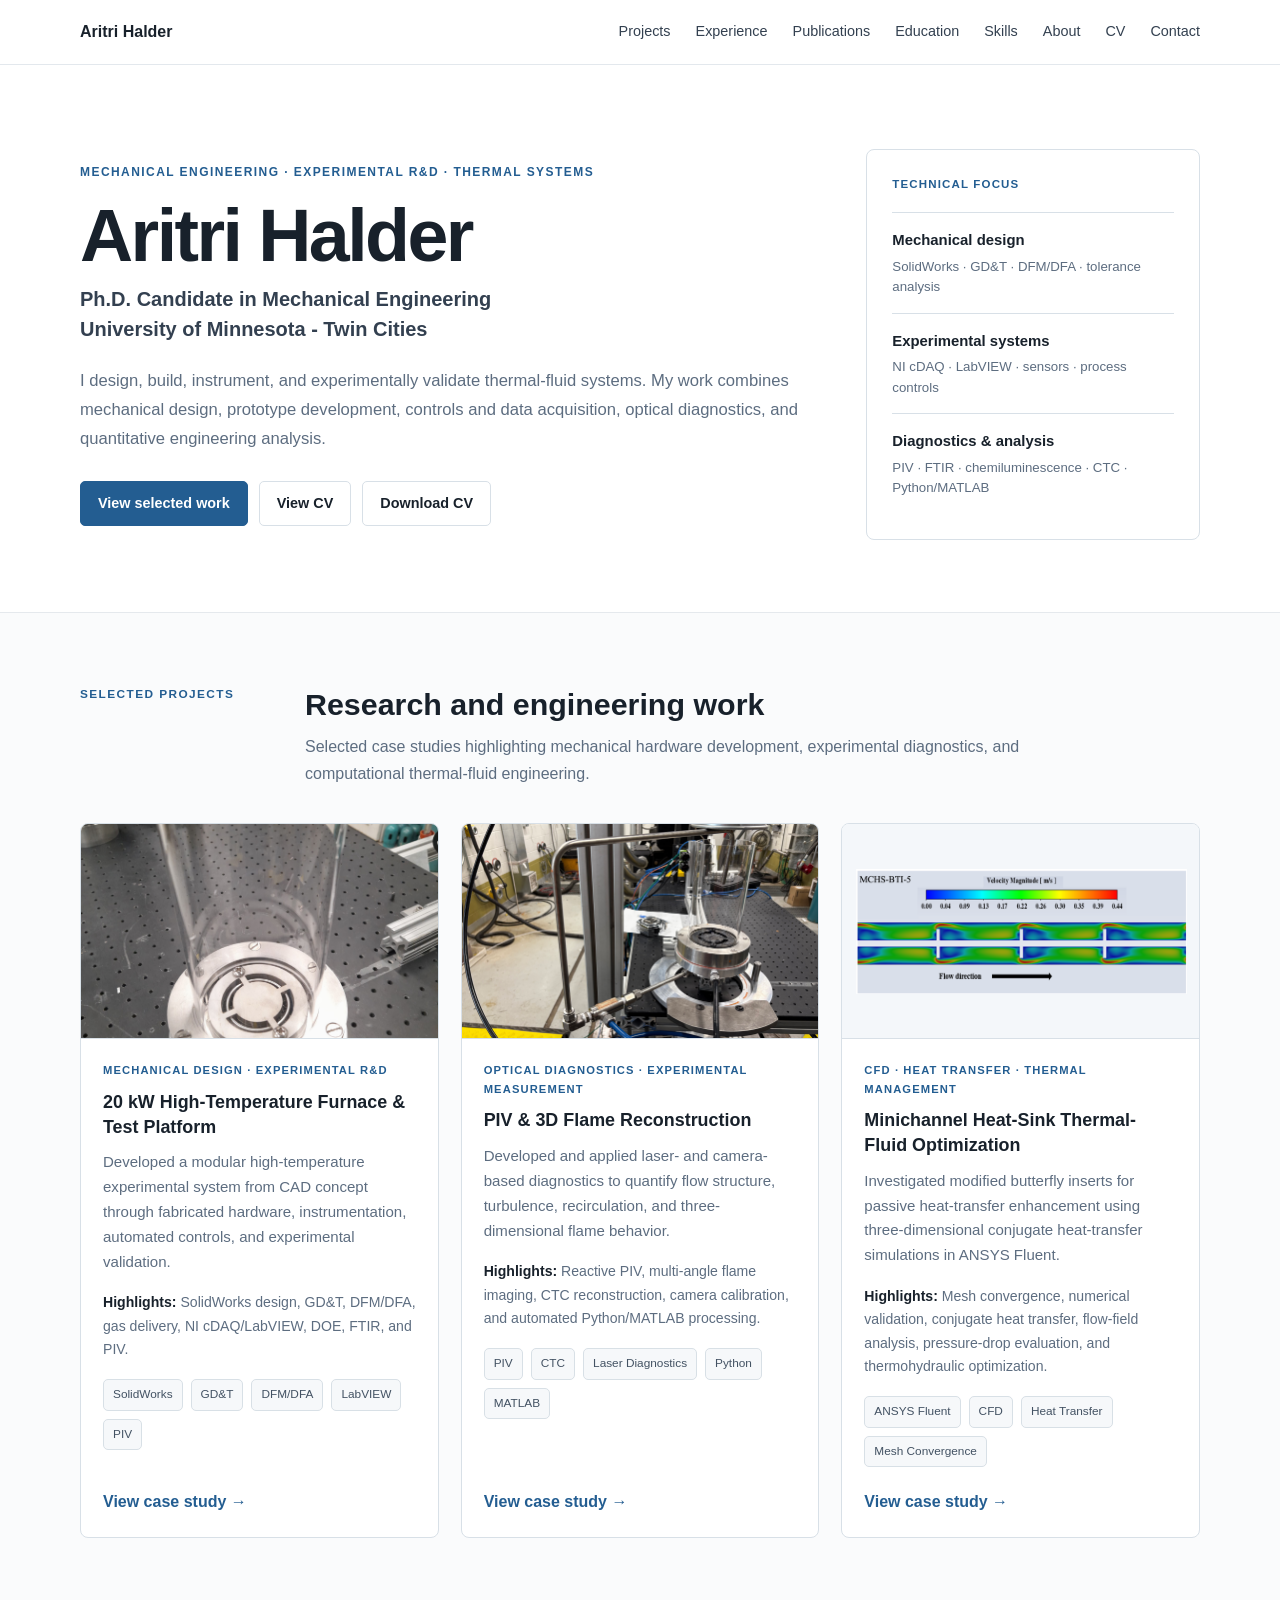
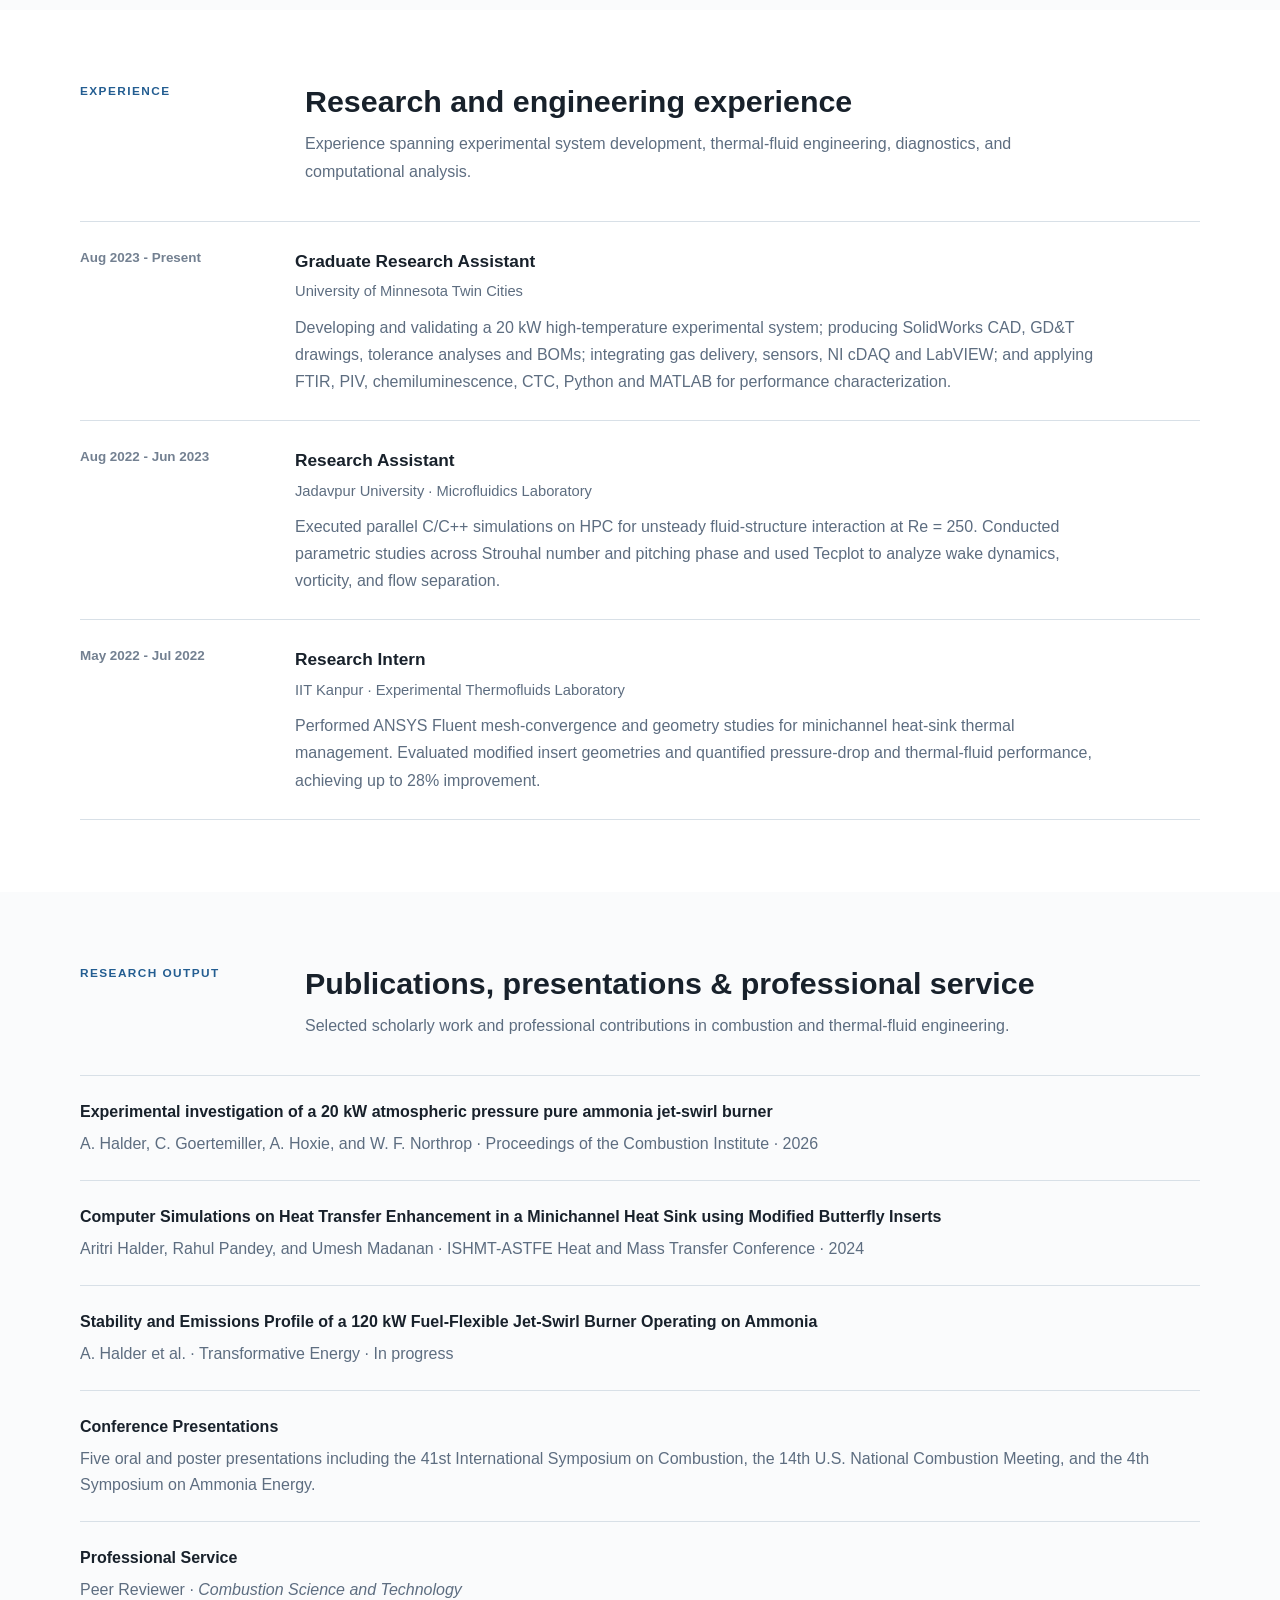
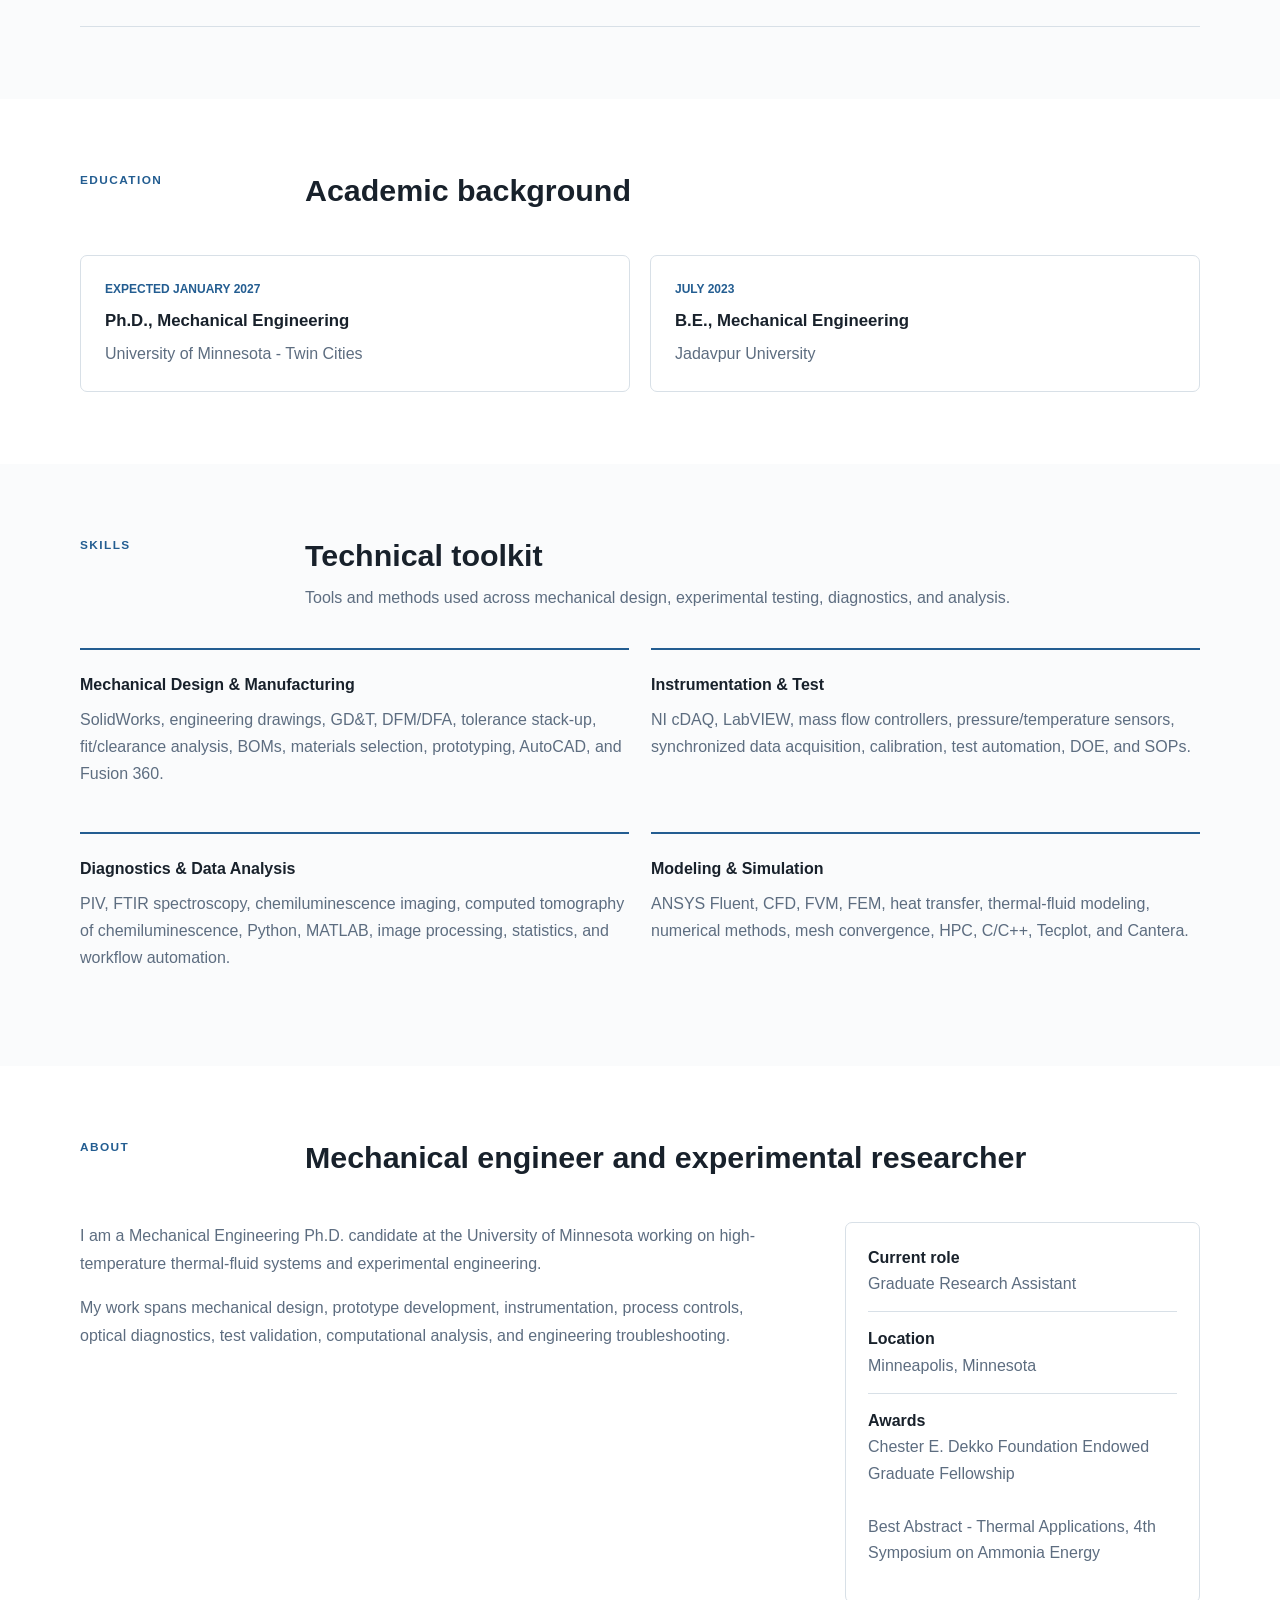
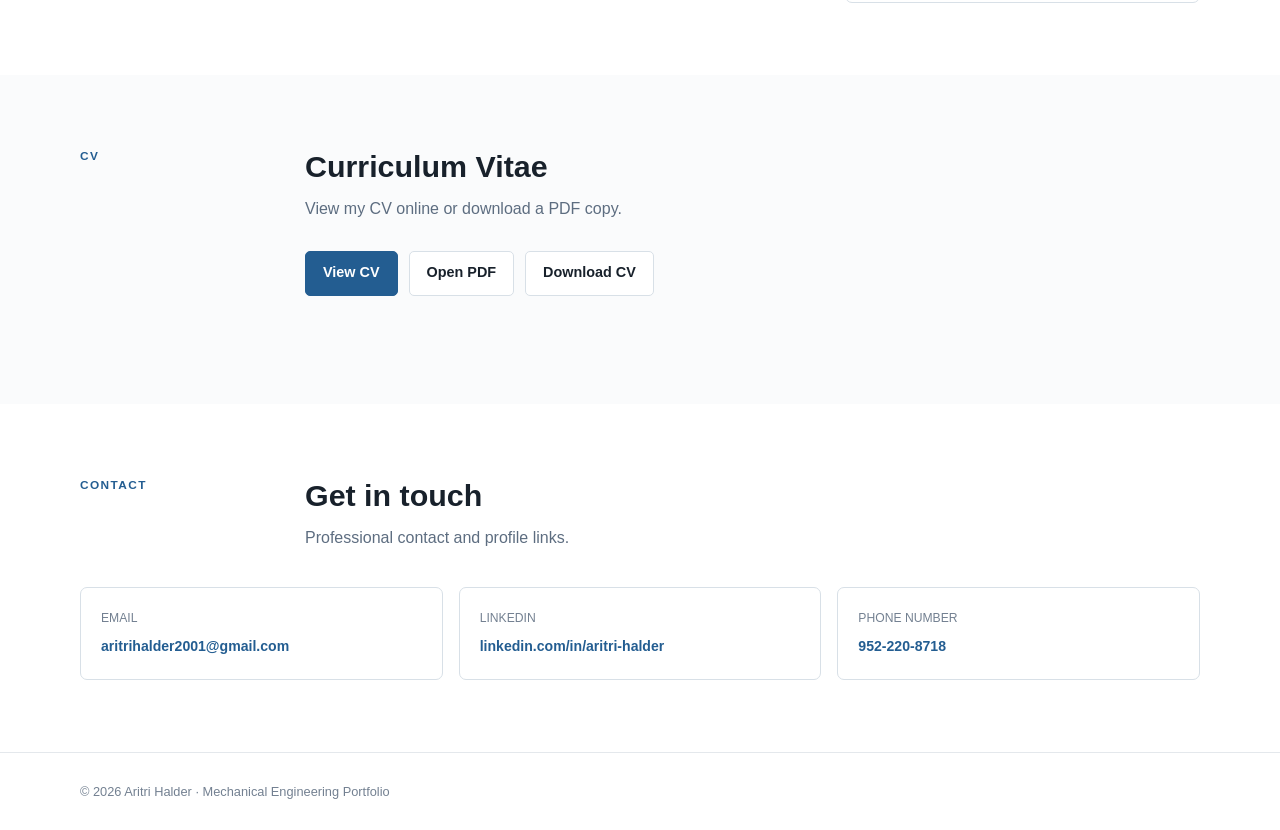
<file: index.html>
<!doctype html>

<html lang="en">

<head>

  <meta charset="utf-8">

  <meta
    name="viewport"
    content="width=device-width, initial-scale=1">

  <meta
    name="description"
    content="Aritri Halder - Mechanical Engineer and Ph.D. candidate working on thermal systems, experimental R&D, prototype development, test and validation, optical diagnostics, and engineering data analysis.">

  <title>
    Aritri Halder | Mechanical Engineer & Researcher
  </title>

  <link rel="stylesheet" href="styles.css">


  <!--
  ============================================================
  HOMEPAGE-ONLY IMAGE FIX

  This keeps the CFD image fully visible inside the project
  card instead of cropping it.

  It does NOT modify the shared styles.css file.
  ============================================================
  -->

  <style>

    .card-media.cfd-card-image {
      display: flex;
      align-items: center;
      justify-content: center;

      padding: 12px;

      background: #f4f7fa;
    }


    .card-media.cfd-card-image img {
      width: 100%;
      height: 100%;

      object-fit: contain;

      object-position: center;

      display: block;
    }

  </style>

</head>



<body>


<!-- =========================================================
     NAVIGATION
========================================================= -->

<header class="site-header">

  <div class="container nav">

    <a
      class="brand"
      href="index.html">
      Aritri Halder
    </a>


    <nav
      class="nav-links"
      aria-label="Primary navigation">

      <a href="#projects">
        Projects
      </a>

      <a href="#experience">
        Experience
      </a>

      <a href="#publications">
        Publications
      </a>

      <a href="#education">
        Education
      </a>

      <a href="#skills">
        Skills
      </a>

      <a href="#about">
        About
      </a>

      <a href="cv.html">
        CV
      </a>

      <a href="#contact">
        Contact
      </a>

    </nav>

  </div>

</header>



<main>


<!-- =========================================================
     HERO
========================================================= -->

<section
  class="hero"
  id="home">

  <div class="container hero-grid">


    <!-- Left side -->

    <div class="hero-copy">

      <div class="eyebrow">
        Mechanical Engineering · Experimental R&amp;D · Thermal Systems
      </div>


      <h1>
        Aritri Halder
      </h1>


      <h2>
        Ph.D. Candidate in Mechanical Engineering
        <br>
        University of Minnesota - Twin Cities
      </h2>


      <p class="lede">
        I design, build, instrument, and experimentally validate
        thermal-fluid systems. My work combines mechanical design,
        prototype development, controls and data acquisition,
        optical diagnostics, and quantitative engineering analysis.
      </p>


      <div class="button-row">

        <a
          class="btn primary"
          href="#projects">
          View selected work
        </a>


        <a
          class="btn secondary"
          href="cv.html">
          View CV
        </a>


        <a
          class="btn secondary"
          href="Aritri_Halder_CV_Job.pdf"
          download>
          Download CV
        </a>

      </div>

    </div>



    <!-- Right side -->

    <aside
      class="hero-summary"
      aria-label="Technical focus">

      <div class="hero-summary-label">
        Technical Focus
      </div>


      <div class="hero-summary-item">

        <strong>
          Mechanical design
        </strong>

        <span>
          SolidWorks · GD&amp;T · DFM/DFA · tolerance analysis
        </span>

      </div>



      <div class="hero-summary-item">

        <strong>
          Experimental systems
        </strong>

        <span>
          NI cDAQ · LabVIEW · sensors · process controls
        </span>

      </div>



      <div class="hero-summary-item">

        <strong>
          Diagnostics &amp; analysis
        </strong>

        <span>
          PIV · FTIR · chemiluminescence · CTC · Python/MATLAB
        </span>

      </div>

    </aside>


  </div>

</section>



<!-- =========================================================
     SELECTED PROJECTS
========================================================= -->

<section id="projects">

  <div class="container">


    <div class="section-head">

      <div class="section-kicker">
        Selected Projects
      </div>


      <div>

        <h2 class="section-title">
          Research and engineering work
        </h2>

        <p class="section-intro">
          Selected case studies highlighting mechanical hardware development,
          experimental diagnostics, and computational thermal-fluid engineering.
        </p>

      </div>

    </div>



    <div class="project-grid">


      <!-- ===================================================
           PROJECT 1
           20 kW BURNER
      ==================================================== -->

      <article class="card">

        <a
          class="card-media"
          href="project-20kw-furnace.html"
          aria-label="View 20 kW burner project">

          <img
            src="Jet-swirl%20burner%20with%20Quartz%20tube.jpeg"
            alt="Assembled 20 kW jet-swirl burner with quartz optical tube">

        </a>


        <div class="card-body">

          <div class="card-kicker">
            Mechanical Design · Experimental R&amp;D
          </div>


          <h3>
            20 kW High-Temperature Furnace &amp; Test Platform
          </h3>


          <p>
            Developed a modular high-temperature experimental system
            from CAD concept through fabricated hardware, instrumentation,
            automated controls, and experimental validation.
          </p>


          <div class="project-highlight">

            <strong>
              Highlights:
            </strong>

            SolidWorks design, GD&amp;T, DFM/DFA, gas delivery,
            NI cDAQ/LabVIEW, DOE, FTIR, and PIV.

          </div>


          <div class="tags">

            <span class="tag">
              SolidWorks
            </span>

            <span class="tag">
              GD&amp;T
            </span>

            <span class="tag">
              DFM/DFA
            </span>

            <span class="tag">
              LabVIEW
            </span>

            <span class="tag">
              PIV
            </span>

          </div>


          <a
            class="card-link"
            href="project-20kw-furnace.html">
            View case study →
          </a>

        </div>

      </article>



      <!-- ===================================================
           PROJECT 2
           PIV + CTC
      ==================================================== -->

      <article class="card">

        <a
          class="card-media"
          href="project-ct-system.html"
          aria-label="View optical diagnostics project">

          <img
            src="CTC-setup-actual.jpeg"
            alt="Computed tomography and optical diagnostics experimental setup">

        </a>


        <div class="card-body">

          <div class="card-kicker">
            Optical Diagnostics · Experimental Measurement
          </div>


          <h3>
            PIV &amp; 3D Flame Reconstruction
          </h3>


          <p>
            Developed and applied laser- and camera-based diagnostics
            to quantify flow structure, turbulence, recirculation,
            and three-dimensional flame behavior.
          </p>


          <div class="project-highlight">

            <strong>
              Highlights:
            </strong>

            Reactive PIV, multi-angle flame imaging, CTC reconstruction,
            camera calibration, and automated Python/MATLAB processing.

          </div>


          <div class="tags">

            <span class="tag">
              PIV
            </span>

            <span class="tag">
              CTC
            </span>

            <span class="tag">
              Laser Diagnostics
            </span>

            <span class="tag">
              Python
            </span>

            <span class="tag">
              MATLAB
            </span>

          </div>


          <a
            class="card-link"
            href="project-ct-system.html">
            View case study →
          </a>

        </div>

      </article>



      <!-- ===================================================
           PROJECT 3
           MINICHANNEL CFD

           NOTE:
           Filename is case-sensitive:
           Velocity-5.png
      ==================================================== -->

      <article class="card">

        <a
          class="card-media cfd-card-image"
          href="project-minichannel.html"
          aria-label="View minichannel CFD project">

          <img
            src="Velocity-5.png"
            alt="ANSYS Fluent velocity contour for the 5 mm pitch modified butterfly-insert minichannel">

        </a>


        <div class="card-body">

          <div class="card-kicker">
            CFD · Heat Transfer · Thermal Management
          </div>


          <h3>
            Minichannel Heat-Sink Thermal-Fluid Optimization
          </h3>


          <p>
            Investigated modified butterfly inserts for passive
            heat-transfer enhancement using three-dimensional
            conjugate heat-transfer simulations in ANSYS Fluent.
          </p>


          <div class="project-highlight">

            <strong>
              Highlights:
            </strong>

            Mesh convergence, numerical validation, conjugate heat transfer,
            flow-field analysis, pressure-drop evaluation, and
            thermohydraulic optimization.

          </div>


          <div class="tags">

            <span class="tag">
              ANSYS Fluent
            </span>

            <span class="tag">
              CFD
            </span>

            <span class="tag">
              Heat Transfer
            </span>

            <span class="tag">
              Mesh Convergence
            </span>

          </div>


          <a
            class="card-link"
            href="project-minichannel.html">
            View case study →
          </a>

        </div>

      </article>


    </div>

  </div>

</section>



<!-- =========================================================
     EXPERIENCE
========================================================= -->

<section id="experience">

  <div class="container">


    <div class="section-head">

      <div class="section-kicker">
        Experience
      </div>


      <div>

        <h2 class="section-title">
          Research and engineering experience
        </h2>

        <p class="section-intro">
          Experience spanning experimental system development,
          thermal-fluid engineering, diagnostics, and computational analysis.
        </p>

      </div>

    </div>



    <div class="timeline">


      <!-- University of Minnesota -->

      <div class="timeline-item">

        <div class="timeline-date">
          Aug 2023 - Present
        </div>


        <div>

          <h3>
            Graduate Research Assistant
          </h3>

          <h4>
            University of Minnesota Twin Cities
          </h4>

          <p>
            Developing and validating a 20 kW high-temperature experimental
            system; producing SolidWorks CAD, GD&amp;T drawings, tolerance
            analyses and BOMs; integrating gas delivery, sensors, NI cDAQ
            and LabVIEW; and applying FTIR, PIV, chemiluminescence, CTC,
            Python and MATLAB for performance characterization.
          </p>

        </div>

      </div>



      <!-- Jadavpur -->

      <div class="timeline-item">

        <div class="timeline-date">
          Aug 2022 - Jun 2023
        </div>


        <div>

          <h3>
            Research Assistant
          </h3>

          <h4>
            Jadavpur University · Microfluidics Laboratory
          </h4>

          <p>
            Executed parallel C/C++ simulations on HPC for unsteady
            fluid-structure interaction at Re = 250. Conducted parametric
            studies across Strouhal number and pitching phase and used
            Tecplot to analyze wake dynamics, vorticity, and flow separation.
          </p>

        </div>

      </div>



      <!-- IIT Kanpur -->

      <div class="timeline-item">

        <div class="timeline-date">
          May 2022 - Jul 2022
        </div>


        <div>

          <h3>
            Research Intern
          </h3>

          <h4>
            IIT Kanpur · Experimental Thermofluids Laboratory
          </h4>

          <p>
            Performed ANSYS Fluent mesh-convergence and geometry studies
            for minichannel heat-sink thermal management. Evaluated modified
            insert geometries and quantified pressure-drop and thermal-fluid
            performance, achieving up to 28% improvement.
          </p>

        </div>

      </div>


    </div>

  </div>

</section>



<!-- =========================================================
     PUBLICATIONS
========================================================= -->

<section id="publications">

  <div class="container">


    <div class="section-head">

      <div class="section-kicker">
        Research Output
      </div>


      <div>

        <h2 class="section-title">
          Publications, presentations &amp; professional service
        </h2>

        <p class="section-intro">
          Selected scholarly work and professional contributions in
          combustion and thermal-fluid engineering.
        </p>

      </div>

    </div>



    <div class="pub-list">


      <!-- Publication 1 -->

      <div class="pub">

        <div class="pub-title">
          Experimental investigation of a 20 kW atmospheric pressure
          pure ammonia jet-swirl burner
        </div>

        <div class="pub-meta">
          A. Halder, C. Goertemiller, A. Hoxie, and W. F. Northrop ·
          Proceedings of the Combustion Institute · 2026
        </div>

      </div>



      <!-- Publication 2 -->

      <div class="pub">

        <div class="pub-title">
          Computer Simulations on Heat Transfer Enhancement in a
          Minichannel Heat Sink using Modified Butterfly Inserts
        </div>

        <div class="pub-meta">
          Aritri Halder, Rahul Pandey, and Umesh Madanan ·
          ISHMT-ASTFE Heat and Mass Transfer Conference · 2024
        </div>

      </div>



      <!-- In progress -->

      <div class="pub">

        <div class="pub-title">
          Stability and Emissions Profile of a 120 kW Fuel-Flexible
          Jet-Swirl Burner Operating on Ammonia
        </div>

        <div class="pub-meta">
          A. Halder et al. · Transformative Energy · In progress
        </div>

      </div>



      <!-- Presentations -->

      <div class="pub">

        <div class="pub-title">
          Conference Presentations
        </div>

        <div class="pub-meta">
          Five oral and poster presentations including the 41st International
          Symposium on Combustion, the 14th U.S. National Combustion Meeting,
          and the 4th Symposium on Ammonia Energy.
        </div>

      </div>



      <!-- Service -->

      <div class="pub">

        <div class="pub-title">
          Professional Service
        </div>

        <div class="pub-meta">
          Peer Reviewer · <em>Combustion Science and Technology</em>
        </div>

      </div>


    </div>

  </div>

</section>



<!-- =========================================================
     EDUCATION
========================================================= -->

<section id="education">

  <div class="container">


    <div class="section-head">

      <div class="section-kicker">
        Education
      </div>


      <div>

        <h2 class="section-title">
          Academic background
        </h2>

      </div>

    </div>



    <div class="education-grid">


      <div class="education-card">

        <div class="education-date">
          Expected January 2027
        </div>

        <h3>
          Ph.D., Mechanical Engineering
        </h3>

        <p>
          University of Minnesota - Twin Cities
        </p>

      </div>



      <div class="education-card">

        <div class="education-date">
          July 2023
        </div>

        <h3>
          B.E., Mechanical Engineering
        </h3>

        <p>
          Jadavpur University
        </p>

      </div>


    </div>

  </div>

</section>



<!-- =========================================================
     SKILLS
========================================================= -->

<section id="skills">

  <div class="container">


    <div class="section-head">

      <div class="section-kicker">
        Skills
      </div>


      <div>

        <h2 class="section-title">
          Technical toolkit
        </h2>

        <p class="section-intro">
          Tools and methods used across mechanical design,
          experimental testing, diagnostics, and analysis.
        </p>

      </div>

    </div>



    <div class="skill-groups">


      <div class="skill-group">

        <h3>
          Mechanical Design &amp; Manufacturing
        </h3>

        <p>
          SolidWorks, engineering drawings, GD&amp;T, DFM/DFA,
          tolerance stack-up, fit/clearance analysis, BOMs,
          materials selection, prototyping, AutoCAD, and Fusion 360.
        </p>

      </div>



      <div class="skill-group">

        <h3>
          Instrumentation &amp; Test
        </h3>

        <p>
          NI cDAQ, LabVIEW, mass flow controllers,
          pressure/temperature sensors, synchronized data acquisition,
          calibration, test automation, DOE, and SOPs.
        </p>

      </div>



      <div class="skill-group">

        <h3>
          Diagnostics &amp; Data Analysis
        </h3>

        <p>
          PIV, FTIR spectroscopy, chemiluminescence imaging,
          computed tomography of chemiluminescence,
          Python, MATLAB, image processing, statistics,
          and workflow automation.
        </p>

      </div>



      <div class="skill-group">

        <h3>
          Modeling &amp; Simulation
        </h3>

        <p>
          ANSYS Fluent, CFD, FVM, FEM, heat transfer,
          thermal-fluid modeling, numerical methods,
          mesh convergence, HPC, C/C++, Tecplot, and Cantera.
        </p>

      </div>


    </div>

  </div>

</section>



<!-- =========================================================
     ABOUT
========================================================= -->

<section id="about">

  <div class="container">


    <div class="section-head">

      <div class="section-kicker">
        About
      </div>


      <div>

        <h2 class="section-title">
          Mechanical engineer and experimental researcher
        </h2>

      </div>

    </div>



    <div class="about-grid">


      <div>

        <p>
          I am a Mechanical Engineering Ph.D. candidate at the University
          of Minnesota working on high-temperature thermal-fluid systems
          and experimental engineering.
        </p>

        <p>
          My work spans mechanical design, prototype development,
          instrumentation, process controls, optical diagnostics,
          test validation, computational analysis, and engineering
          troubleshooting.
        </p>

      </div>



      <div class="contact-box">

        <ul class="info-list">


          <li>

            <strong>
              Current role
            </strong>

            <br>

            Graduate Research Assistant

          </li>


          <li>

            <strong>
              Location
            </strong>

            <br>

            Minneapolis, Minnesota

          </li>


          <li>

            <strong>
              Awards
            </strong>

            <br>

            Chester E. Dekko Foundation Endowed Graduate Fellowship

            <br><br>

            Best Abstract - Thermal Applications,
            4th Symposium on Ammonia Energy

          </li>


        </ul>

      </div>


    </div>

  </div>

</section>



<!-- =========================================================
     CV
========================================================= -->

<section id="cv">

  <div class="container">


    <div class="section-head">

      <div class="section-kicker">
        CV
      </div>


      <div>

        <h2 class="section-title">
          Curriculum Vitae
        </h2>

        <p class="section-intro">
          View my CV online or download a PDF copy.
        </p>


        <div class="button-row">

          <a
            class="btn primary"
            href="cv.html">
            View CV
          </a>


          <a
            class="btn secondary"
            href="Aritri_Halder_CV_Job.pdf"
            target="_blank"
            rel="noopener">
            Open PDF
          </a>


          <a
            class="btn secondary"
            href="Aritri_Halder_CV_Job.pdf"
            download>
            Download CV
          </a>

        </div>

      </div>

    </div>

  </div>

</section>



<!-- =========================================================
     CONTACT
========================================================= -->

<section id="contact">

  <div class="container">


    <div class="section-head">

      <div class="section-kicker">
        Contact
      </div>


      <div>

        <h2 class="section-title">
          Get in touch
        </h2>

        <p class="section-intro">
          Professional contact and profile links.
        </p>

      </div>

    </div>



    <div class="contact-grid">


      <a
        class="contact-item"
        href="mailto:aritrihalder2001@gmail.com">

        <span>
          Email
        </span>

        <strong>
          aritrihalder2001@gmail.com
        </strong>

      </a>



      <a
        class="contact-item"
        href="https://www.linkedin.com/in/aritri-halder/"
        target="_blank"
        rel="noopener">

        <span>
          LinkedIn
        </span>

        <strong>
          linkedin.com/in/aritri-halder
        </strong>

      </a>



      <a
        class="contact-item"
        href="tel:+19522208718"
        target="_blank"
        rel="noopener">

        <span>
          Phone number
        </span>

        <strong>
          952-220-8718
        </strong>

      </a>


    </div>

  </div>

</section>


</main>



<!-- =========================================================
     FOOTER
========================================================= -->

<footer class="footer">

  <div class="container">
    © 2026 Aritri Halder · Mechanical Engineering Portfolio
  </div>

</footer>


</body>

</html>
</file>
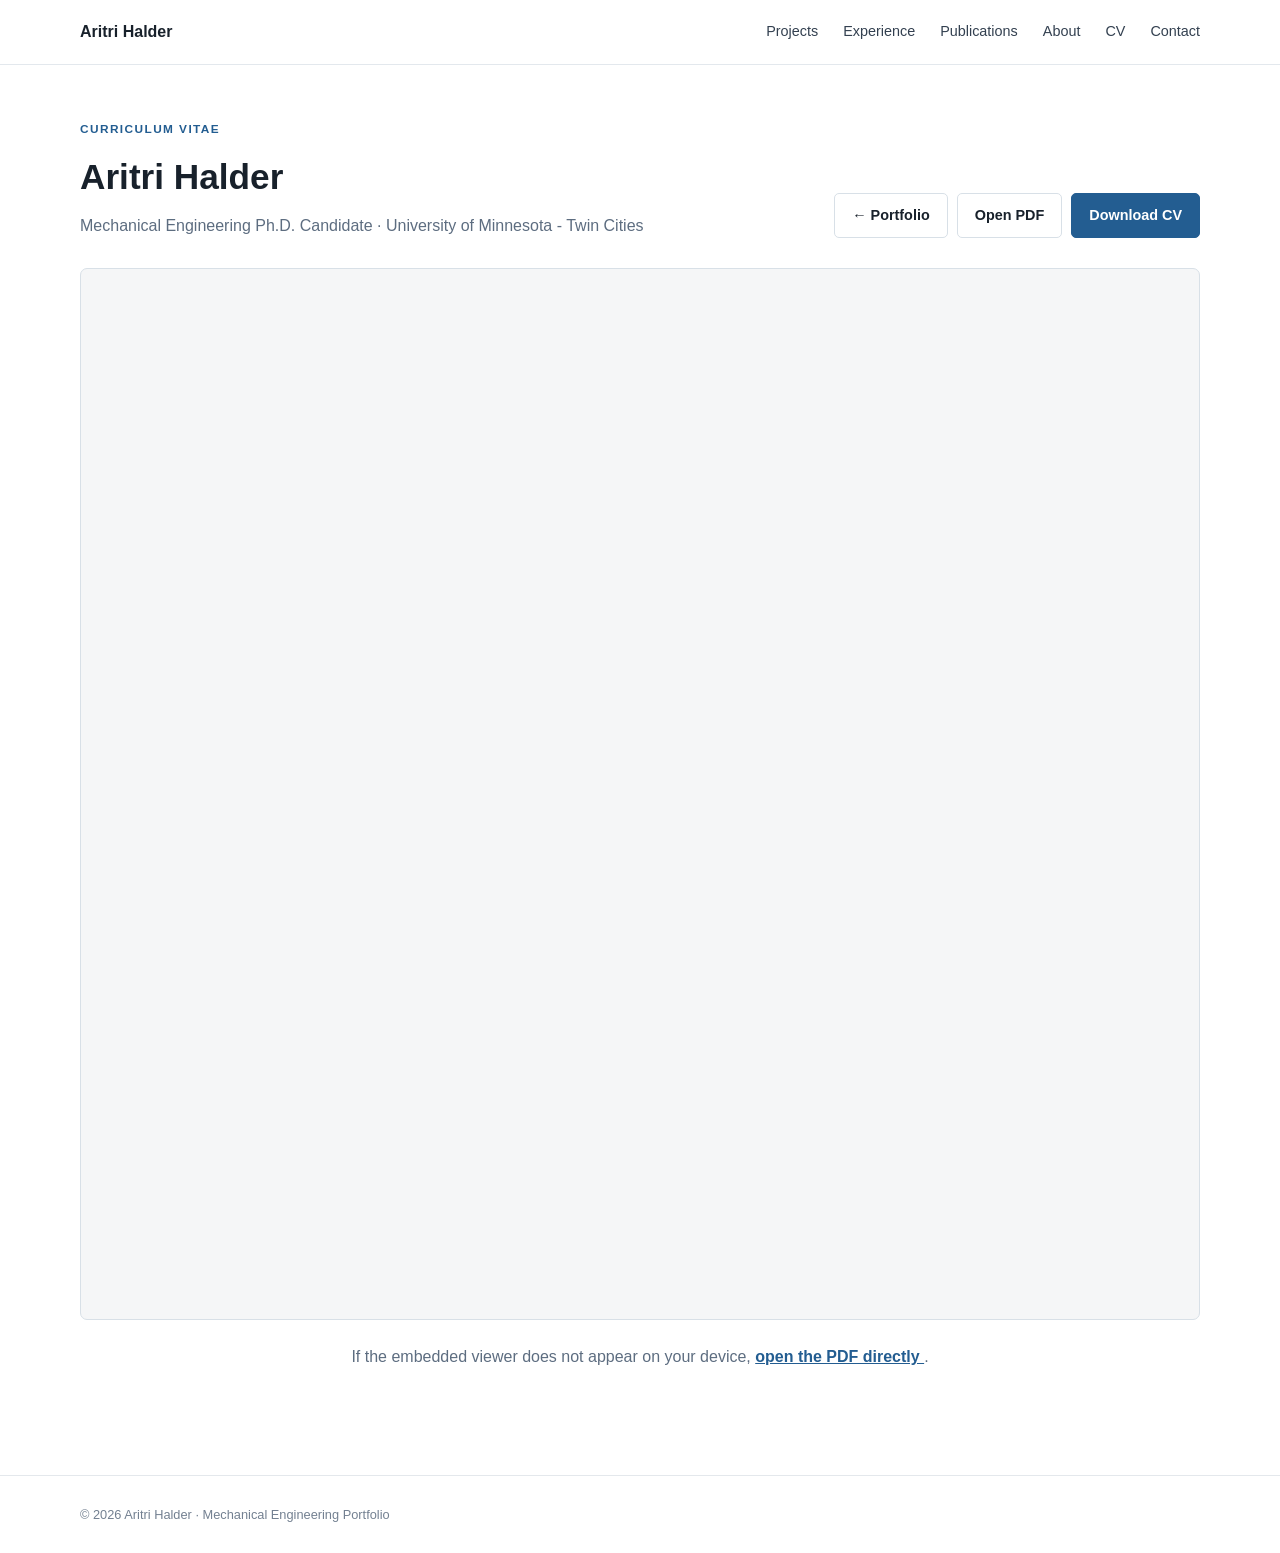
<file: cv.html>
<!DOCTYPE html>

<html lang="en">

<head>

  <meta charset="UTF-8">

  <meta
    name="viewport"
    content="width=device-width, initial-scale=1.0">

  <meta
    name="description"
    content="Curriculum Vitae of Aritri Halder, Mechanical Engineering Ph.D. candidate at the University of Minnesota.">

  <title>
    CV | Aritri Halder
  </title>

  <link rel="stylesheet" href="styles.css">


  <style>

    .cv-page {
      width: min(1120px, calc(100% - 40px));
      margin: 0 auto;
      padding: 55px 0 80px;
    }


    .cv-header {
      display: flex;
      justify-content: space-between;
      align-items: flex-end;

      gap: 30px;

      margin-bottom: 30px;
    }


    .cv-eyebrow {
      margin-bottom: 8px;

      color: var(--accent);

      font-size: 0.74rem;
      font-weight: 700;

      letter-spacing: 0.12em;

      text-transform: uppercase;
    }


    .cv-header h1 {
      margin: 0 0 7px;

      color: var(--text);

      font-size: 2.2rem;
    }


    .cv-header p {
      margin: 0;

      color: var(--body-text);

      line-height: 1.6;
    }


    .cv-actions {
      display: flex;
      flex-wrap: wrap;

      gap: 9px;

      flex-shrink: 0;
    }


    .cv-viewer {
      width: 100%;

      min-height: 1050px;

      overflow: hidden;

      border: 1px solid var(--border);
      border-radius: 7px;

      background: #f5f6f7;
    }


    .cv-viewer iframe {
      width: 100%;
      height: 1050px;

      border: 0;

      display: block;
    }


    .cv-fallback {
      padding: 24px;

      color: var(--body-text);

      text-align: center;
    }


    .cv-fallback a {
      color: var(--accent);
      font-weight: 600;
    }


    @media (max-width: 760px) {

      .cv-page {
        padding-top: 35px;
      }


      .cv-header {
        align-items: flex-start;
        flex-direction: column;
      }


      .cv-viewer,
      .cv-viewer iframe {
        min-height: 750px;
        height: 750px;
      }

    }

  </style>

</head>



<body>


<!-- =========================================================
     NAVIGATION
========================================================= -->

<header class="site-header">

  <div class="container nav">

    <a
      class="brand"
      href="index.html">
      Aritri Halder
    </a>


    <nav
      class="nav-links"
      aria-label="Primary navigation">

      <a href="index.html#projects">
        Projects
      </a>

      <a href="index.html#experience">
        Experience
      </a>

      <a href="index.html#publications">
        Publications
      </a>

      <a href="index.html#about">
        About
      </a>

      <a href="cv.html">
        CV
      </a>

      <a href="index.html#contact">
        Contact
      </a>

    </nav>

  </div>

</header>



<main class="cv-page">


  <header class="cv-header">


    <div>

      <div class="cv-eyebrow">
        Curriculum Vitae
      </div>

      <h1>
        Aritri Halder
      </h1>

      <p>
        Mechanical Engineering Ph.D. Candidate ·
        University of Minnesota - Twin Cities
      </p>

    </div>



    <div class="cv-actions">

      <a
        class="btn secondary"
        href="index.html">
        ← Portfolio
      </a>

      <a
        class="btn secondary"
        href="Aritri_Halder_CV_Job.pdf"
        target="_blank"
        rel="noopener">
        Open PDF
      </a>

      <a
        class="btn primary"
        href="Aritri_Halder_CV_Job.pdf"
        download>
        Download CV
      </a>

    </div>


  </header>



  <div class="cv-viewer">

    <iframe
      src="Aritri_Halder_CV_Job.pdf#view=FitH"
      title="Aritri Halder Curriculum Vitae">

      <div class="cv-fallback">
        Your browser cannot display the PDF inline.
        <a href="Aritri_Halder_CV_Job.pdf">
          Open the CV here.
        </a>
      </div>

    </iframe>

  </div>


  <div class="cv-fallback">

    If the embedded viewer does not appear on your device,
    <a
      href="Aritri_Halder_CV_Job.pdf"
      target="_blank"
      rel="noopener">
      open the PDF directly
    </a>.

  </div>


</main>



<footer class="footer">

  <div class="container">
    © 2026 Aritri Halder · Mechanical Engineering Portfolio
  </div>

</footer>


</body>

</html>
</file>
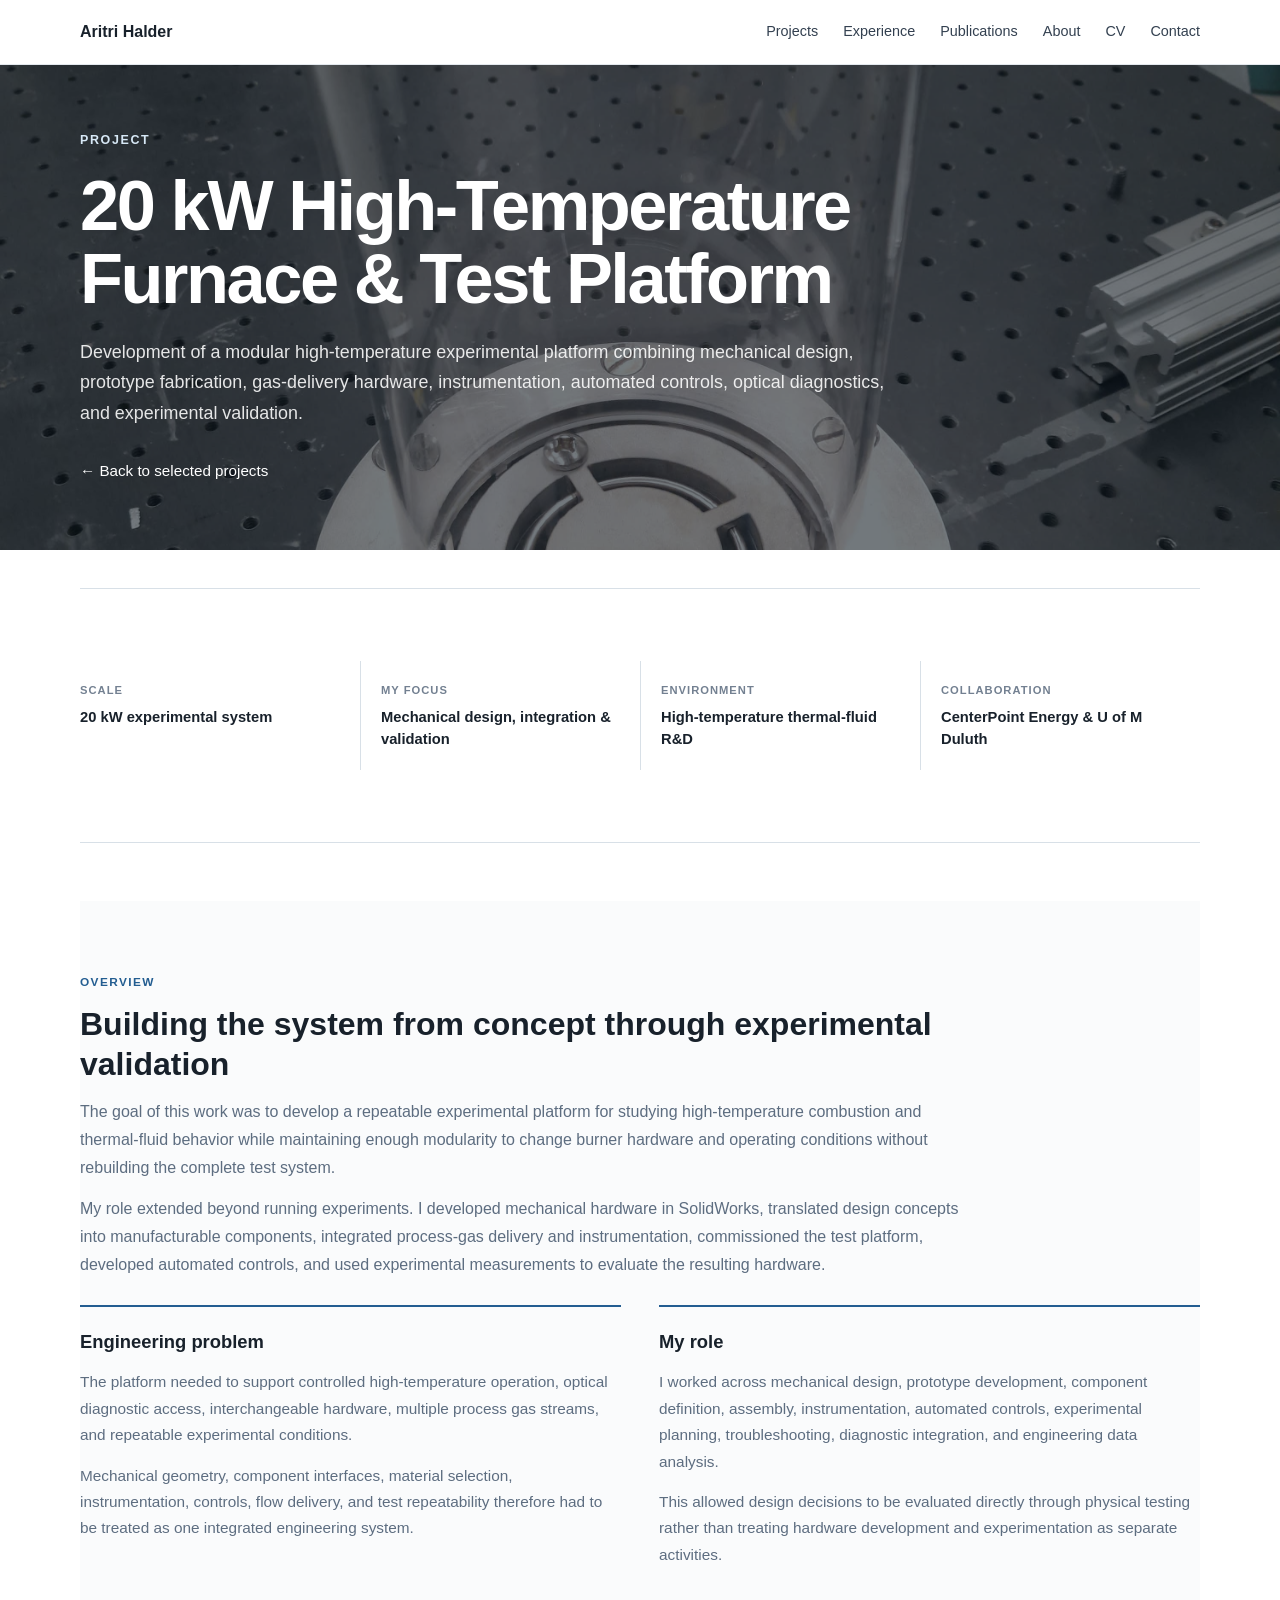
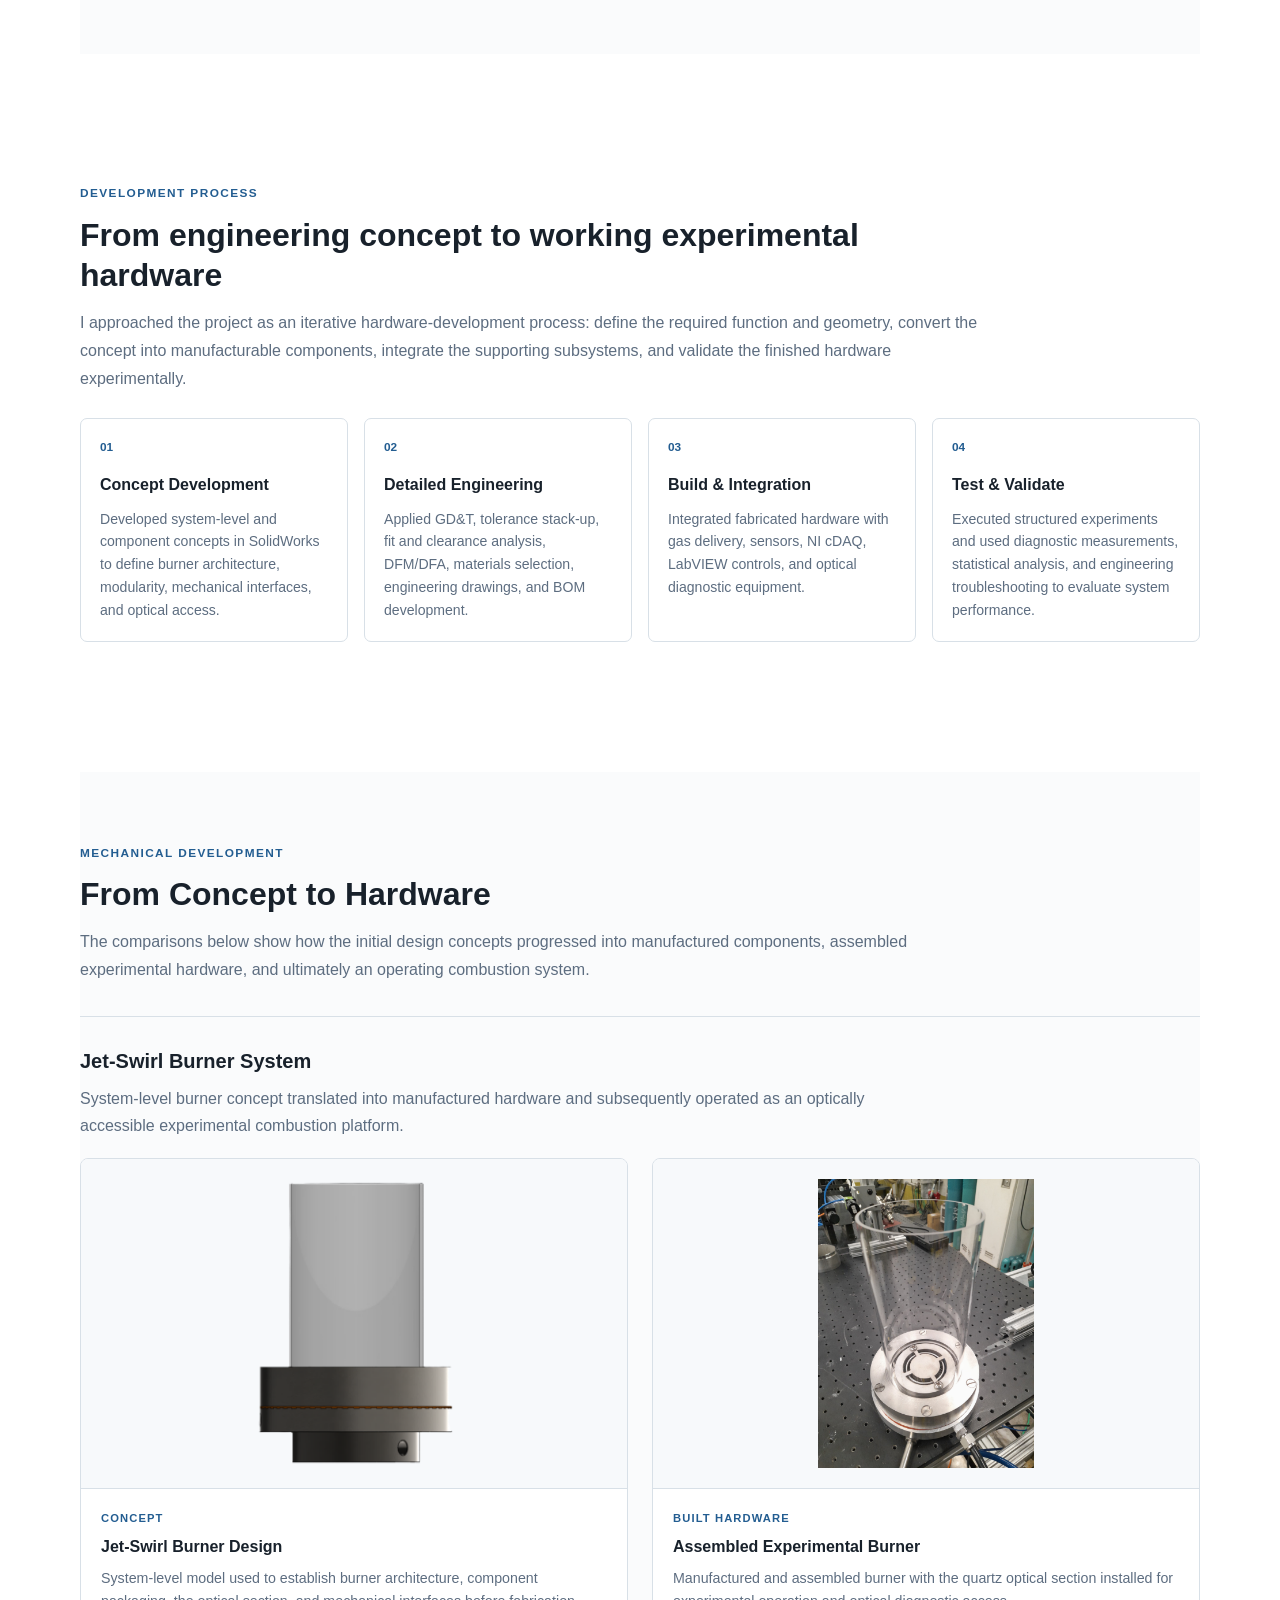
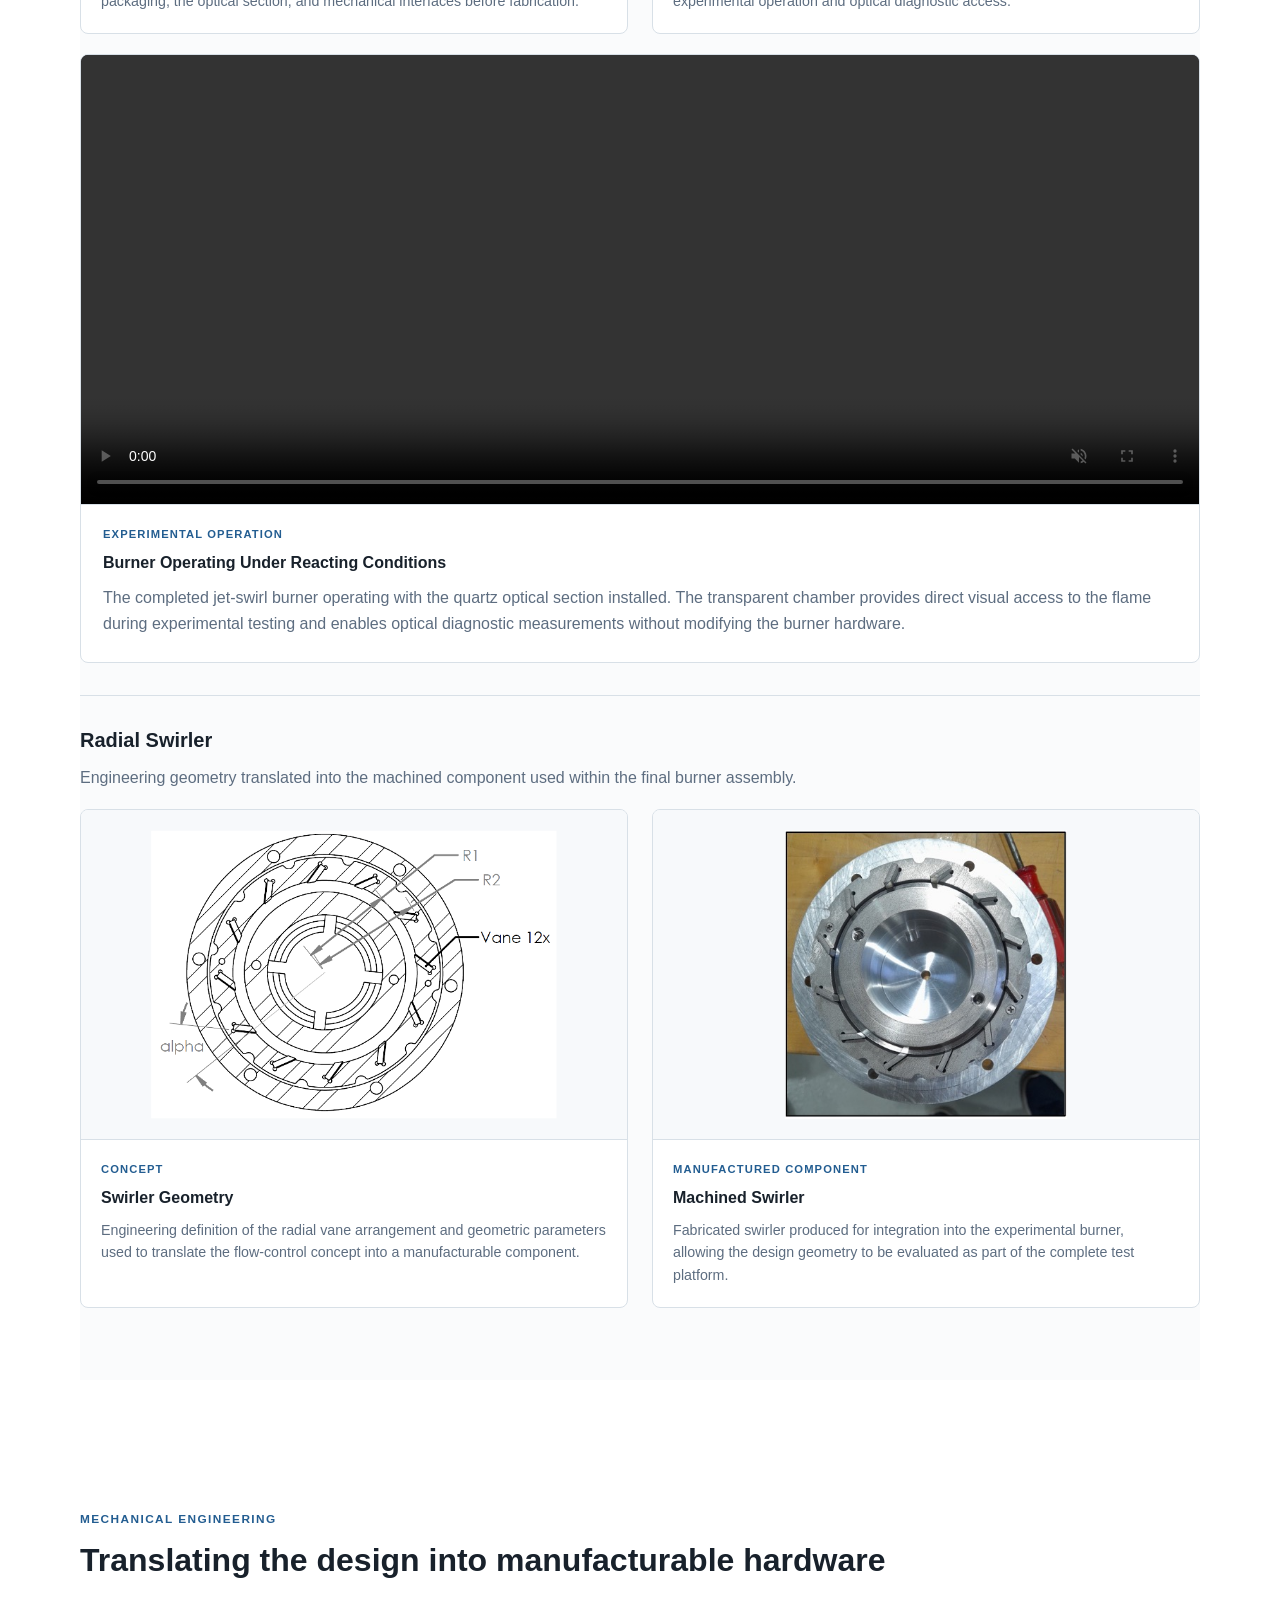
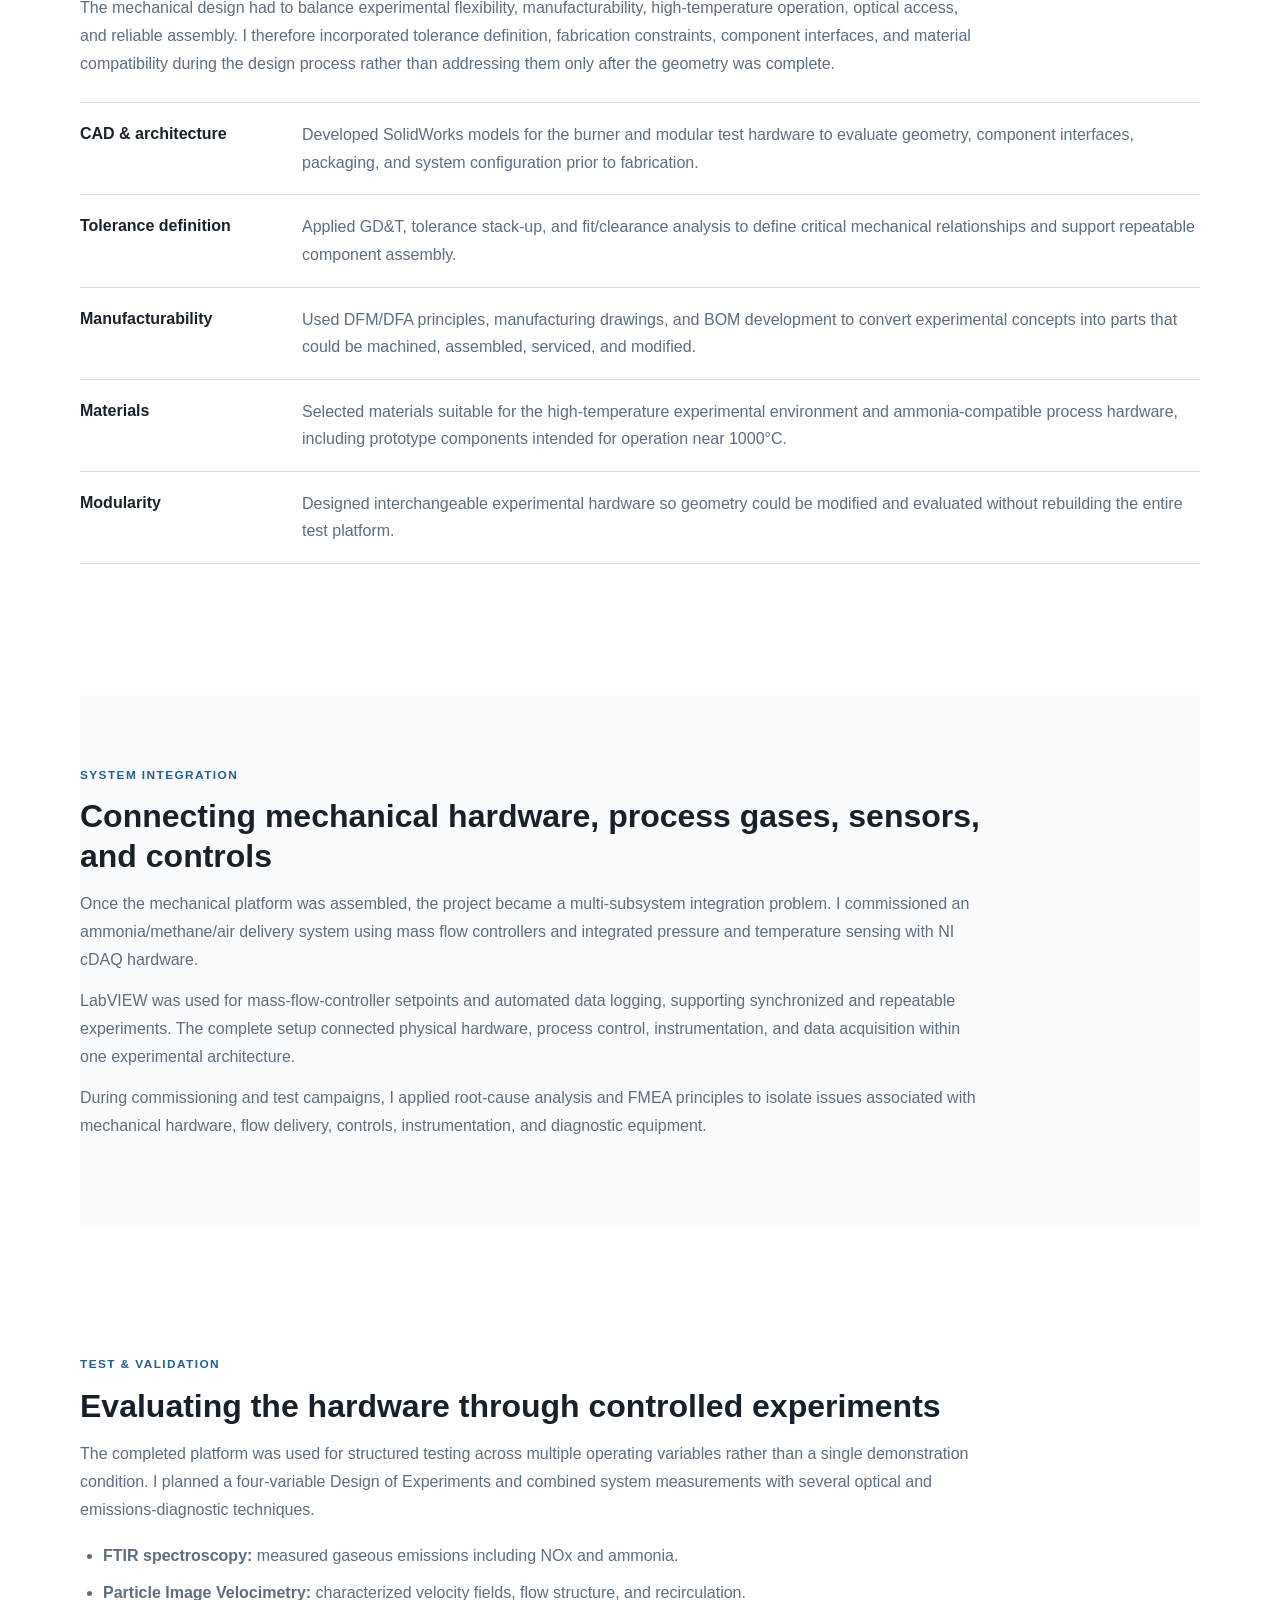
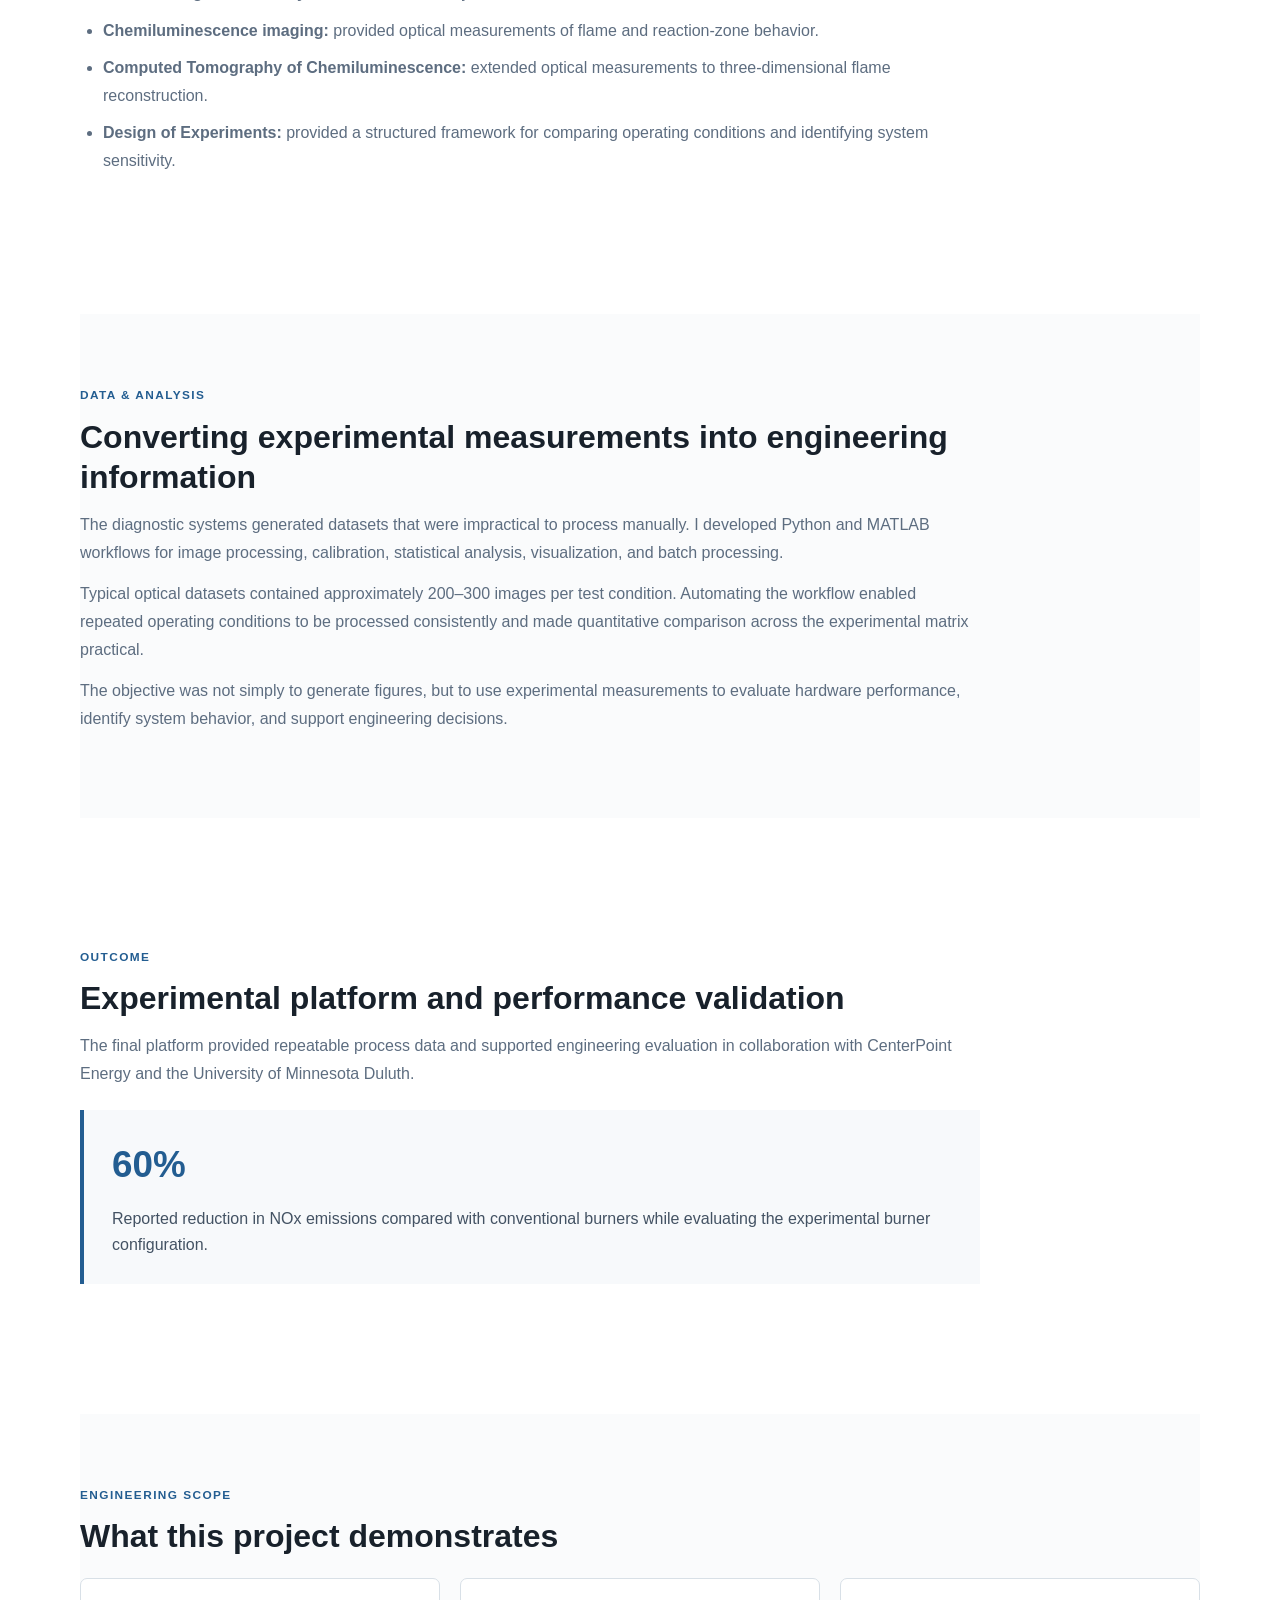
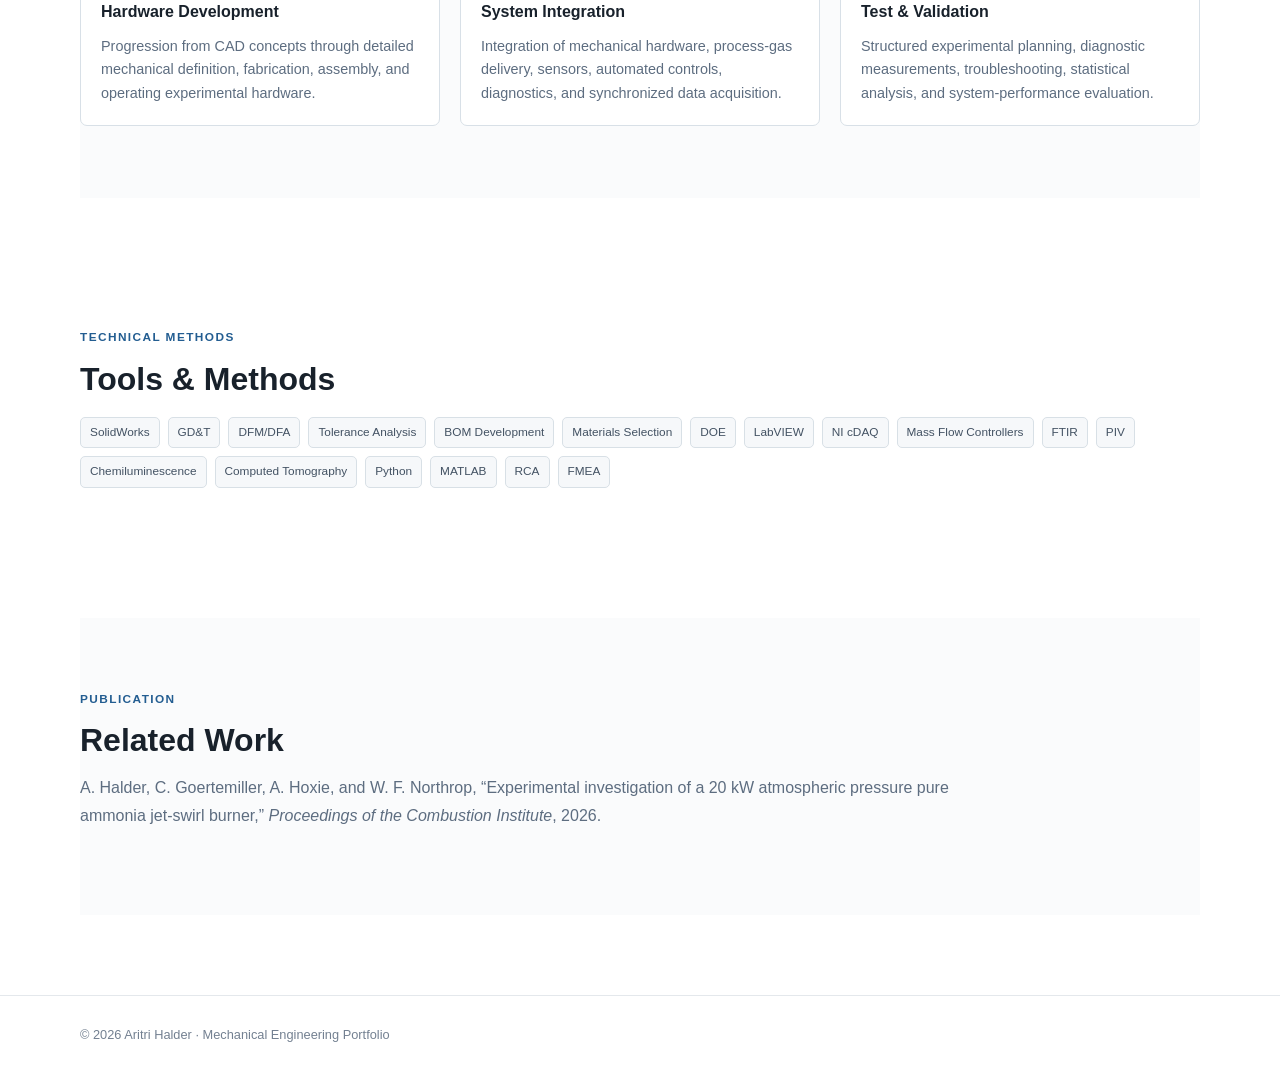
<file: project-20kw-furnace.html>
<!DOCTYPE html>
<html lang="en">

<head>
  <meta charset="UTF-8">

  <meta
    name="viewport"
    content="width=device-width, initial-scale=1.0">

  <meta
    name="description"
    content="20 kW high-temperature experimental burner development project by Aritri Halder, including mechanical design, prototype development, instrumentation, controls, diagnostics, and experimental validation.">

  <title>
    20 kW High-Temperature Furnace & Test Platform | Aritri Halder
  </title>

  <link rel="stylesheet" href="styles.css">

</head>


<body>


<!-- =========================================================
     NAVIGATION
========================================================= -->

<header class="site-header">

  <div class="container nav">

    <a
      class="brand"
      href="index.html">
      Aritri Halder
    </a>

    <nav
      class="nav-links"
      aria-label="Primary navigation">

      <a href="index.html#projects">
        Projects
      </a>

      <a href="index.html#experience">
        Experience
      </a>

      <a href="index.html#publications">
        Publications
      </a>

      <a href="index.html#about">
        About
      </a>

      <a href="cv.html">
        CV
      </a>

      <a href="index.html#contact">
        Contact
      </a>

    </nav>

  </div>

</header>



<!-- =========================================================
     VIDEO HERO
========================================================= -->

<header class="video-project-hero">

  <video
    class="video-project-hero__video"
    autoplay
    muted
    loop
    playsinline
    preload="metadata"
    poster="Jet-swirl%20burner%20with%20Quartz%20tube.jpeg">

    <source
      src="pure-methane-combustion.mp4"
      type="video/mp4">

    Your browser does not support HTML5 video.

  </video>


  <div class="video-project-hero__overlay"></div>


  <div class="video-project-hero__content">

    <div class="project-label">
      Project
    </div>

    <h1>
      20 kW High-Temperature Furnace &amp; Test Platform
    </h1>

    <p class="hero-project-summary">
      Development of a modular high-temperature experimental platform
      combining mechanical design, prototype fabrication, gas-delivery
      hardware, instrumentation, automated controls, optical diagnostics,
      and experimental validation.
    </p>

    <a
      href="index.html#projects"
      class="video-project-hero__back">
      ← Back to selected projects
    </a>

  </div>

</header>



<!-- =========================================================
     MAIN CONTENT
========================================================= -->

<main class="project-page">


<!-- =========================================================
     QUICK FACTS
========================================================= -->

<section class="project-facts">

  <div class="project-fact">

    <span class="project-fact-label">
      Scale
    </span>

    <span class="project-fact-value">
      20 kW experimental system
    </span>

  </div>


  <div class="project-fact">

    <span class="project-fact-label">
      My Focus
    </span>

    <span class="project-fact-value">
      Mechanical design, integration &amp; validation
    </span>

  </div>


  <div class="project-fact">

    <span class="project-fact-label">
      Environment
    </span>

    <span class="project-fact-value">
      High-temperature thermal-fluid R&amp;D
    </span>

  </div>


  <div class="project-fact">

    <span class="project-fact-label">
      Collaboration
    </span>

    <span class="project-fact-value">
      CenterPoint Energy &amp; U of M Duluth
    </span>

  </div>

</section>



<!-- =========================================================
     OVERVIEW
========================================================= -->

<section class="project-section">

  <div class="section-eyebrow">
    Overview
  </div>

  <h2>
    Building the system from concept through experimental validation
  </h2>

  <p>
    The goal of this work was to develop a repeatable experimental platform
    for studying high-temperature combustion and thermal-fluid behavior while
    maintaining enough modularity to change burner hardware and operating
    conditions without rebuilding the complete test system.
  </p>

  <p>
    My role extended beyond running experiments. I developed mechanical
    hardware in SolidWorks, translated design concepts into manufacturable
    components, integrated process-gas delivery and instrumentation,
    commissioned the test platform, developed automated controls, and used
    experimental measurements to evaluate the resulting hardware.
  </p>


  <div class="two-column-text">

    <div class="text-panel">

      <h3>
        Engineering problem
      </h3>

      <p>
        The platform needed to support controlled high-temperature operation,
        optical diagnostic access, interchangeable hardware, multiple process
        gas streams, and repeatable experimental conditions.
      </p>

      <p>
        Mechanical geometry, component interfaces, material selection,
        instrumentation, controls, flow delivery, and test repeatability
        therefore had to be treated as one integrated engineering system.
      </p>

    </div>


    <div class="text-panel">

      <h3>
        My role
      </h3>

      <p>
        I worked across mechanical design, prototype development, component
        definition, assembly, instrumentation, automated controls,
        experimental planning, troubleshooting, diagnostic integration,
        and engineering data analysis.
      </p>

      <p>
        This allowed design decisions to be evaluated directly through
        physical testing rather than treating hardware development and
        experimentation as separate activities.
      </p>

    </div>

  </div>

</section>



<!-- =========================================================
     DEVELOPMENT PROCESS
========================================================= -->

<section class="project-section">

  <div class="section-eyebrow">
    Development Process
  </div>

  <h2>
    From engineering concept to working experimental hardware
  </h2>

  <p>
    I approached the project as an iterative hardware-development process:
    define the required function and geometry, convert the concept into
    manufacturable components, integrate the supporting subsystems, and
    validate the finished hardware experimentally.
  </p>


  <div class="process-grid">

    <div class="process-step">

      <span class="process-number">
        01
      </span>

      <h3>
        Concept Development
      </h3>

      <p>
        Developed system-level and component concepts in SolidWorks to define
        burner architecture, modularity, mechanical interfaces, and optical
        access.
      </p>

    </div>


    <div class="process-step">

      <span class="process-number">
        02
      </span>

      <h3>
        Detailed Engineering
      </h3>

      <p>
        Applied GD&amp;T, tolerance stack-up, fit and clearance analysis,
        DFM/DFA, materials selection, engineering drawings, and BOM
        development.
      </p>

    </div>


    <div class="process-step">

      <span class="process-number">
        03
      </span>

      <h3>
        Build &amp; Integration
      </h3>

      <p>
        Integrated fabricated hardware with gas delivery, sensors,
        NI cDAQ, LabVIEW controls, and optical diagnostic equipment.
      </p>

    </div>


    <div class="process-step">

      <span class="process-number">
        04
      </span>

      <h3>
        Test &amp; Validate
      </h3>

      <p>
        Executed structured experiments and used diagnostic measurements,
        statistical analysis, and engineering troubleshooting to evaluate
        system performance.
      </p>

    </div>

  </div>

</section>



<!-- =========================================================
     CONCEPT TO HARDWARE
========================================================= -->

<section
  class="project-section"
  id="concept-hardware">

  <div class="section-eyebrow">
    Mechanical Development
  </div>

  <h2>
    From Concept to Hardware
  </h2>

  <p>
    The comparisons below show how the initial design concepts progressed
    into manufactured components, assembled experimental hardware, and
    ultimately an operating combustion system.
  </p>



  <!-- =======================================================
       JET-SWIRL BURNER SYSTEM
  ======================================================== -->

  <div class="evolution-block">

    <div class="evolution-heading">

      <h3>
        Jet-Swirl Burner System
      </h3>

      <p>
        System-level burner concept translated into manufactured hardware
        and subsequently operated as an optically accessible experimental
        combustion platform.
      </p>

    </div>



    <!-- Concept + Built Hardware -->

    <div class="comparison-grid">


      <!-- Concept -->

      <figure class="comparison-card">

        <div class="comparison-media">

          <img
            src="Concept_JSB.png"
            alt="Jet-swirl burner SolidWorks concept model">

        </div>

        <figcaption class="comparison-caption">

          <span class="comparison-type">
            Concept
          </span>

          <h4>
            Jet-Swirl Burner Design
          </h4>

          <p>
            System-level model used to establish burner architecture,
            component packaging, the optical section, and mechanical
            interfaces before fabrication.
          </p>

        </figcaption>

      </figure>



      <!-- Built Hardware -->

      <figure class="comparison-card">

        <div class="comparison-media">

          <img
            src="Jet-swirl%20burner%20with%20Quartz%20tube.jpeg"
            alt="Assembled jet-swirl burner with quartz optical tube">

        </div>

        <figcaption class="comparison-caption">

          <span class="comparison-type">
            Built Hardware
          </span>

          <h4>
            Assembled Experimental Burner
          </h4>

          <p>
            Manufactured and assembled burner with the quartz optical
            section installed for experimental operation and optical
            diagnostic access.
          </p>

        </figcaption>

      </figure>

    </div>



    <!-- =====================================================
         OPERATING BURNER VIDEO

         IMPORTANT:
         GitHub filename is Burner-emission.mp4
         with a capital B.
    ====================================================== -->

    <figure class="operating-video-card">

      <div class="operating-video-frame">

        <video
          autoplay
          muted
          loop
          playsinline
          controls
          preload="metadata">

          <source
            src="Burner-emission.mp4"
            type="video/mp4">

          Your browser does not support HTML5 video.

        </video>

      </div>


      <figcaption class="operating-video-caption">

        <span class="comparison-type">
          Experimental Operation
        </span>

        <h4>
          Burner Operating Under Reacting Conditions
        </h4>

        <p>
          The completed jet-swirl burner operating with the quartz optical
          section installed. The transparent chamber provides direct visual
          access to the flame during experimental testing and enables optical
          diagnostic measurements without modifying the burner hardware.
        </p>

      </figcaption>

    </figure>


  </div>



  <!-- =======================================================
       RADIAL SWIRLER
  ======================================================== -->

  <div class="evolution-block">

    <div class="evolution-heading">

      <h3>
        Radial Swirler
      </h3>

      <p>
        Engineering geometry translated into the machined component used
        within the final burner assembly.
      </p>

    </div>


    <div class="comparison-grid">


      <figure class="comparison-card">

        <div class="comparison-media">

          <img
            src="Concept_Swirler.png"
            alt="Radial swirler engineering drawing and concept geometry">

        </div>

        <figcaption class="comparison-caption">

          <span class="comparison-type">
            Concept
          </span>

          <h4>
            Swirler Geometry
          </h4>

          <p>
            Engineering definition of the radial vane arrangement and
            geometric parameters used to translate the flow-control concept
            into a manufacturable component.
          </p>

        </figcaption>

      </figure>



      <figure class="comparison-card">

        <div class="comparison-media">

          <img
            src="Machined_Swirler.jpg"
            alt="Machined radial swirler component">

        </div>

        <figcaption class="comparison-caption">

          <span class="comparison-type">
            Manufactured Component
          </span>

          <h4>
            Machined Swirler
          </h4>

          <p>
            Fabricated swirler produced for integration into the
            experimental burner, allowing the design geometry to be
            evaluated as part of the complete test platform.
          </p>

        </figcaption>

      </figure>


    </div>

  </div>

</section>



<!-- =========================================================
     ENGINEERING APPROACH
========================================================= -->

<section class="project-section">

  <div class="section-eyebrow">
    Mechanical Engineering
  </div>

  <h2>
    Translating the design into manufacturable hardware
  </h2>

  <p>
    The mechanical design had to balance experimental flexibility,
    manufacturability, high-temperature operation, optical access, and
    reliable assembly. I therefore incorporated tolerance definition,
    fabrication constraints, component interfaces, and material compatibility
    during the design process rather than addressing them only after the
    geometry was complete.
  </p>


  <div class="decision-list">


    <div class="decision-row">

      <div class="decision-title">
        CAD &amp; architecture
      </div>

      <div class="decision-description">
        Developed SolidWorks models for the burner and modular test hardware
        to evaluate geometry, component interfaces, packaging, and system
        configuration prior to fabrication.
      </div>

    </div>



    <div class="decision-row">

      <div class="decision-title">
        Tolerance definition
      </div>

      <div class="decision-description">
        Applied GD&amp;T, tolerance stack-up, and fit/clearance analysis to
        define critical mechanical relationships and support repeatable
        component assembly.
      </div>

    </div>



    <div class="decision-row">

      <div class="decision-title">
        Manufacturability
      </div>

      <div class="decision-description">
        Used DFM/DFA principles, manufacturing drawings, and BOM development
        to convert experimental concepts into parts that could be machined,
        assembled, serviced, and modified.
      </div>

    </div>



    <div class="decision-row">

      <div class="decision-title">
        Materials
      </div>

      <div class="decision-description">
        Selected materials suitable for the high-temperature experimental
        environment and ammonia-compatible process hardware, including
        prototype components intended for operation near 1000°C.
      </div>

    </div>



    <div class="decision-row">

      <div class="decision-title">
        Modularity
      </div>

      <div class="decision-description">
        Designed interchangeable experimental hardware so geometry could be
        modified and evaluated without rebuilding the entire test platform.
      </div>

    </div>

  </div>

</section>



<!-- =========================================================
     SYSTEM INTEGRATION
========================================================= -->

<section class="project-section">

  <div class="section-eyebrow">
    System Integration
  </div>

  <h2>
    Connecting mechanical hardware, process gases, sensors, and controls
  </h2>

  <p>
    Once the mechanical platform was assembled, the project became a
    multi-subsystem integration problem. I commissioned an
    ammonia/methane/air delivery system using mass flow controllers and
    integrated pressure and temperature sensing with NI cDAQ hardware.
  </p>

  <p>
    LabVIEW was used for mass-flow-controller setpoints and automated data
    logging, supporting synchronized and repeatable experiments. The complete
    setup connected physical hardware, process control, instrumentation, and
    data acquisition within one experimental architecture.
  </p>

  <p>
    During commissioning and test campaigns, I applied root-cause analysis
    and FMEA principles to isolate issues associated with mechanical hardware,
    flow delivery, controls, instrumentation, and diagnostic equipment.
  </p>

</section>



<!-- =========================================================
     EXPERIMENTAL VALIDATION
========================================================= -->

<section class="project-section">

  <div class="section-eyebrow">
    Test &amp; Validation
  </div>

  <h2>
    Evaluating the hardware through controlled experiments
  </h2>

  <p>
    The completed platform was used for structured testing across multiple
    operating variables rather than a single demonstration condition.
    I planned a four-variable Design of Experiments and combined system
    measurements with several optical and emissions-diagnostic techniques.
  </p>


  <ul class="project-list">

    <li>
      <strong>FTIR spectroscopy:</strong>
      measured gaseous emissions including NOx and ammonia.
    </li>

    <li>
      <strong>Particle Image Velocimetry:</strong>
      characterized velocity fields, flow structure, and recirculation.
    </li>

    <li>
      <strong>Chemiluminescence imaging:</strong>
      provided optical measurements of flame and reaction-zone behavior.
    </li>

    <li>
      <strong>Computed Tomography of Chemiluminescence:</strong>
      extended optical measurements to three-dimensional flame reconstruction.
    </li>

    <li>
      <strong>Design of Experiments:</strong>
      provided a structured framework for comparing operating conditions and
      identifying system sensitivity.
    </li>

  </ul>

</section>



<!-- =========================================================
     DATA ANALYSIS
========================================================= -->

<section class="project-section">

  <div class="section-eyebrow">
    Data &amp; Analysis
  </div>

  <h2>
    Converting experimental measurements into engineering information
  </h2>

  <p>
    The diagnostic systems generated datasets that were impractical to
    process manually. I developed Python and MATLAB workflows for image
    processing, calibration, statistical analysis, visualization, and batch
    processing.
  </p>

  <p>
    Typical optical datasets contained approximately 200–300 images per test
    condition. Automating the workflow enabled repeated operating conditions
    to be processed consistently and made quantitative comparison across the
    experimental matrix practical.
  </p>

  <p>
    The objective was not simply to generate figures, but to use experimental
    measurements to evaluate hardware performance, identify system behavior,
    and support engineering decisions.
  </p>

</section>



<!-- =========================================================
     RESULTS
========================================================= -->

<section class="project-section">

  <div class="section-eyebrow">
    Outcome
  </div>

  <h2>
    Experimental platform and performance validation
  </h2>

  <p>
    The final platform provided repeatable process data and supported
    engineering evaluation in collaboration with CenterPoint Energy and the
    University of Minnesota Duluth.
  </p>


  <div class="outcome-panel">

    <span class="outcome-number">
      60%
    </span>

    <p>
      Reported reduction in NOx emissions compared with conventional burners
      while evaluating the experimental burner configuration.
    </p>

  </div>

</section>



<!-- =========================================================
     PROJECT TAKEAWAYS
========================================================= -->

<section class="project-section">

  <div class="section-eyebrow">
    Engineering Scope
  </div>

  <h2>
    What this project demonstrates
  </h2>


  <div class="takeaway-grid">


    <div class="takeaway">

      <h3>
        Hardware Development
      </h3>

      <p>
        Progression from CAD concepts through detailed mechanical definition,
        fabrication, assembly, and operating experimental hardware.
      </p>

    </div>



    <div class="takeaway">

      <h3>
        System Integration
      </h3>

      <p>
        Integration of mechanical hardware, process-gas delivery, sensors,
        automated controls, diagnostics, and synchronized data acquisition.
      </p>

    </div>



    <div class="takeaway">

      <h3>
        Test &amp; Validation
      </h3>

      <p>
        Structured experimental planning, diagnostic measurements,
        troubleshooting, statistical analysis, and system-performance
        evaluation.
      </p>

    </div>


  </div>

</section>



<!-- =========================================================
     TOOLS
========================================================= -->

<section class="project-section">

  <div class="section-eyebrow">
    Technical Methods
  </div>

  <h2>
    Tools &amp; Methods
  </h2>


  <div class="tags">

    <span class="tag">SolidWorks</span>

    <span class="tag">GD&amp;T</span>

    <span class="tag">DFM/DFA</span>

    <span class="tag">Tolerance Analysis</span>

    <span class="tag">BOM Development</span>

    <span class="tag">Materials Selection</span>

    <span class="tag">DOE</span>

    <span class="tag">LabVIEW</span>

    <span class="tag">NI cDAQ</span>

    <span class="tag">Mass Flow Controllers</span>

    <span class="tag">FTIR</span>

    <span class="tag">PIV</span>

    <span class="tag">Chemiluminescence</span>

    <span class="tag">Computed Tomography</span>

    <span class="tag">Python</span>

    <span class="tag">MATLAB</span>

    <span class="tag">RCA</span>

    <span class="tag">FMEA</span>

  </div>

</section>



<!-- =========================================================
     RELATED WORK
========================================================= -->

<section class="project-section">

  <div class="section-eyebrow">
    Publication
  </div>

  <h2>
    Related Work
  </h2>

  <p>
    A. Halder, C. Goertemiller, A. Hoxie, and W. F. Northrop,
    “Experimental investigation of a 20 kW atmospheric pressure pure
    ammonia jet-swirl burner,”
    <em>Proceedings of the Combustion Institute</em>, 2026.
  </p>

</section>


</main>



<footer class="footer">

  <div class="container">
    © 2026 Aritri Halder · Mechanical Engineering Portfolio
  </div>

</footer>


</body>

</html>
</file>
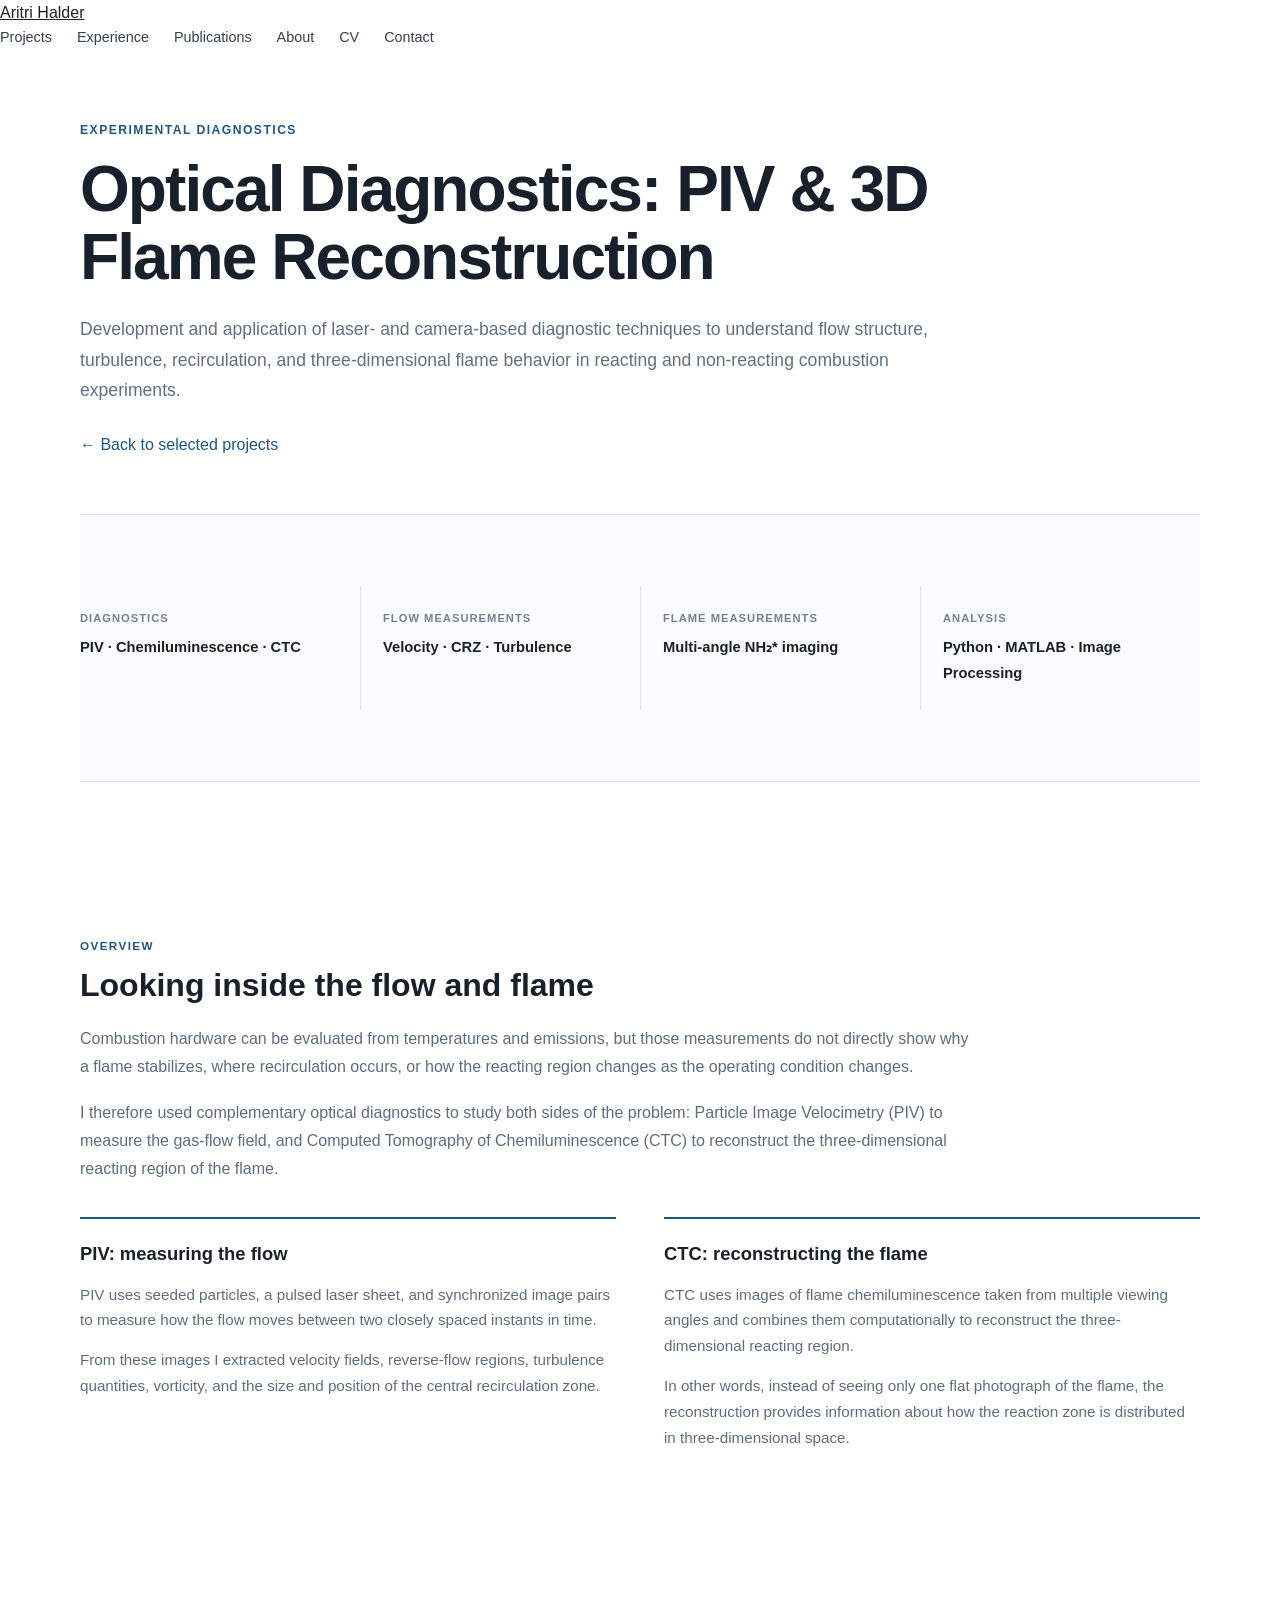
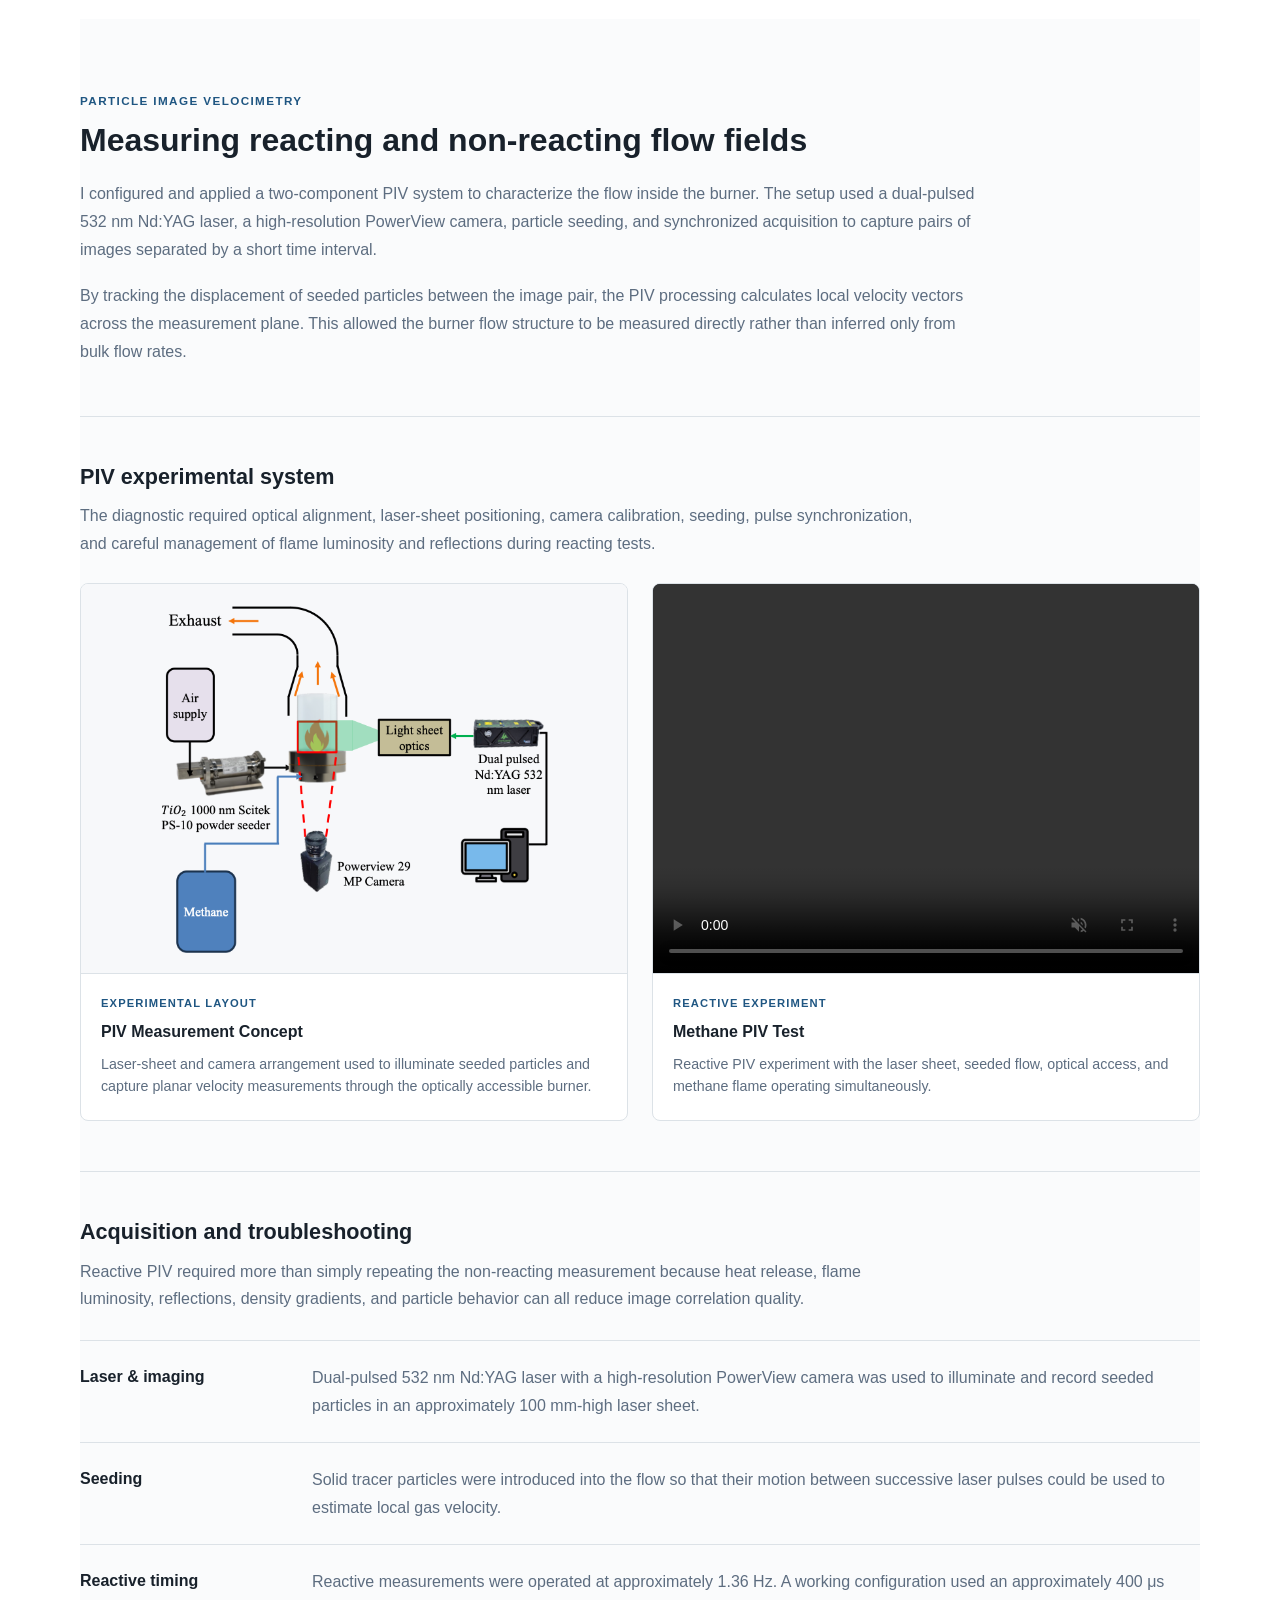
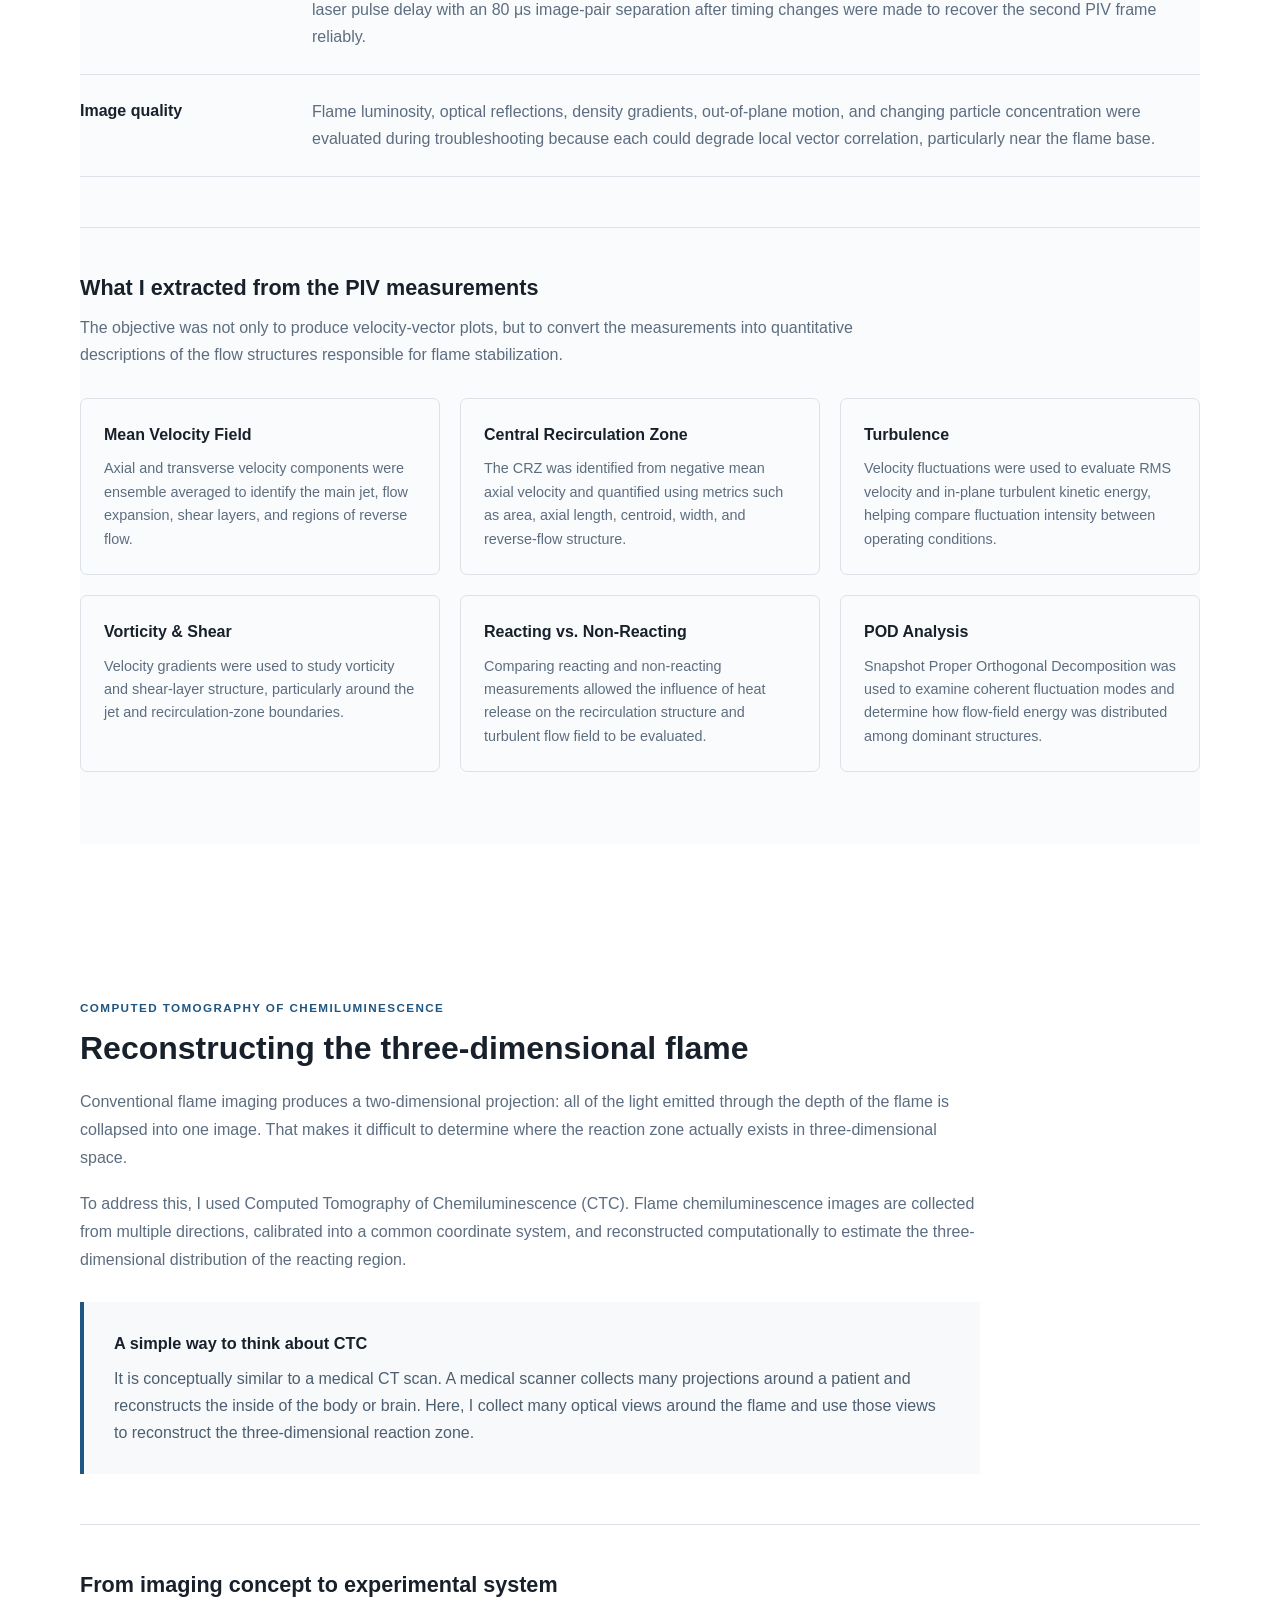
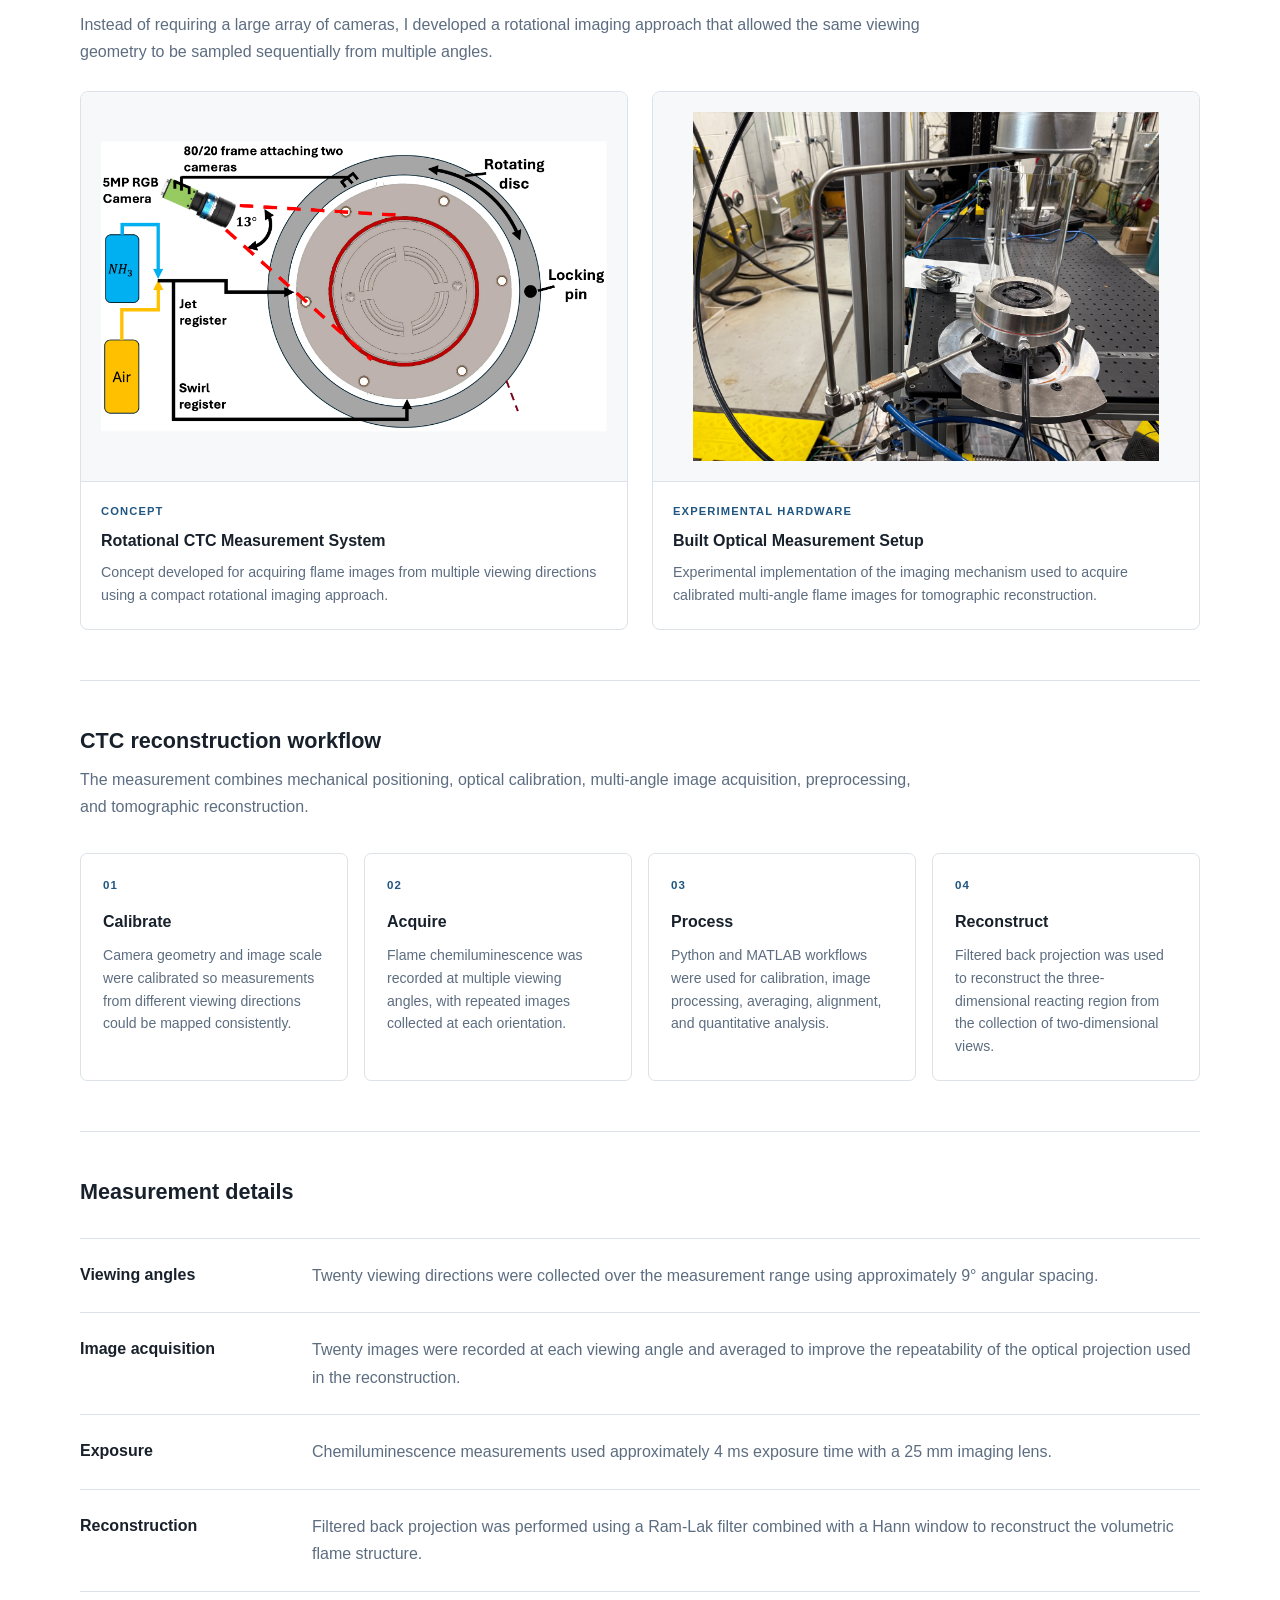
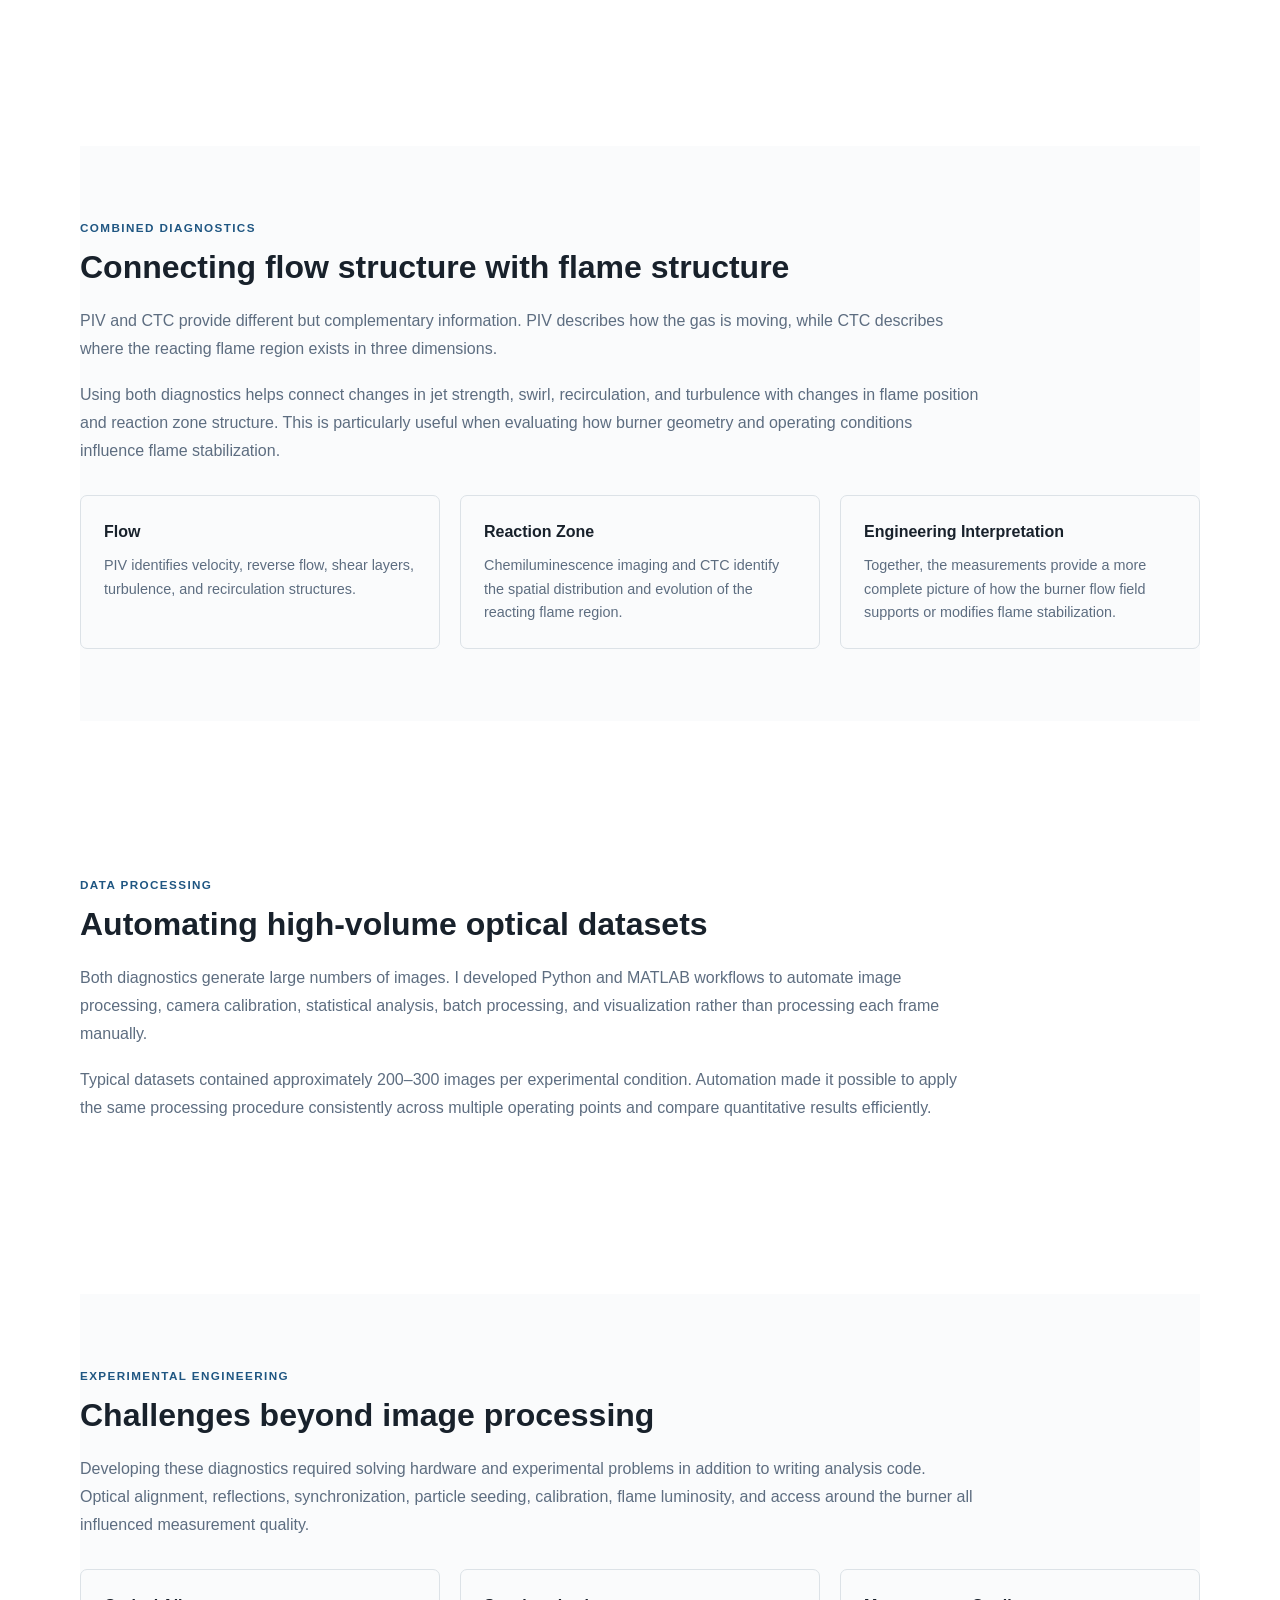
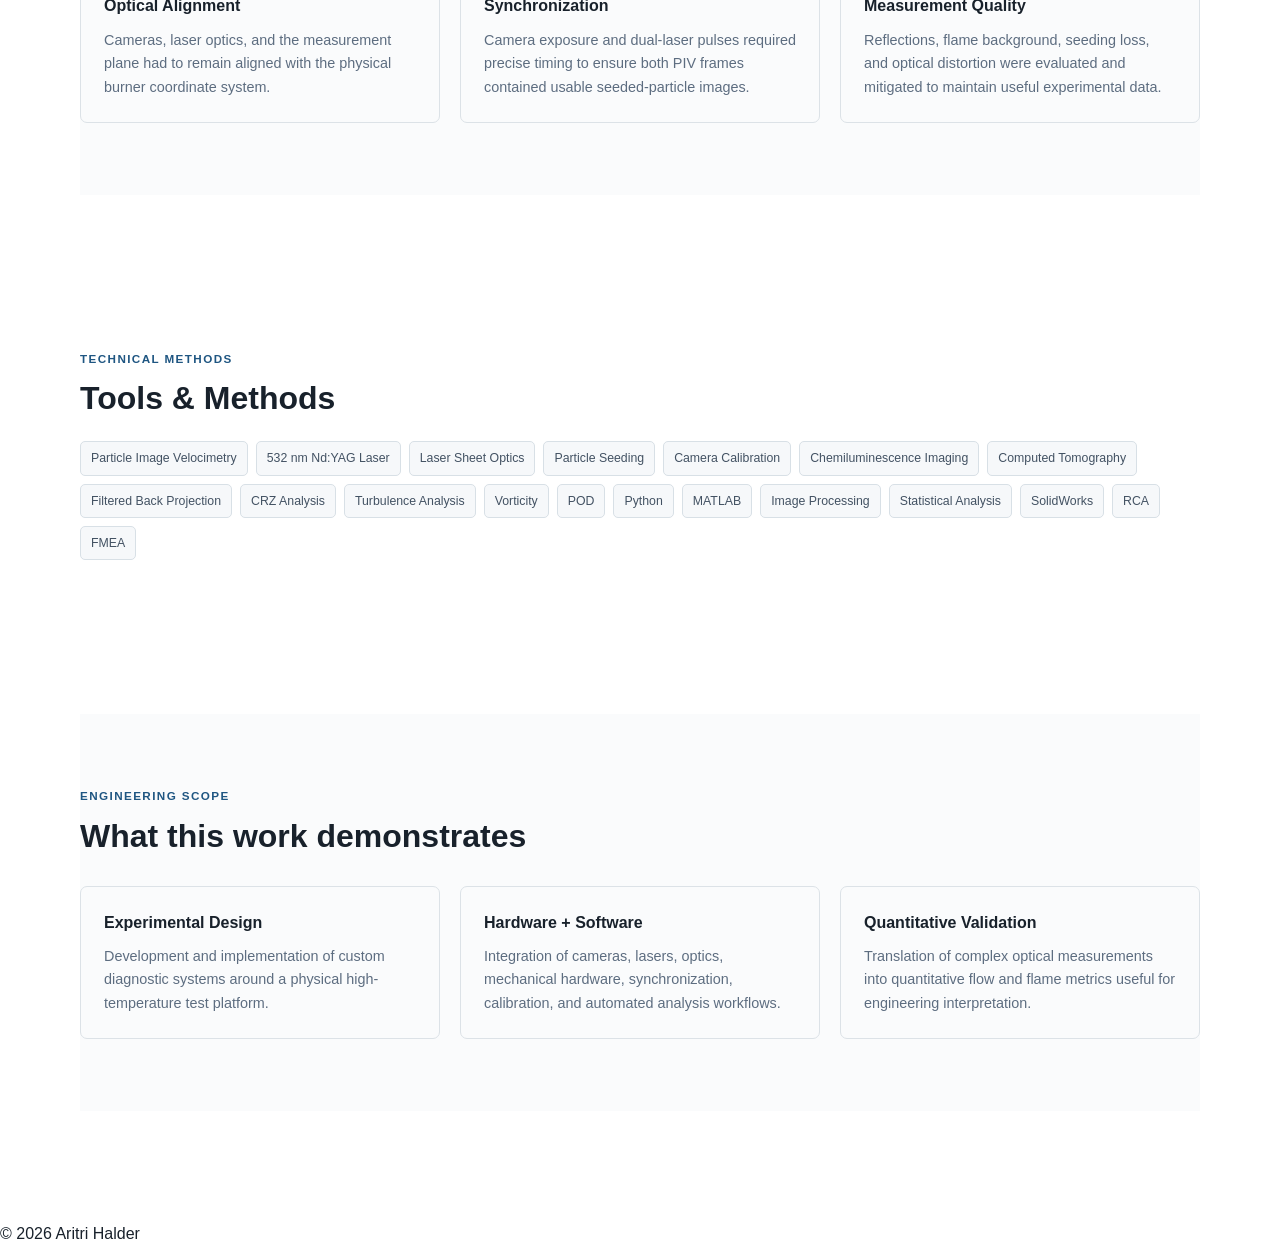
<file: project-ct-system.html>
<!DOCTYPE html>
<html lang="en">

<head>
  <meta charset="UTF-8">

  <meta
    name="viewport"
    content="width=device-width, initial-scale=1.0">

  <meta
    name="description"
    content="Optical diagnostics portfolio project by Aritri Halder covering Particle Image Velocimetry, reactive-flow measurements, and Computed Tomography of Chemiluminescence for three-dimensional flame reconstruction.">

  <title>
    Optical Diagnostics: PIV & CTC | Aritri Halder
  </title>

  <link rel="stylesheet" href="styles.css">


  <style>

    /* =========================================================
       PAGE LAYOUT
    ========================================================= */

    .optics-page {
      width: min(1120px, calc(100% - 40px));
      margin: 0 auto;
      padding: 70px 0 110px;
    }


    .optics-header {
      max-width: 950px;
      margin-bottom: 55px;
    }


    .optics-eyebrow {
      margin-bottom: 16px;

      color: #1f5682;

      font-size: 0.76rem;
      font-weight: 700;

      letter-spacing: 0.12em;
      text-transform: uppercase;
    }


    .optics-header h1 {
      margin: 0 0 22px;

      color: #18212b;

      font-size: clamp(2.6rem, 5vw, 4.2rem);
      line-height: 1.06;

      letter-spacing: -0.03em;
    }


    .optics-header > p {
      max-width: 860px;

      margin: 0;

      color: #607083;

      font-size: 1.1rem;
      line-height: 1.75;
    }


    .optics-back {
      display: inline-block;

      margin-top: 26px;

      color: #1f5682;

      font-weight: 500;
      text-decoration: none;
    }


    .optics-back:hover {
      text-decoration: underline;
    }



    /* =========================================================
       QUICK FACTS
    ========================================================= */

    .optics-facts {
      display: grid;

      grid-template-columns: repeat(4, minmax(0, 1fr));

      margin: 45px 0 80px;

      border-top: 1px solid #dce2e7;
      border-bottom: 1px solid #dce2e7;
    }


    .optics-fact {
      padding: 22px;
    }


    .optics-fact:first-child {
      padding-left: 0;
    }


    .optics-fact + .optics-fact {
      border-left: 1px solid #dce2e7;
    }


    .optics-fact-label {
      display: block;

      margin-bottom: 7px;

      color: #738091;

      font-size: 0.7rem;
      font-weight: 700;

      letter-spacing: 0.09em;
      text-transform: uppercase;
    }


    .optics-fact-value {
      color: #18212b;

      font-size: 0.92rem;
      font-weight: 600;

      line-height: 1.5;
    }



    /* =========================================================
       SECTIONS
    ========================================================= */

    .optics-section {
      margin-top: 82px;
    }


    .optics-section:first-of-type {
      margin-top: 0;
    }


    .section-kicker {
      margin-bottom: 10px;

      color: #1f5682;

      font-size: 0.73rem;
      font-weight: 700;

      letter-spacing: 0.12em;
      text-transform: uppercase;
    }


    .optics-section h2 {
      max-width: 900px;

      margin: 0 0 20px;

      color: #18212b;

      font-size: clamp(1.65rem, 3vw, 2rem);
      line-height: 1.25;
    }


    .optics-section > p {
      max-width: 900px;

      margin: 0 0 18px;

      color: #5d6d80;

      font-size: 1rem;
      line-height: 1.75;
    }



    /* =========================================================
       TWO-COLUMN EXPLANATION
    ========================================================= */

    .explain-grid {
      display: grid;

      grid-template-columns: repeat(2, minmax(0, 1fr));

      gap: 48px;

      margin-top: 34px;
    }


    .explain-panel {
      padding-top: 20px;

      border-top: 2px solid #1f5682;
    }


    .explain-panel h3 {
      margin: 0 0 12px;

      color: #18212b;

      font-size: 1.15rem;
    }


    .explain-panel p {
      margin: 0 0 14px;

      color: #5d6d80;

      font-size: 0.95rem;
      line-height: 1.7;
    }



    /* =========================================================
       DIAGNOSTIC CARDS
    ========================================================= */

    .diagnostic-block {
      margin-top: 50px;
      padding-top: 42px;

      border-top: 1px solid #dce2e7;
    }


    .diagnostic-heading {
      margin-bottom: 26px;
    }


    .diagnostic-heading h3 {
      margin: 0 0 8px;

      color: #18212b;

      font-size: 1.35rem;
    }


    .diagnostic-heading p {
      max-width: 850px;

      margin: 0;

      color: #5d6d80;

      line-height: 1.7;
    }



    /* =========================================================
       CONCEPT + ACTUAL MEDIA GRID
    ========================================================= */

    .media-grid {
      display: grid;

      grid-template-columns: repeat(2, minmax(0, 1fr));

      gap: 24px;
    }


    .media-card {
      margin: 0;

      overflow: hidden;

      background: #ffffff;

      border: 1px solid #dce2e7;
      border-radius: 8px;
    }


    .media-frame {
      height: 390px;

      display: flex;
      align-items: center;
      justify-content: center;

      overflow: hidden;

      padding: 20px;

      background: #f7f8fa;

      border-bottom: 1px solid #dce2e7;
    }


    .media-frame img {
      width: auto;
      height: auto;

      max-width: 100%;
      max-height: 100%;

      object-fit: contain;
      object-position: center;

      display: block;
    }


    .media-frame-video {
      padding: 0;

      background: #111820;
    }


    .media-frame-video video {
      width: 100%;
      height: 100%;

      object-fit: contain;

      background: #111820;

      display: block;
    }


    .media-caption {
      padding: 20px 20px 22px;
    }


    .media-type {
      display: block;

      margin-bottom: 7px;

      color: #1f5682;

      font-size: 0.7rem;
      font-weight: 700;

      letter-spacing: 0.1em;
      text-transform: uppercase;
    }


    .media-caption h4 {
      margin: 0 0 7px;

      color: #18212b;

      font-size: 1rem;
    }


    .media-caption p {
      margin: 0;

      color: #5d6d80;

      font-size: 0.89rem;
      line-height: 1.6;
    }



    /* =========================================================
       SIMPLE EXPLANATION PANEL
    ========================================================= */

    .simple-explanation {
      max-width: 900px;

      margin-top: 28px;
      padding: 28px 30px;

      background: #f7f9fb;

      border-left: 4px solid #1f5682;
    }


    .simple-explanation strong {
      display: block;

      margin-bottom: 8px;

      color: #18212b;

      font-size: 1.02rem;
    }


    .simple-explanation p {
      margin: 0;

      color: #4d5e70;

      line-height: 1.7;
    }



    /* =========================================================
       TECHNICAL PROCESS
    ========================================================= */

    .process-grid {
      display: grid;

      grid-template-columns: repeat(4, minmax(0, 1fr));

      gap: 16px;

      margin-top: 32px;
    }


    .process-card {
      padding: 22px;

      background: #ffffff;

      border: 1px solid #dce2e7;
      border-radius: 7px;
    }


    .process-number {
      display: block;

      margin-bottom: 14px;

      color: #1f5682;

      font-size: 0.72rem;
      font-weight: 700;

      letter-spacing: 0.1em;
    }


    .process-card h3 {
      margin: 0 0 9px;

      color: #18212b;

      font-size: 1rem;
    }


    .process-card p {
      margin: 0;

      color: #5d6d80;

      font-size: 0.88rem;
      line-height: 1.62;
    }



    /* =========================================================
       DETAIL ROWS
    ========================================================= */

    .detail-list {
      margin-top: 28px;
    }


    .detail-row {
      display: grid;

      grid-template-columns: 200px minmax(0, 1fr);

      gap: 32px;

      padding: 23px 0;

      border-top: 1px solid #dce2e7;
    }


    .detail-row:last-child {
      border-bottom: 1px solid #dce2e7;
    }


    .detail-title {
      color: #18212b;

      font-weight: 700;
    }


    .detail-description {
      color: #5d6d80;

      line-height: 1.72;
    }



    /* =========================================================
       METRICS / OUTPUTS
    ========================================================= */

    .output-grid {
      display: grid;

      grid-template-columns: repeat(3, minmax(0, 1fr));

      gap: 20px;

      margin-top: 30px;
    }


    .output-card {
      padding: 23px;

      border: 1px solid #dce2e7;
      border-radius: 7px;
    }


    .output-card h3 {
      margin: 0 0 9px;

      color: #18212b;

      font-size: 1rem;
    }


    .output-card p {
      margin: 0;

      color: #5d6d80;

      font-size: 0.9rem;
      line-height: 1.63;
    }



    /* =========================================================
       TAGS
    ========================================================= */

    .optics-tags {
      display: flex;

      flex-wrap: wrap;

      gap: 8px;

      margin-top: 23px;
    }


    .optics-tag {
      display: inline-block;

      padding: 6px 10px;

      color: #435263;

      background: #f6f8fa;

      border: 1px solid #d8e0e6;
      border-radius: 5px;

      font-size: 0.77rem;
    }



    /* =========================================================
       MOBILE
    ========================================================= */

    @media (max-width: 900px) {

      .optics-facts {
        grid-template-columns: repeat(2, minmax(0, 1fr));
      }


      .optics-fact + .optics-fact {
        border-left: none;
      }


      .optics-fact:nth-child(even) {
        border-left: 1px solid #dce2e7;
      }


      .optics-fact:nth-child(n + 3) {
        border-top: 1px solid #dce2e7;
      }


      .process-grid {
        grid-template-columns: repeat(2, minmax(0, 1fr));
      }


      .output-grid {
        grid-template-columns: repeat(2, minmax(0, 1fr));
      }

    }



    @media (max-width: 700px) {

      .optics-page {
        padding: 45px 0 80px;
      }


      .optics-facts {
        grid-template-columns: 1fr;
      }


      .optics-fact,
      .optics-fact:first-child {
        padding: 18px 0;
      }


      .optics-fact:nth-child(even),
      .optics-fact + .optics-fact {
        border-left: none;
      }


      .optics-fact:nth-child(n + 2) {
        border-top: 1px solid #dce2e7;
      }


      .explain-grid,
      .media-grid,
      .process-grid,
      .output-grid {
        grid-template-columns: 1fr;
      }


      .media-frame {
        height: 330px;
      }


      .detail-row {
        grid-template-columns: 1fr;

        gap: 7px;
      }

    }

  </style>

</head>



<body>


<!-- =========================================================
     NAVIGATION
========================================================= -->

<nav class="site-nav">

  <div class="nav-container">

    <a href="index.html" class="logo">
      Aritri Halder
    </a>

    <div class="nav-links">

      <a href="index.html#projects">Projects</a>
      <a href="index.html#experience">Experience</a>
      <a href="index.html#publications">Publications</a>
      <a href="index.html#about">About</a>
      <a href="cv.html">CV</a>
      <a href="index.html#contact">Contact</a>

    </div>

  </div>

</nav>



<main class="optics-page">


<!-- =========================================================
     HEADER
========================================================= -->

<header class="optics-header">

  <div class="optics-eyebrow">
    Experimental Diagnostics
  </div>

  <h1>
    Optical Diagnostics: PIV &amp; 3D Flame Reconstruction
  </h1>

  <p>
    Development and application of laser- and camera-based diagnostic
    techniques to understand flow structure, turbulence, recirculation,
    and three-dimensional flame behavior in reacting and non-reacting
    combustion experiments.
  </p>

  <a
    href="index.html#projects"
    class="optics-back">
    ← Back to selected projects
  </a>

</header>



<!-- =========================================================
     QUICK FACTS
========================================================= -->

<section class="optics-facts">

  <div class="optics-fact">

    <span class="optics-fact-label">
      Diagnostics
    </span>

    <span class="optics-fact-value">
      PIV · Chemiluminescence · CTC
    </span>

  </div>


  <div class="optics-fact">

    <span class="optics-fact-label">
      Flow Measurements
    </span>

    <span class="optics-fact-value">
      Velocity · CRZ · Turbulence
    </span>

  </div>


  <div class="optics-fact">

    <span class="optics-fact-label">
      Flame Measurements
    </span>

    <span class="optics-fact-value">
      Multi-angle NH₂* imaging
    </span>

  </div>


  <div class="optics-fact">

    <span class="optics-fact-label">
      Analysis
    </span>

    <span class="optics-fact-value">
      Python · MATLAB · Image Processing
    </span>

  </div>

</section>



<!-- =========================================================
     OVERVIEW
========================================================= -->

<section class="optics-section">

  <div class="section-kicker">
    Overview
  </div>

  <h2>
    Looking inside the flow and flame
  </h2>

  <p>
    Combustion hardware can be evaluated from temperatures and emissions,
    but those measurements do not directly show why a flame stabilizes,
    where recirculation occurs, or how the reacting region changes as the
    operating condition changes.
  </p>

  <p>
    I therefore used complementary optical diagnostics to study both sides
    of the problem: Particle Image Velocimetry (PIV) to measure the gas-flow
    field, and Computed Tomography of Chemiluminescence (CTC) to reconstruct
    the three-dimensional reacting region of the flame.
  </p>


  <div class="explain-grid">


    <div class="explain-panel">

      <h3>
        PIV: measuring the flow
      </h3>

      <p>
        PIV uses seeded particles, a pulsed laser sheet, and synchronized
        image pairs to measure how the flow moves between two closely spaced
        instants in time.
      </p>

      <p>
        From these images I extracted velocity fields, reverse-flow regions,
        turbulence quantities, vorticity, and the size and position of the
        central recirculation zone.
      </p>

    </div>



    <div class="explain-panel">

      <h3>
        CTC: reconstructing the flame
      </h3>

      <p>
        CTC uses images of flame chemiluminescence taken from multiple
        viewing angles and combines them computationally to reconstruct the
        three-dimensional reacting region.
      </p>

      <p>
        In other words, instead of seeing only one flat photograph of the
        flame, the reconstruction provides information about how the reaction
        zone is distributed in three-dimensional space.
      </p>

    </div>


  </div>

</section>



<!-- =========================================================
     PIV
========================================================= -->

<section class="optics-section">

  <div class="section-kicker">
    Particle Image Velocimetry
  </div>

  <h2>
    Measuring reacting and non-reacting flow fields
  </h2>

  <p>
    I configured and applied a two-component PIV system to characterize the
    flow inside the burner. The setup used a dual-pulsed 532 nm Nd:YAG laser,
    a high-resolution PowerView camera, particle seeding, and synchronized
    acquisition to capture pairs of images separated by a short time interval.
  </p>

  <p>
    By tracking the displacement of seeded particles between the image pair,
    the PIV processing calculates local velocity vectors across the
    measurement plane. This allowed the burner flow structure to be measured
    directly rather than inferred only from bulk flow rates.
  </p>



  <!-- =======================================================
       PIV CONCEPT + VIDEO
  ======================================================== -->

  <div class="diagnostic-block">

    <div class="diagnostic-heading">

      <h3>
        PIV experimental system
      </h3>

      <p>
        The diagnostic required optical alignment, laser-sheet positioning,
        camera calibration, seeding, pulse synchronization, and careful
        management of flame luminosity and reflections during reacting tests.
      </p>

    </div>


    <div class="media-grid">


      <!-- PIV Concept -->

      <figure class="media-card">

        <div class="media-frame">

          <img
            src="PIV-setup-concept.png"
            alt="Concept diagram of Particle Image Velocimetry experimental setup">

        </div>

        <figcaption class="media-caption">

          <span class="media-type">
            Experimental Layout
          </span>

          <h4>
            PIV Measurement Concept
          </h4>

          <p>
            Laser-sheet and camera arrangement used to illuminate seeded
            particles and capture planar velocity measurements through the
            optically accessible burner.
          </p>

        </figcaption>

      </figure>



      <!-- PIV Video -->

      <figure class="media-card">

        <div class="media-frame media-frame-video">

          <video
            autoplay
            muted
            loop
            playsinline
            controls
            preload="metadata">

            <source
              src="PIV-reactive-methane.mp4"
              type="video/mp4">

          </video>

        </div>

        <figcaption class="media-caption">

          <span class="media-type">
            Reactive Experiment
          </span>

          <h4>
            Methane PIV Test
          </h4>

          <p>
            Reactive PIV experiment with the laser sheet, seeded flow,
            optical access, and methane flame operating simultaneously.
          </p>

        </figcaption>

      </figure>


    </div>

  </div>



  <!-- =======================================================
       PIV TECHNICAL DETAILS
  ======================================================== -->

  <div class="diagnostic-block">

    <div class="diagnostic-heading">

      <h3>
        Acquisition and troubleshooting
      </h3>

      <p>
        Reactive PIV required more than simply repeating the non-reacting
        measurement because heat release, flame luminosity, reflections,
        density gradients, and particle behavior can all reduce image
        correlation quality.
      </p>

    </div>


    <div class="detail-list">


      <div class="detail-row">

        <div class="detail-title">
          Laser &amp; imaging
        </div>

        <div class="detail-description">
          Dual-pulsed 532 nm Nd:YAG laser with a high-resolution PowerView
          camera was used to illuminate and record seeded particles in an
          approximately 100 mm-high laser sheet.
        </div>

      </div>



      <div class="detail-row">

        <div class="detail-title">
          Seeding
        </div>

        <div class="detail-description">
          Solid tracer particles were introduced into the flow so that their
          motion between successive laser pulses could be used to estimate
          local gas velocity.
        </div>

      </div>



      <div class="detail-row">

        <div class="detail-title">
          Reactive timing
        </div>

        <div class="detail-description">
          Reactive measurements were operated at approximately 1.36 Hz.
          A working configuration used an approximately 400 μs laser pulse
          delay with an 80 μs image-pair separation after timing changes were
          made to recover the second PIV frame reliably.
        </div>

      </div>



      <div class="detail-row">

        <div class="detail-title">
          Image quality
        </div>

        <div class="detail-description">
          Flame luminosity, optical reflections, density gradients,
          out-of-plane motion, and changing particle concentration were
          evaluated during troubleshooting because each could degrade local
          vector correlation, particularly near the flame base.
        </div>

      </div>


    </div>

  </div>



  <!-- =======================================================
       PIV ANALYSIS
  ======================================================== -->

  <div class="diagnostic-block">

    <div class="diagnostic-heading">

      <h3>
        What I extracted from the PIV measurements
      </h3>

      <p>
        The objective was not only to produce velocity-vector plots, but to
        convert the measurements into quantitative descriptions of the flow
        structures responsible for flame stabilization.
      </p>

    </div>


    <div class="output-grid">


      <div class="output-card">

        <h3>
          Mean Velocity Field
        </h3>

        <p>
          Axial and transverse velocity components were ensemble averaged to
          identify the main jet, flow expansion, shear layers, and regions of
          reverse flow.
        </p>

      </div>



      <div class="output-card">

        <h3>
          Central Recirculation Zone
        </h3>

        <p>
          The CRZ was identified from negative mean axial velocity and
          quantified using metrics such as area, axial length, centroid,
          width, and reverse-flow structure.
        </p>

      </div>



      <div class="output-card">

        <h3>
          Turbulence
        </h3>

        <p>
          Velocity fluctuations were used to evaluate RMS velocity and
          in-plane turbulent kinetic energy, helping compare fluctuation
          intensity between operating conditions.
        </p>

      </div>



      <div class="output-card">

        <h3>
          Vorticity &amp; Shear
        </h3>

        <p>
          Velocity gradients were used to study vorticity and shear-layer
          structure, particularly around the jet and recirculation-zone
          boundaries.
        </p>

      </div>



      <div class="output-card">

        <h3>
          Reacting vs. Non-Reacting
        </h3>

        <p>
          Comparing reacting and non-reacting measurements allowed the
          influence of heat release on the recirculation structure and
          turbulent flow field to be evaluated.
        </p>

      </div>



      <div class="output-card">

        <h3>
          POD Analysis
        </h3>

        <p>
          Snapshot Proper Orthogonal Decomposition was used to examine
          coherent fluctuation modes and determine how flow-field energy was
          distributed among dominant structures.
        </p>

      </div>


    </div>

  </div>

</section>



<!-- =========================================================
     CTC
========================================================= -->

<section class="optics-section">

  <div class="section-kicker">
    Computed Tomography of Chemiluminescence
  </div>

  <h2>
    Reconstructing the three-dimensional flame
  </h2>

  <p>
    Conventional flame imaging produces a two-dimensional projection: all of
    the light emitted through the depth of the flame is collapsed into one
    image. That makes it difficult to determine where the reaction zone
    actually exists in three-dimensional space.
  </p>

  <p>
    To address this, I used Computed Tomography of Chemiluminescence (CTC).
    Flame chemiluminescence images are collected from multiple directions,
    calibrated into a common coordinate system, and reconstructed
    computationally to estimate the three-dimensional distribution of the
    reacting region.
  </p>


  <div class="simple-explanation">

    <strong>
      A simple way to think about CTC
    </strong>

    <p>
      It is conceptually similar to a medical CT scan. A medical scanner
      collects many projections around a patient and reconstructs the inside
      of the body or brain. Here, I collect many optical views around the
      flame and use those views to reconstruct the three-dimensional
      reaction zone.
    </p>

  </div>



  <!-- =======================================================
       CTC CONCEPT TO HARDWARE
  ======================================================== -->

  <div class="diagnostic-block">

    <div class="diagnostic-heading">

      <h3>
        From imaging concept to experimental system
      </h3>

      <p>
        Instead of requiring a large array of cameras, I developed a
        rotational imaging approach that allowed the same viewing geometry to
        be sampled sequentially from multiple angles.
      </p>

    </div>


    <div class="media-grid">


      <!-- CTC Concept -->

      <figure class="media-card">

        <div class="media-frame">

          <img
            src="CTC-setup-concept.png"
            alt="Concept design of computed tomography of chemiluminescence setup">

        </div>

        <figcaption class="media-caption">

          <span class="media-type">
            Concept
          </span>

          <h4>
            Rotational CTC Measurement System
          </h4>

          <p>
            Concept developed for acquiring flame images from multiple
            viewing directions using a compact rotational imaging approach.
          </p>

        </figcaption>

      </figure>



      <!-- CTC Actual -->

      <figure class="media-card">

        <div class="media-frame">

          <img
            src="CTC-setup-actual.jpeg"
            alt="Actual computed tomography of chemiluminescence experimental setup">

        </div>

        <figcaption class="media-caption">

          <span class="media-type">
            Experimental Hardware
          </span>

          <h4>
            Built Optical Measurement Setup
          </h4>

          <p>
            Experimental implementation of the imaging mechanism used to
            acquire calibrated multi-angle flame images for tomographic
            reconstruction.
          </p>

        </figcaption>

      </figure>


    </div>

  </div>



  <!-- =======================================================
       CTC WORKFLOW
  ======================================================== -->

  <div class="diagnostic-block">

    <div class="diagnostic-heading">

      <h3>
        CTC reconstruction workflow
      </h3>

      <p>
        The measurement combines mechanical positioning, optical calibration,
        multi-angle image acquisition, preprocessing, and tomographic
        reconstruction.
      </p>

    </div>


    <div class="process-grid">


      <div class="process-card">

        <span class="process-number">
          01
        </span>

        <h3>
          Calibrate
        </h3>

        <p>
          Camera geometry and image scale were calibrated so measurements
          from different viewing directions could be mapped consistently.
        </p>

      </div>



      <div class="process-card">

        <span class="process-number">
          02
        </span>

        <h3>
          Acquire
        </h3>

        <p>
          Flame chemiluminescence was recorded at multiple viewing angles,
          with repeated images collected at each orientation.
        </p>

      </div>



      <div class="process-card">

        <span class="process-number">
          03
        </span>

        <h3>
          Process
        </h3>

        <p>
          Python and MATLAB workflows were used for calibration, image
          processing, averaging, alignment, and quantitative analysis.
        </p>

      </div>



      <div class="process-card">

        <span class="process-number">
          04
        </span>

        <h3>
          Reconstruct
        </h3>

        <p>
          Filtered back projection was used to reconstruct the
          three-dimensional reacting region from the collection of
          two-dimensional views.
        </p>

      </div>


    </div>

  </div>



  <!-- =======================================================
       CTC DETAILS
  ======================================================== -->

  <div class="diagnostic-block">

    <div class="diagnostic-heading">

      <h3>
        Measurement details
      </h3>

    </div>


    <div class="detail-list">


      <div class="detail-row">

        <div class="detail-title">
          Viewing angles
        </div>

        <div class="detail-description">
          Twenty viewing directions were collected over the measurement
          range using approximately 9° angular spacing.
        </div>

      </div>



      <div class="detail-row">

        <div class="detail-title">
          Image acquisition
        </div>

        <div class="detail-description">
          Twenty images were recorded at each viewing angle and averaged to
          improve the repeatability of the optical projection used in the
          reconstruction.
        </div>

      </div>



      <div class="detail-row">

        <div class="detail-title">
          Exposure
        </div>

        <div class="detail-description">
          Chemiluminescence measurements used approximately 4 ms exposure
          time with a 25 mm imaging lens.
        </div>

      </div>



      <div class="detail-row">

        <div class="detail-title">
          Reconstruction
        </div>

        <div class="detail-description">
          Filtered back projection was performed using a Ram-Lak filter
          combined with a Hann window to reconstruct the volumetric flame
          structure.
        </div>

      </div>


    </div>

  </div>

</section>



<!-- =========================================================
     WHY BOTH METHODS
========================================================= -->

<section class="optics-section">

  <div class="section-kicker">
    Combined Diagnostics
  </div>

  <h2>
    Connecting flow structure with flame structure
  </h2>

  <p>
    PIV and CTC provide different but complementary information. PIV
    describes how the gas is moving, while CTC describes where the reacting
    flame region exists in three dimensions.
  </p>

  <p>
    Using both diagnostics helps connect changes in jet strength, swirl,
    recirculation, and turbulence with changes in flame position and reaction
    zone structure. This is particularly useful when evaluating how burner
    geometry and operating conditions influence flame stabilization.
  </p>


  <div class="output-grid">


    <div class="output-card">

      <h3>
        Flow
      </h3>

      <p>
        PIV identifies velocity, reverse flow, shear layers, turbulence,
        and recirculation structures.
      </p>

    </div>



    <div class="output-card">

      <h3>
        Reaction Zone
      </h3>

      <p>
        Chemiluminescence imaging and CTC identify the spatial distribution
        and evolution of the reacting flame region.
      </p>

    </div>



    <div class="output-card">

      <h3>
        Engineering Interpretation
      </h3>

      <p>
        Together, the measurements provide a more complete picture of how
        the burner flow field supports or modifies flame stabilization.
      </p>

    </div>


  </div>

</section>



<!-- =========================================================
     DATA PROCESSING
========================================================= -->

<section class="optics-section">

  <div class="section-kicker">
    Data Processing
  </div>

  <h2>
    Automating high-volume optical datasets
  </h2>

  <p>
    Both diagnostics generate large numbers of images. I developed Python
    and MATLAB workflows to automate image processing, camera calibration,
    statistical analysis, batch processing, and visualization rather than
    processing each frame manually.
  </p>

  <p>
    Typical datasets contained approximately 200–300 images per experimental
    condition. Automation made it possible to apply the same processing
    procedure consistently across multiple operating points and compare
    quantitative results efficiently.
  </p>

</section>



<!-- =========================================================
     ENGINEERING CHALLENGES
========================================================= -->

<section class="optics-section">

  <div class="section-kicker">
    Experimental Engineering
  </div>

  <h2>
    Challenges beyond image processing
  </h2>

  <p>
    Developing these diagnostics required solving hardware and experimental
    problems in addition to writing analysis code. Optical alignment,
    reflections, synchronization, particle seeding, calibration, flame
    luminosity, and access around the burner all influenced measurement
    quality.
  </p>


  <div class="output-grid">


    <div class="output-card">

      <h3>
        Optical Alignment
      </h3>

      <p>
        Cameras, laser optics, and the measurement plane had to remain
        aligned with the physical burner coordinate system.
      </p>

    </div>



    <div class="output-card">

      <h3>
        Synchronization
      </h3>

      <p>
        Camera exposure and dual-laser pulses required precise timing to
        ensure both PIV frames contained usable seeded-particle images.
      </p>

    </div>



    <div class="output-card">

      <h3>
        Measurement Quality
      </h3>

      <p>
        Reflections, flame background, seeding loss, and optical distortion
        were evaluated and mitigated to maintain useful experimental data.
      </p>

    </div>


  </div>

</section>



<!-- =========================================================
     TOOLS
========================================================= -->

<section class="optics-section">

  <div class="section-kicker">
    Technical Methods
  </div>

  <h2>
    Tools &amp; Methods
  </h2>


  <div class="optics-tags">

    <span class="optics-tag">Particle Image Velocimetry</span>

    <span class="optics-tag">532 nm Nd:YAG Laser</span>

    <span class="optics-tag">Laser Sheet Optics</span>

    <span class="optics-tag">Particle Seeding</span>

    <span class="optics-tag">Camera Calibration</span>

    <span class="optics-tag">Chemiluminescence Imaging</span>

    <span class="optics-tag">Computed Tomography</span>

    <span class="optics-tag">Filtered Back Projection</span>

    <span class="optics-tag">CRZ Analysis</span>

    <span class="optics-tag">Turbulence Analysis</span>

    <span class="optics-tag">Vorticity</span>

    <span class="optics-tag">POD</span>

    <span class="optics-tag">Python</span>

    <span class="optics-tag">MATLAB</span>

    <span class="optics-tag">Image Processing</span>

    <span class="optics-tag">Statistical Analysis</span>

    <span class="optics-tag">SolidWorks</span>

    <span class="optics-tag">RCA</span>

    <span class="optics-tag">FMEA</span>

  </div>

</section>



<!-- =========================================================
     WHAT THIS PROJECT DEMONSTRATES
========================================================= -->

<section class="optics-section">

  <div class="section-kicker">
    Engineering Scope
  </div>

  <h2>
    What this work demonstrates
  </h2>


  <div class="output-grid">


    <div class="output-card">

      <h3>
        Experimental Design
      </h3>

      <p>
        Development and implementation of custom diagnostic systems around
        a physical high-temperature test platform.
      </p>

    </div>



    <div class="output-card">

      <h3>
        Hardware + Software
      </h3>

      <p>
        Integration of cameras, lasers, optics, mechanical hardware,
        synchronization, calibration, and automated analysis workflows.
      </p>

    </div>



    <div class="output-card">

      <h3>
        Quantitative Validation
      </h3>

      <p>
        Translation of complex optical measurements into quantitative flow
        and flame metrics useful for engineering interpretation.
      </p>

    </div>


  </div>

</section>


</main>



<!-- =========================================================
     FOOTER
========================================================= -->

<footer class="site-footer">

  <div class="footer-inner">
    © 2026 Aritri Halder
  </div>

</footer>


</body>
</html>
</file>
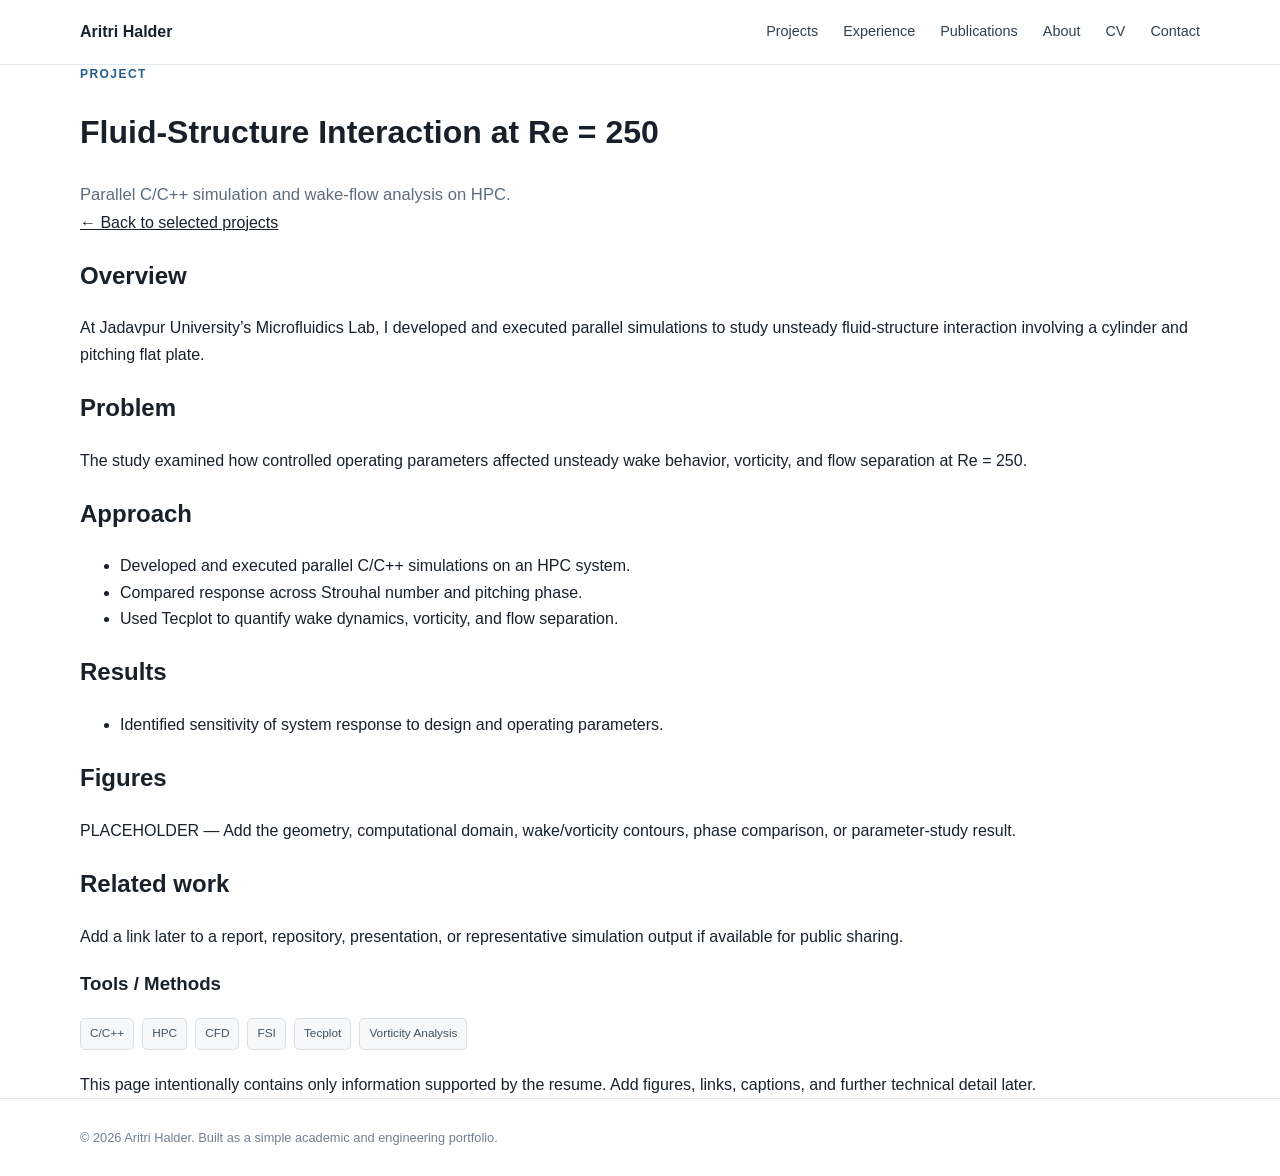
<file: project-fsi.html>
<!doctype html>
<html lang="en"><head><meta charset="utf-8"><meta name="viewport" content="width=device-width, initial-scale=1"><title>Fluid-Structure Interaction at Re = 250 | Aritri Halder</title><link rel="stylesheet" href="styles.css"></head>
<body>
<header class="site-header">
  <div class="container nav">
    <a class="brand" href="index.html">Aritri Halder</a>
    <nav class="nav-links" aria-label="Primary navigation">
      <a href="index.html#projects">Projects</a>
      <a href="index.html#experience">Experience</a>
      <a href="index.html#publications">Publications</a>
      <a href="index.html#about">About</a>
      <a href="cv.html">CV</a>
      <a href="index.html#contact">Contact</a>
    </nav>
  </div>
</header>

<main>
  <header class="project-hero"><div class="container"><div class="eyebrow">Project</div><h1>Fluid-Structure Interaction at Re = 250</h1><p class="lede">Parallel C/C++ simulation and wake-flow analysis on HPC.</p><a href="index.html#projects">← Back to selected projects</a></div></header>
  <div class="container project-layout">
    <article class="project-main">
      <section><h2>Overview</h2><p>At Jadavpur University’s Microfluidics Lab, I developed and executed parallel simulations to study unsteady fluid-structure interaction involving a cylinder and pitching flat plate.</p></section>
      <section><h2>Problem</h2><p>The study examined how controlled operating parameters affected unsteady wake behavior, vorticity, and flow separation at Re = 250.</p></section>
      <section><h2>Approach</h2><ul><li>Developed and executed parallel C/C++ simulations on an HPC system.</li><li>Compared response across Strouhal number and pitching phase.</li><li>Used Tecplot to quantify wake dynamics, vorticity, and flow separation.</li></ul></section>
      <section><h2>Results</h2><ul><li>Identified sensitivity of system response to design and operating parameters.</li></ul></section>
      <section><h2>Figures</h2><div class="figure-placeholder">PLACEHOLDER — Add the geometry, computational domain, wake/vorticity contours, phase comparison, or parameter-study result.</div></section>
      <section><h2>Related work</h2><p>Add a link later to a report, repository, presentation, or representative simulation output if available for public sharing.</p></section>
    </article>
    <aside class="sidebar"><h3>Tools / Methods</h3><div class="tags"><span class="tag">C/C++</span><span class="tag">HPC</span><span class="tag">CFD</span><span class="tag">FSI</span><span class="tag">Tecplot</span><span class="tag">Vorticity Analysis</span></div><div class="note" style="margin-top:22px;">This page intentionally contains only information supported by the resume. Add figures, links, captions, and further technical detail later.</div></aside>
  </div>
</main>
<footer class="footer">
  <div class="container">© 2026 Aritri Halder. Built as a simple academic and engineering portfolio.</div>
</footer>
</body></html>
</file>
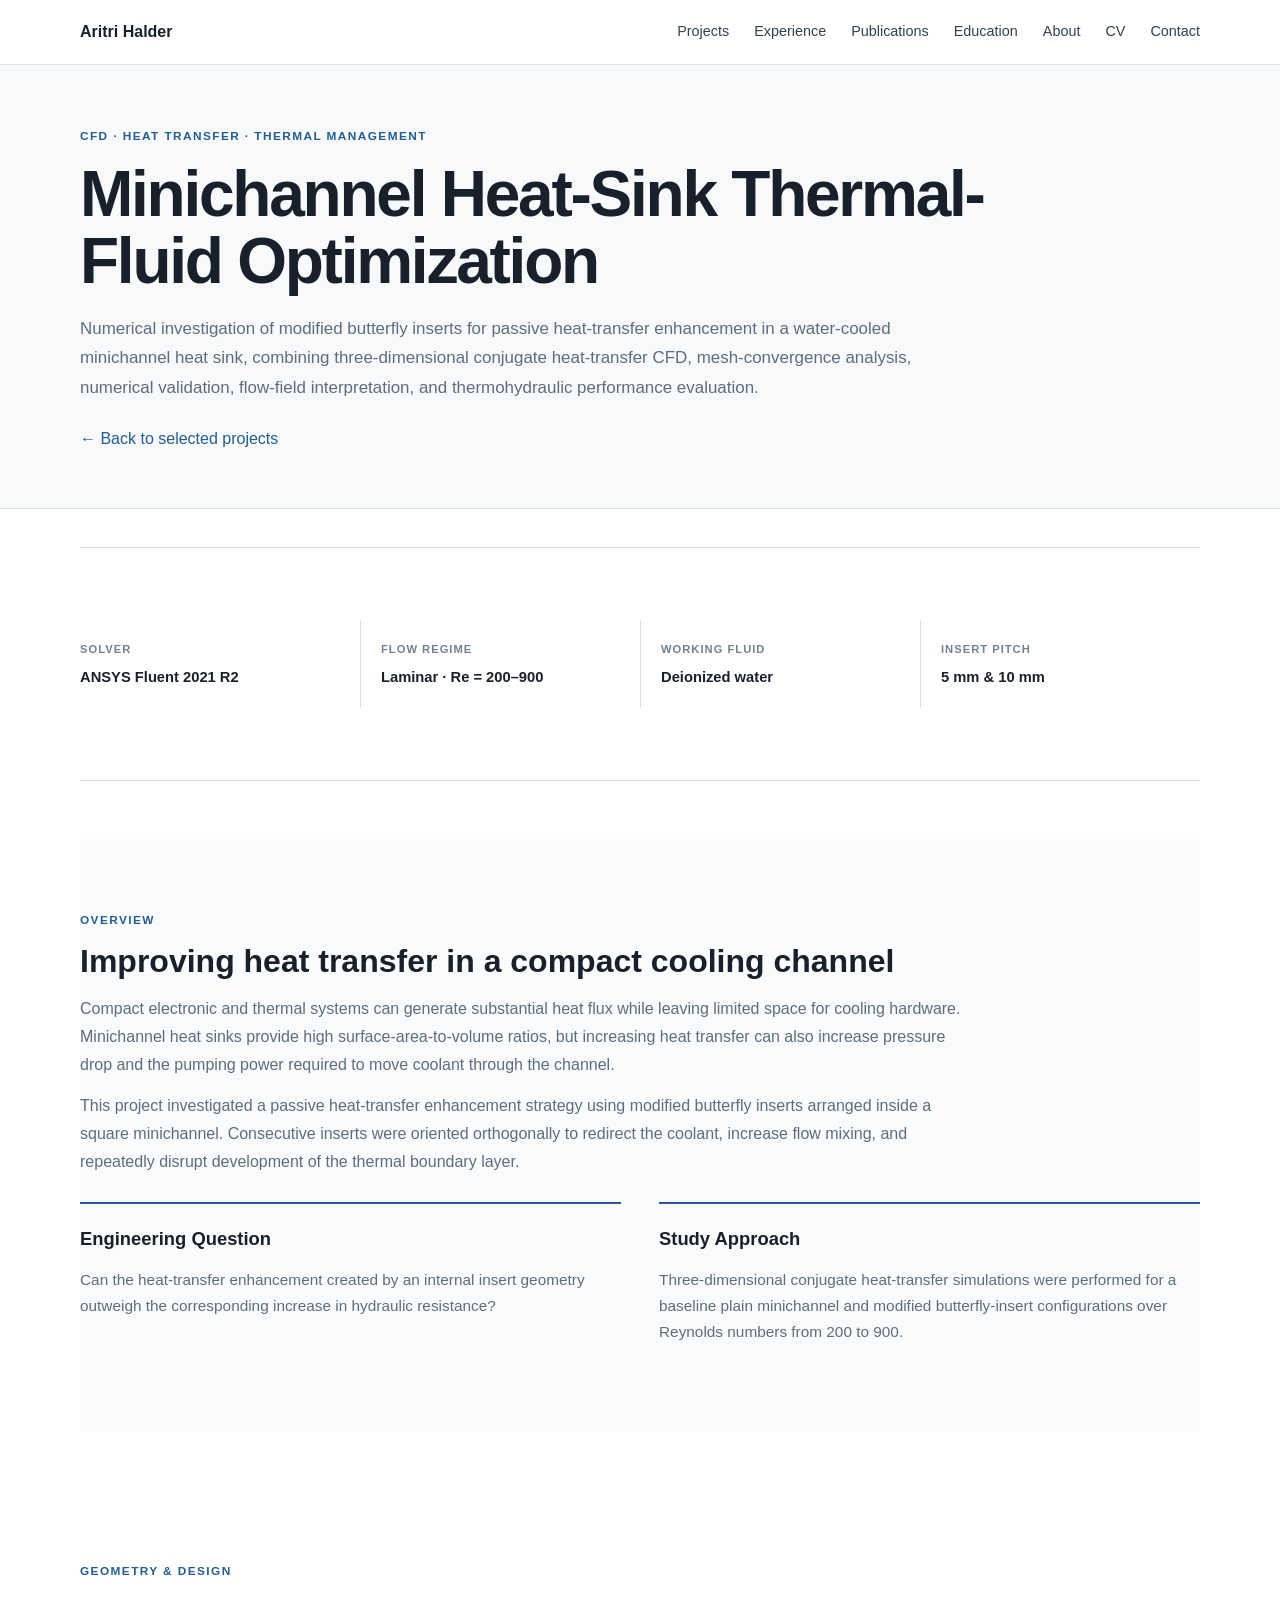
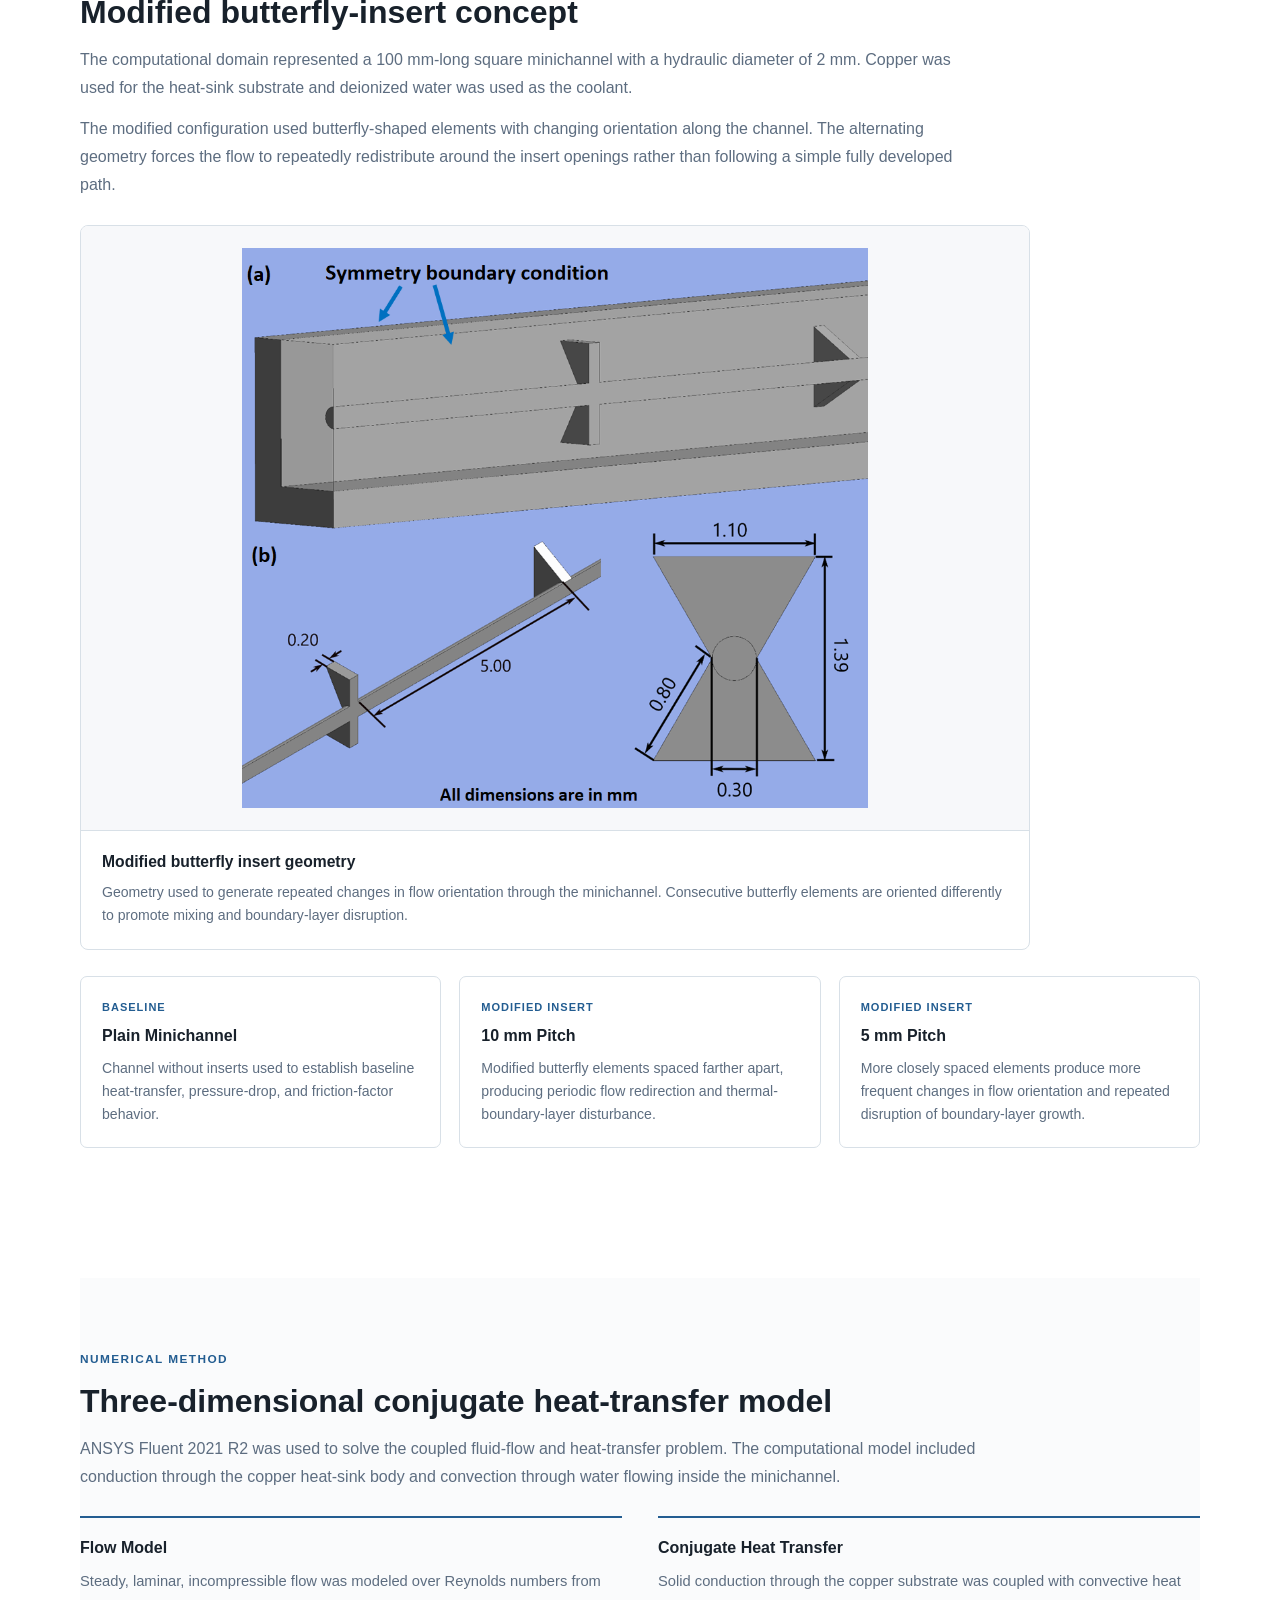
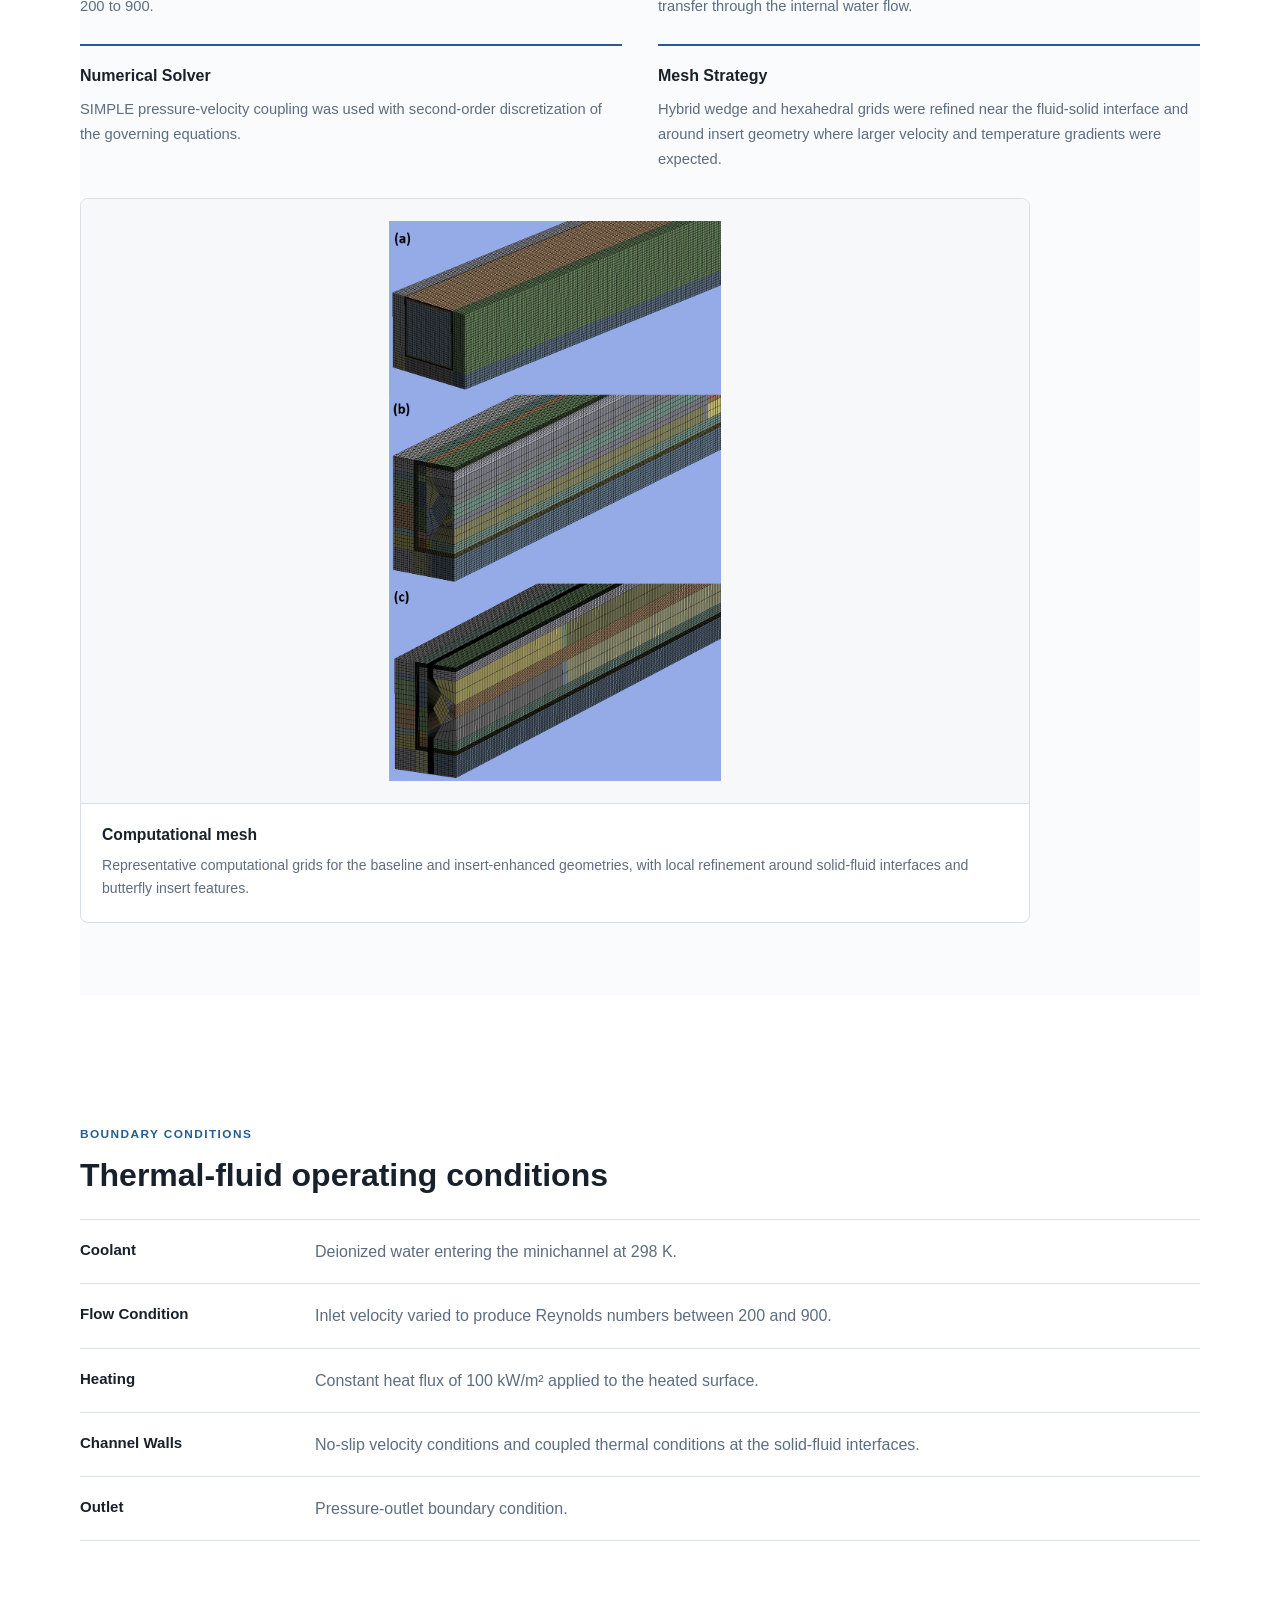
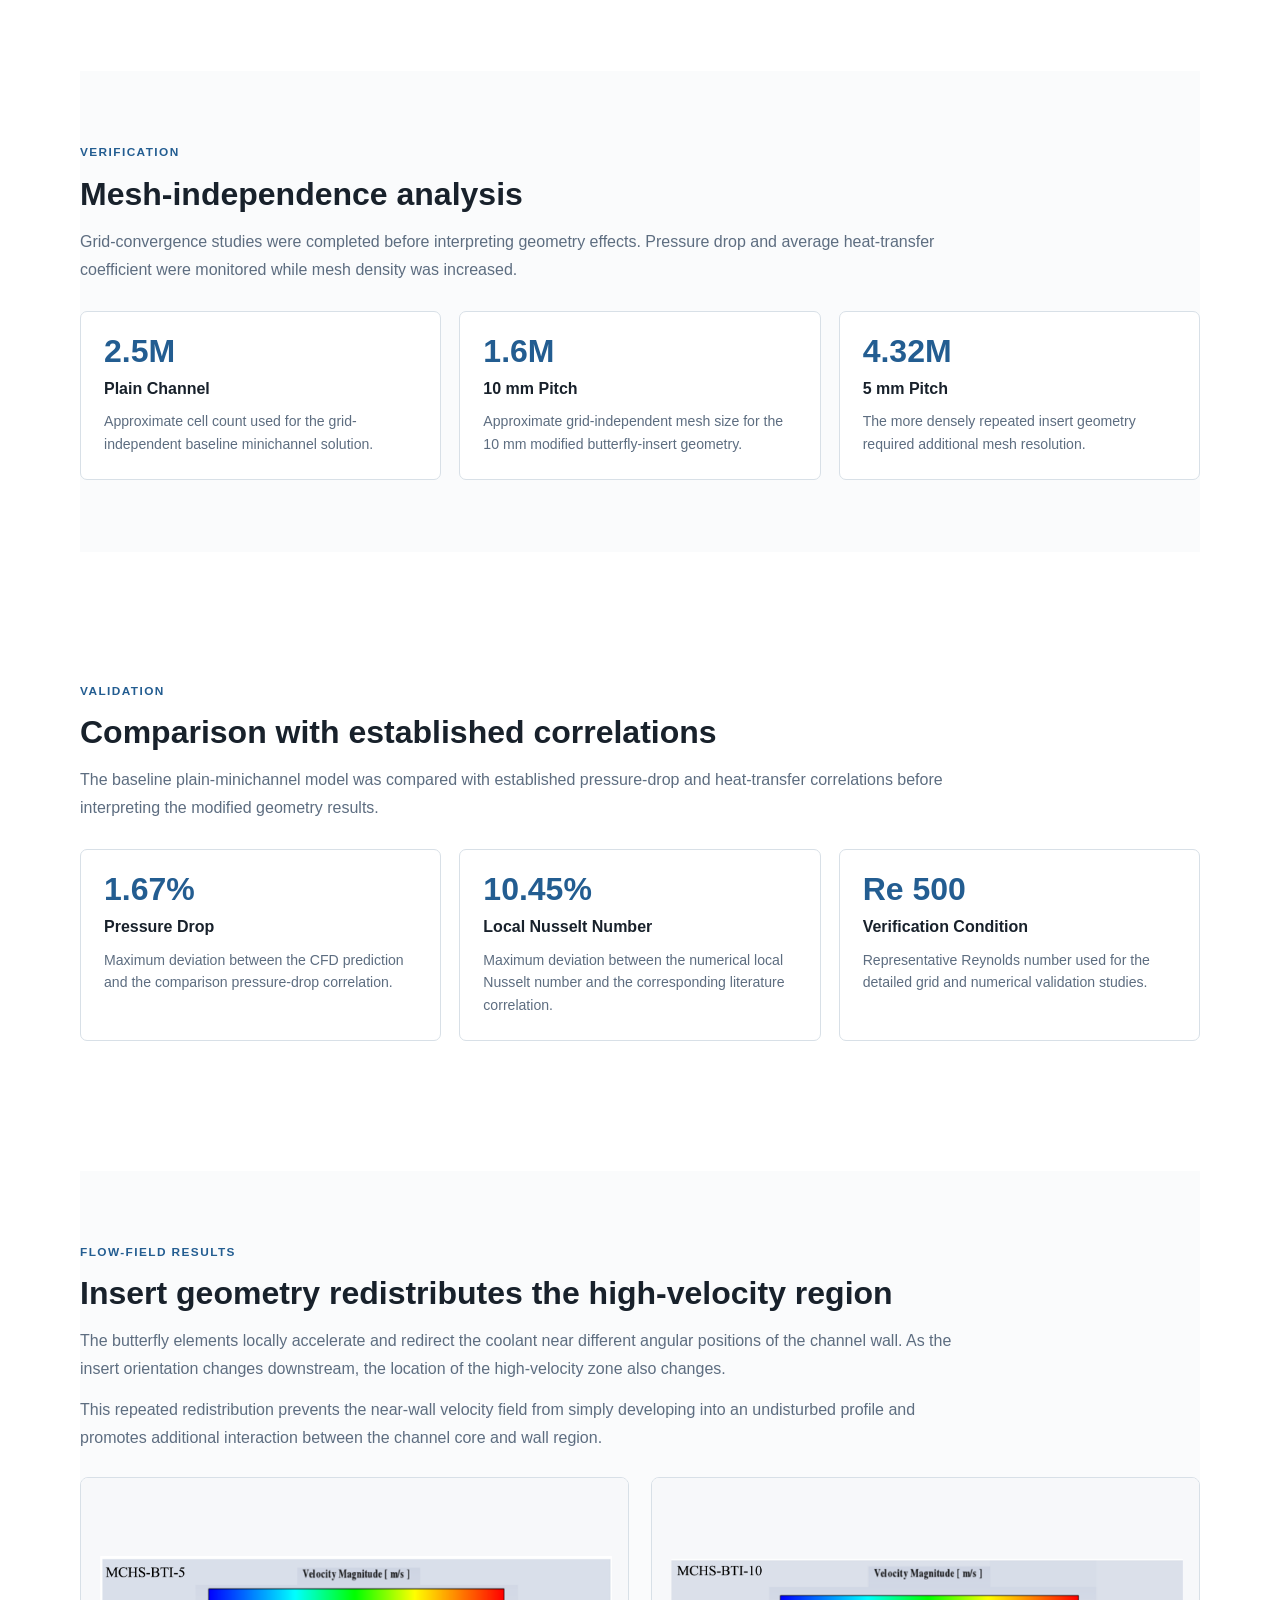
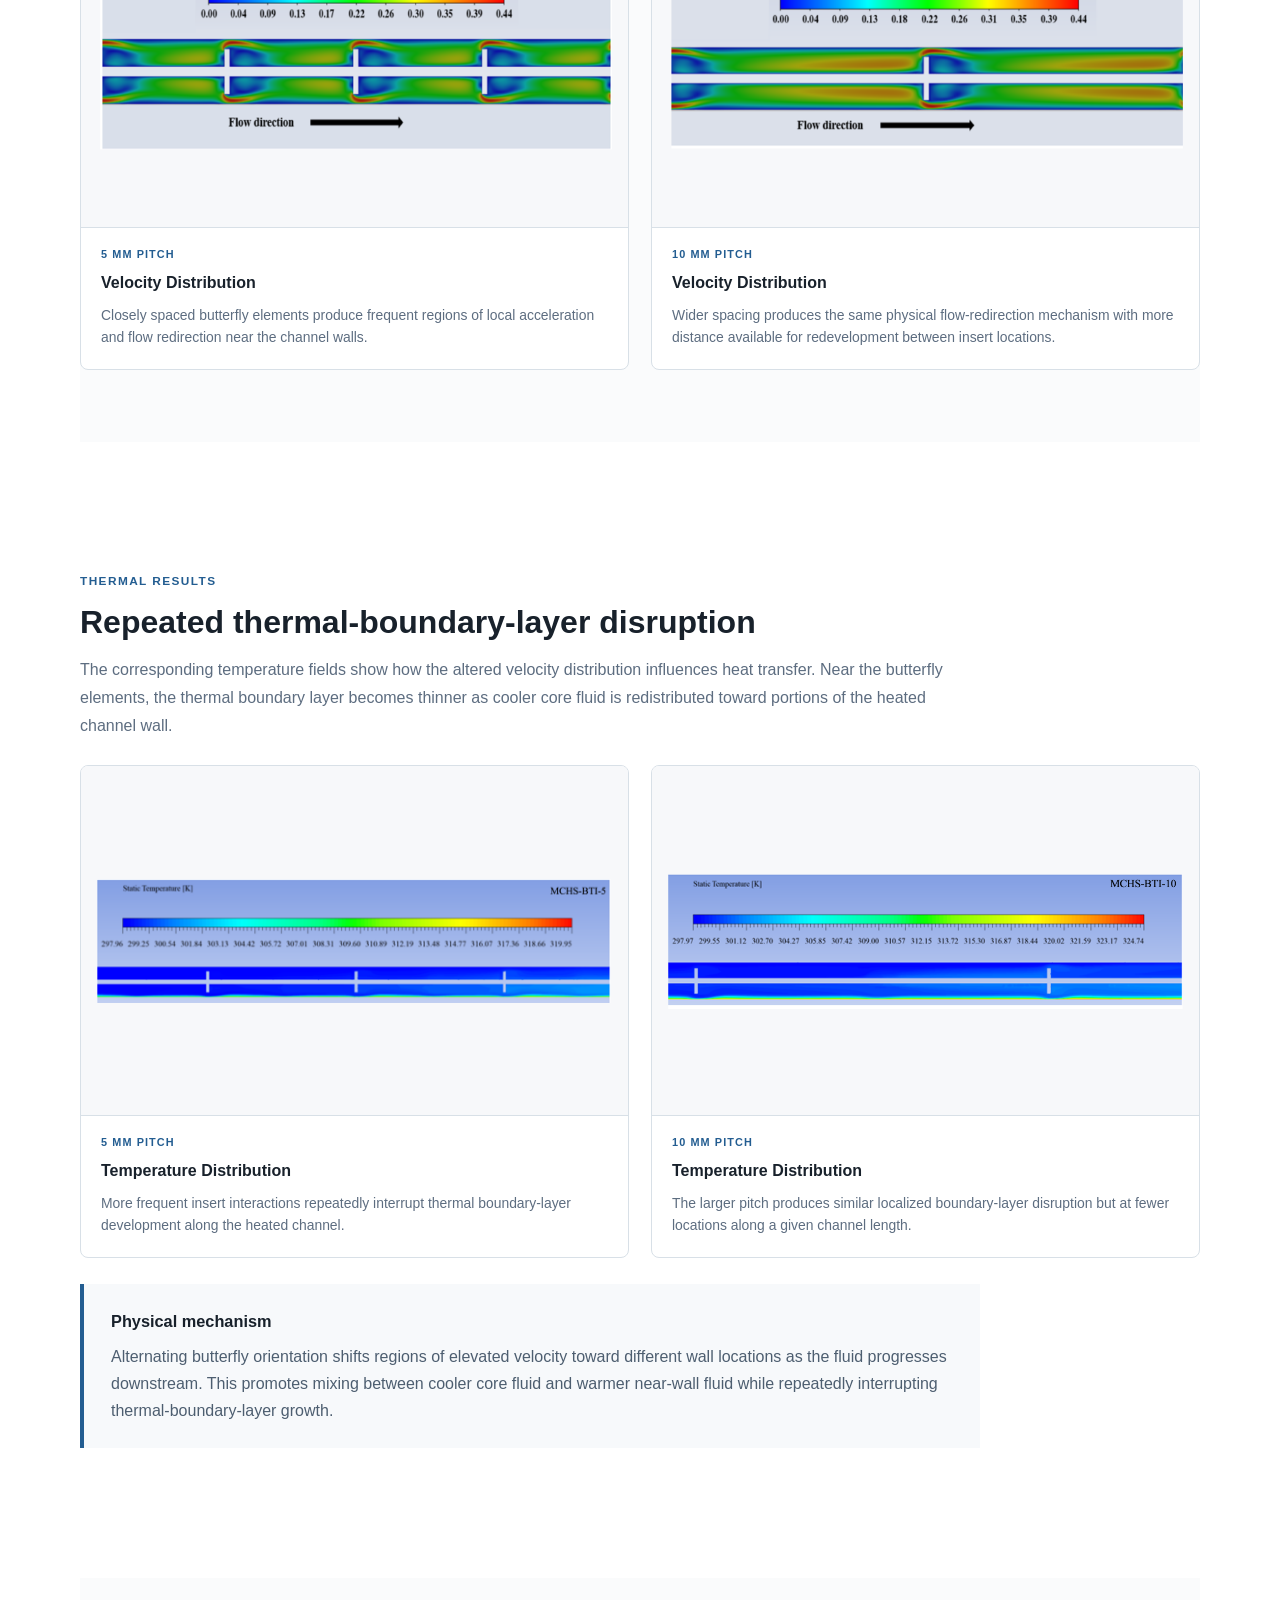
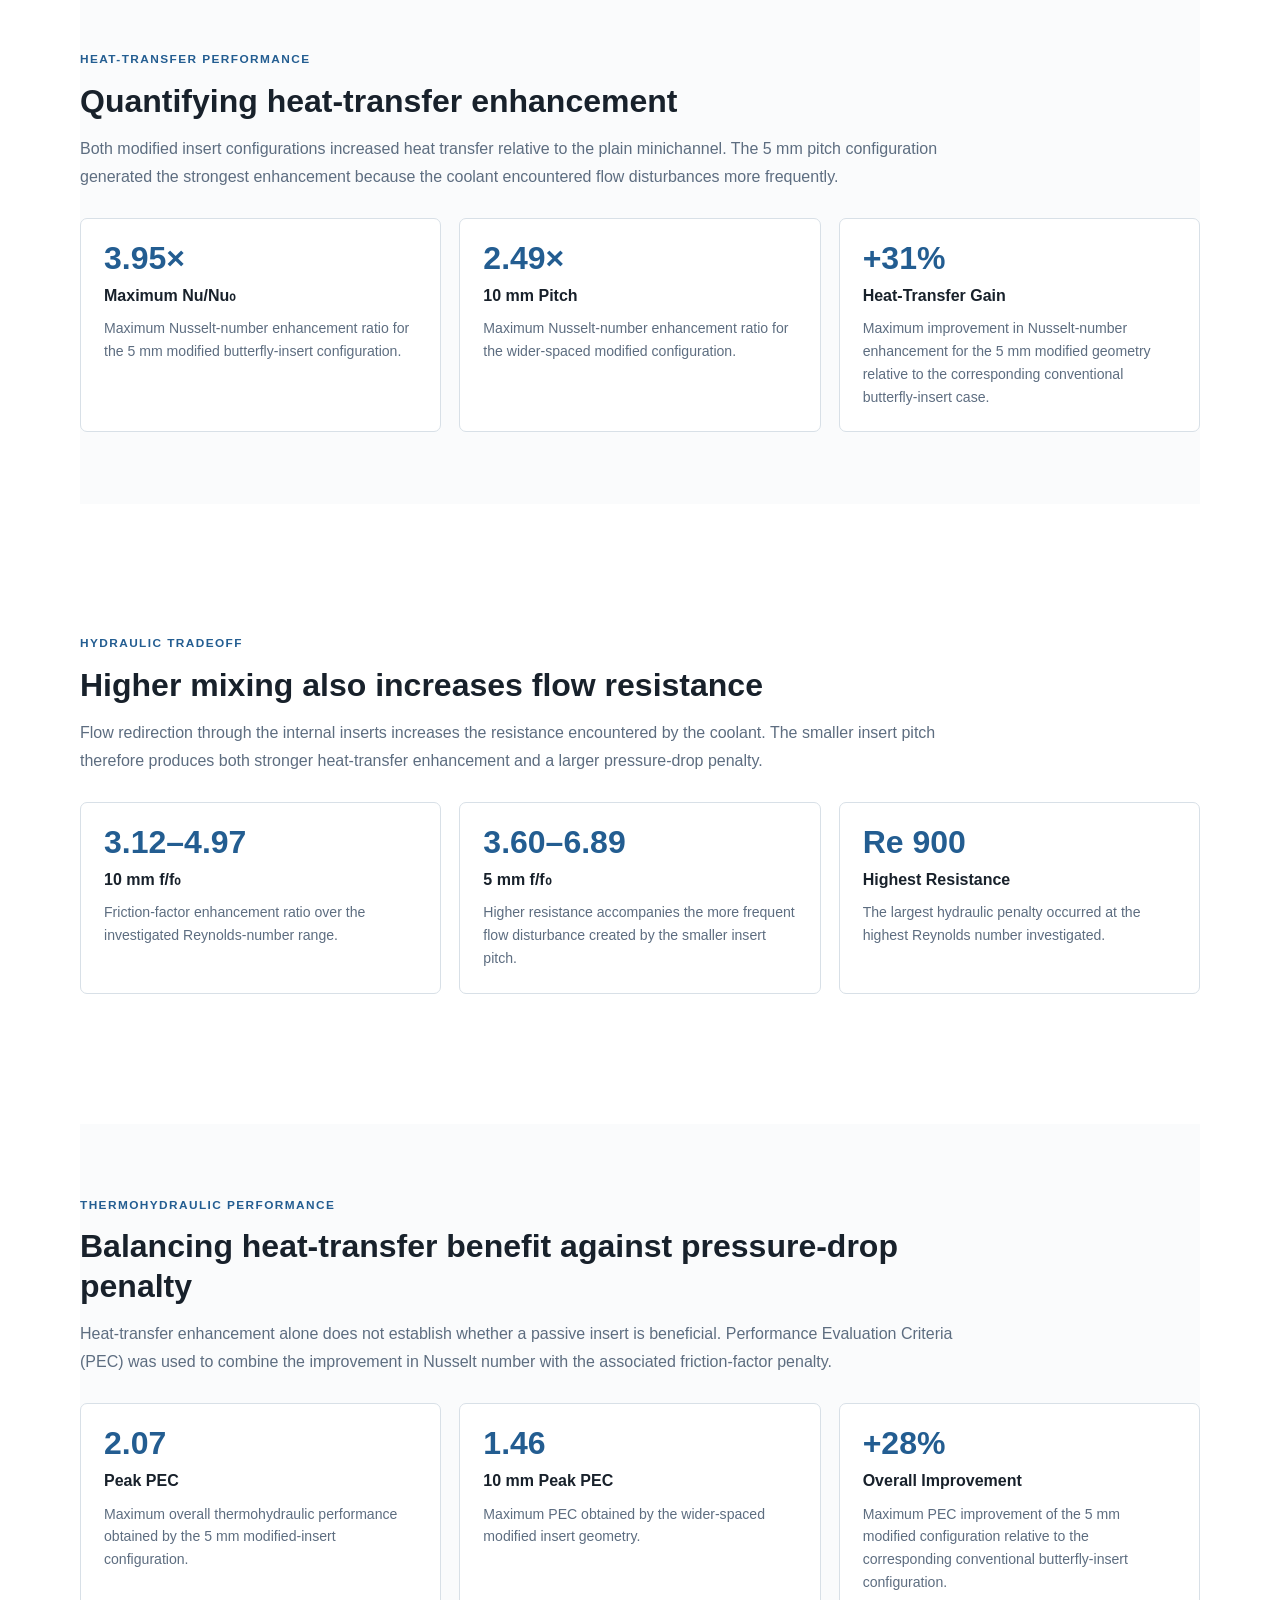
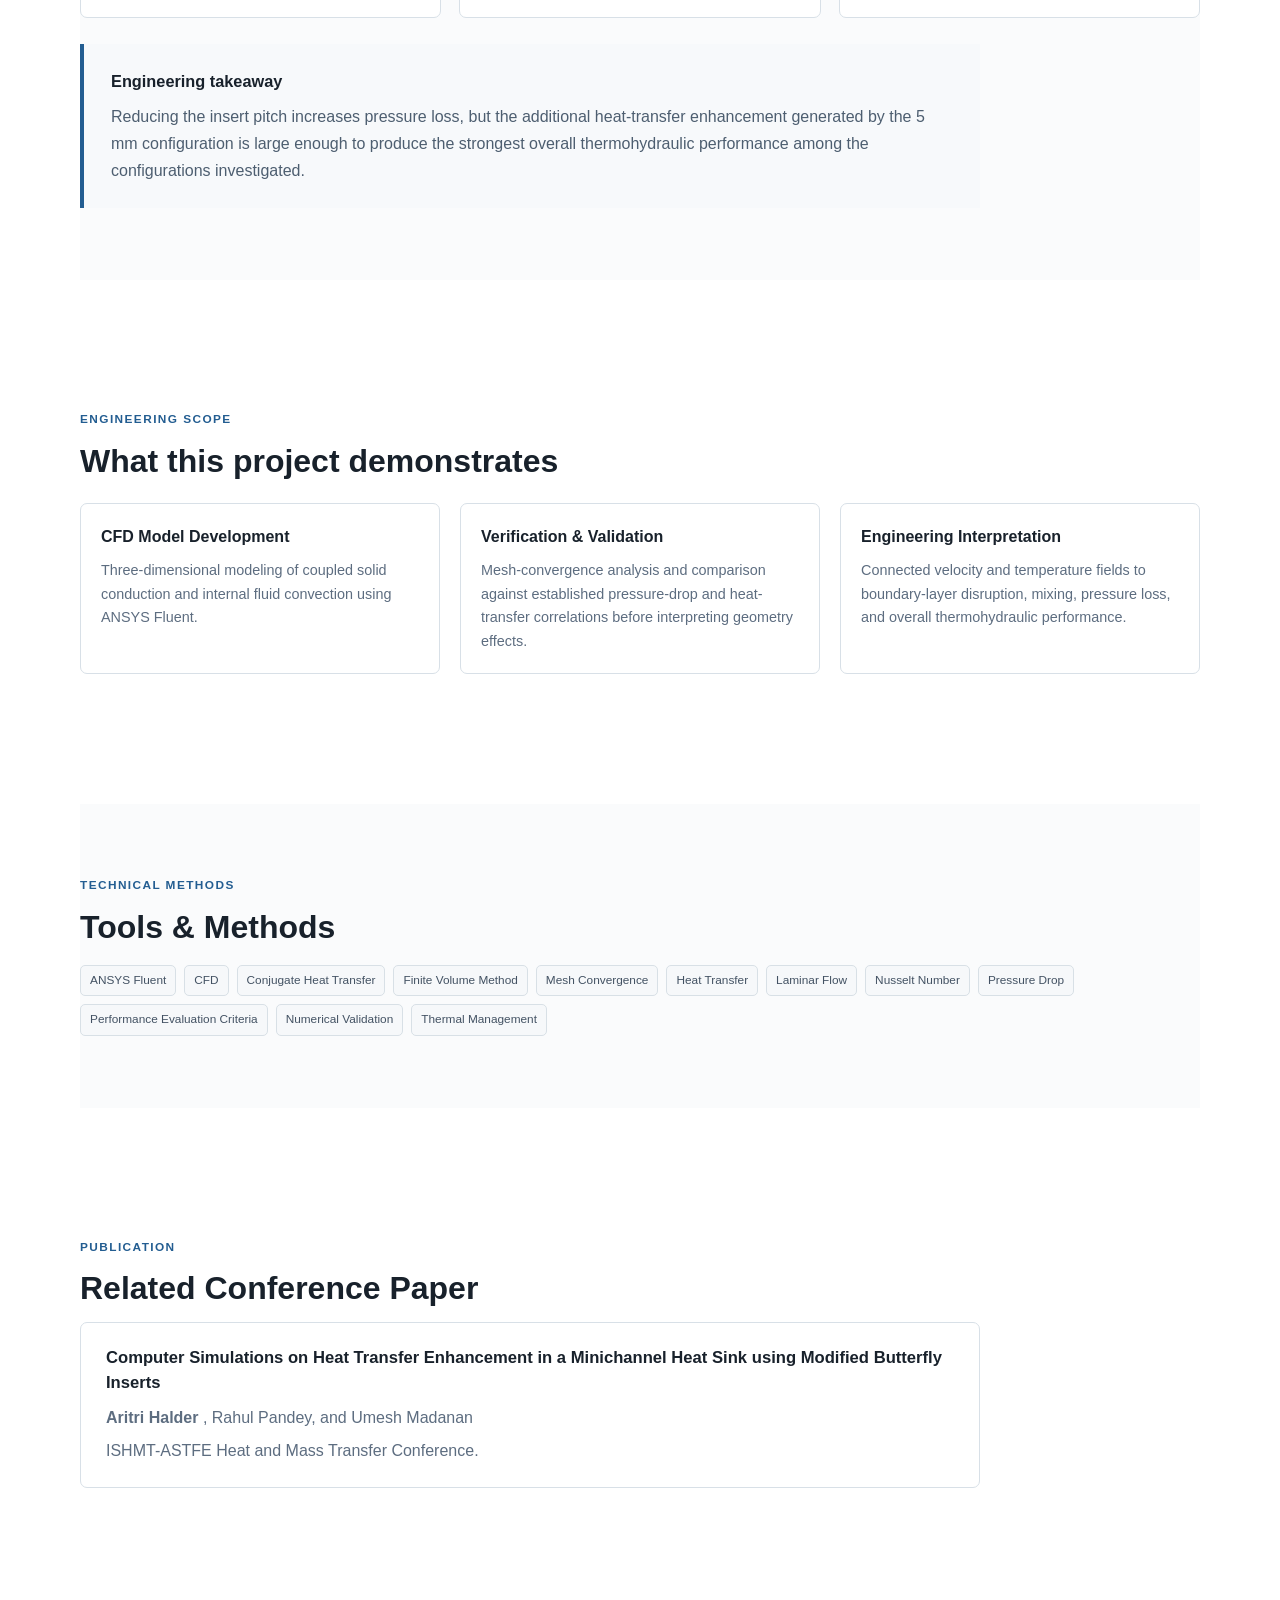
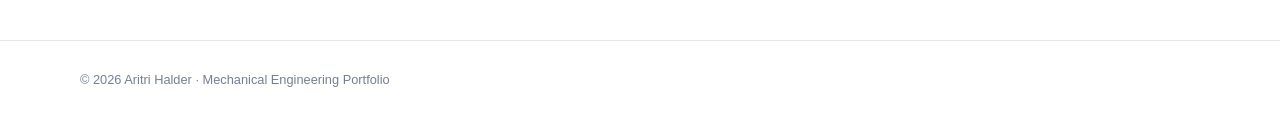
<file: project-minichannel.html>
<!DOCTYPE html>

<html lang="en">

<head>

  <meta charset="UTF-8">

  <meta
    name="viewport"
    content="width=device-width, initial-scale=1.0">

  <meta
    name="description"
    content="CFD and thermal-management project by Aritri Halder investigating heat-transfer enhancement in a minichannel heat sink using modified butterfly inserts and ANSYS Fluent.">

  <title>
    Minichannel Heat-Sink Thermal-Fluid Optimization | Aritri Halder
  </title>

  <link rel="stylesheet" href="styles.css">


  <style>

    /* =========================================================
       MINICHANNEL HERO
    ========================================================= */

    .minichannel-hero {
      padding: 62px 0 56px;
      background: #f7f9fb;
      border-bottom: 1px solid var(--border);
    }


    .minichannel-hero-inner {
      width: min(
        var(--max-width),
        calc(100% - 40px)
      );

      margin: 0 auto;
    }


    .minichannel-label {
      margin-bottom: 14px;

      color: var(--accent);

      font-size: 0.74rem;
      font-weight: 700;

      letter-spacing: 0.12em;
      text-transform: uppercase;
    }


    .minichannel-hero h1 {
      max-width: 950px;

      margin: 0 0 18px;

      color: var(--text);

      font-size: clamp(
        2.5rem,
        5vw,
        4rem
      );

      line-height: 1.06;

      letter-spacing: -0.035em;
    }


    .minichannel-summary {
      max-width: 850px;

      margin: 0;

      color: var(--body-text);

      font-size: 1.06rem;
      line-height: 1.72;
    }


    .minichannel-back {
      display: inline-block;

      margin-top: 24px;

      color: var(--accent);

      font-weight: 500;

      text-decoration: none;
    }


    .minichannel-back:hover {
      text-decoration: underline;
    }



    /* =========================================================
       LARGE FEATURE FIGURES
    ========================================================= */

    .feature-figure {
      max-width: 950px;

      margin: 26px 0 0;

      overflow: hidden;

      background: #ffffff;

      border: 1px solid var(--border);
      border-radius: 8px;
    }


    .feature-figure-media {
      display: flex;

      align-items: center;
      justify-content: center;

      min-height: 380px;

      padding: 22px;

      background: #f7f8fa;

      border-bottom: 1px solid var(--border);
    }


    .feature-figure-media img {
      width: auto;
      height: auto;

      max-width: 100%;
      max-height: 560px;

      object-fit: contain;

      display: block;
    }


    .feature-caption {
      padding: 18px 21px 21px;
    }


    .feature-caption strong {
      display: block;

      margin-bottom: 6px;

      color: var(--text);

      font-size: 0.98rem;
    }


    .feature-caption p {
      margin: 0;

      color: var(--body-text);

      font-size: 0.88rem;
      line-height: 1.65;
    }



    /* =========================================================
       CONFIGURATION CARDS
    ========================================================= */

    .configuration-grid {
      display: grid;

      grid-template-columns:
        repeat(
          3,
          minmax(0, 1fr)
        );

      gap: 18px;

      margin-top: 26px;
    }


    .configuration-card {
      padding: 21px;

      background: #ffffff;

      border: 1px solid var(--border);
      border-radius: 7px;
    }


    .configuration-label {
      display: block;

      margin-bottom: 7px;

      color: var(--accent);

      font-size: 0.69rem;
      font-weight: 700;

      letter-spacing: 0.09em;

      text-transform: uppercase;
    }


    .configuration-card h3 {
      margin: 0 0 8px;

      color: var(--text);

      font-size: 1rem;
    }


    .configuration-card p {
      margin: 0;

      color: var(--body-text);

      font-size: 0.88rem;
      line-height: 1.63;
    }



    /* =========================================================
       NUMERICAL METHOD
    ========================================================= */

    .minichannel-method-grid {
      display: grid;

      grid-template-columns:
        repeat(
          2,
          minmax(0, 1fr)
        );

      gap: 25px 36px;

      margin-top: 25px;
    }


    .minichannel-method-card {
      padding-top: 17px;

      border-top: 2px solid var(--accent);
    }


    .minichannel-method-card h3 {
      margin: 0 0 8px;

      color: var(--text);

      font-size: 1rem;
    }


    .minichannel-method-card p {
      margin: 0;

      color: var(--body-text);

      font-size: 0.92rem;
      line-height: 1.7;
    }



    /* =========================================================
       DETAIL ROWS
    ========================================================= */

    .minichannel-detail-list {
      margin-top: 24px;
    }


    .minichannel-detail-row {
      display: grid;

      grid-template-columns:
        205px
        minmax(0, 1fr);

      gap: 30px;

      padding: 18px 0;

      border-top: 1px solid var(--border);
    }


    .minichannel-detail-row:last-child {
      border-bottom: 1px solid var(--border);
    }


    .minichannel-detail-title {
      color: var(--text);

      font-weight: 700;
      font-size: 0.94rem;
    }


    .minichannel-detail-description {
      color: var(--body-text);

      line-height: 1.7;
    }



    /* =========================================================
       CFD CONTOUR COMPARISON
    ========================================================= */

    .cfd-comparison {
      display: grid;

      grid-template-columns:
        repeat(
          2,
          minmax(0, 1fr)
        );

      gap: 22px;

      margin-top: 25px;
    }


    .cfd-card {
      margin: 0;

      overflow: hidden;

      background: #ffffff;

      border: 1px solid var(--border);
      border-radius: 8px;
    }


    .cfd-media {
      height: 350px;

      display: flex;

      align-items: center;
      justify-content: center;

      padding: 16px;

      overflow: hidden;

      background: #f7f8fa;

      border-bottom: 1px solid var(--border);
    }


    .cfd-media img {
      width: auto;
      height: auto;

      max-width: 100%;
      max-height: 100%;

      object-fit: contain;

      display: block;
    }


    .cfd-caption {
      padding: 18px 20px 20px;
    }


    .cfd-caption-label {
      display: block;

      margin-bottom: 6px;

      color: var(--accent);

      font-size: 0.68rem;
      font-weight: 700;

      letter-spacing: 0.1em;

      text-transform: uppercase;
    }


    .cfd-caption h3 {
      margin: 0 0 7px;

      color: var(--text);

      font-size: 1rem;
    }


    .cfd-caption p {
      margin: 0;

      color: var(--body-text);

      font-size: 0.87rem;
      line-height: 1.62;
    }



    /* =========================================================
       RESULT CARDS
    ========================================================= */

    .minichannel-result-grid {
      display: grid;

      grid-template-columns:
        repeat(
          3,
          minmax(0, 1fr)
        );

      gap: 18px;

      margin-top: 27px;
    }


    .minichannel-result-card {
      padding: 23px;

      background: #ffffff;

      border: 1px solid var(--border);
      border-radius: 7px;
    }


    .minichannel-result-number {
      display: block;

      margin-bottom: 9px;

      color: var(--accent);

      font-size: 2rem;
      font-weight: 700;

      line-height: 1;
    }


    .minichannel-result-card h3 {
      margin: 0 0 8px;

      color: var(--text);

      font-size: 1rem;
    }


    .minichannel-result-card p {
      margin: 0;

      color: var(--body-text);

      font-size: 0.88rem;
      line-height: 1.62;
    }



    /* =========================================================
       CALLOUT
    ========================================================= */

    .engineering-callout {
      max-width: 900px;

      margin-top: 26px;

      padding: 24px 27px;

      background: #f7f9fb;

      border-left: 4px solid var(--accent);
    }


    .engineering-callout h3 {
      margin: 0 0 8px;

      color: var(--text);

      font-size: 1.02rem;
    }


    .engineering-callout p {
      margin: 0;

      color: #4d5e70;

      line-height: 1.7;
    }



    /* =========================================================
       PUBLICATION
    ========================================================= */

    .minichannel-publication {
      max-width: 900px;

      padding: 23px 25px;

      background: #ffffff;

      border: 1px solid var(--border);
      border-radius: 7px;
    }


    .minichannel-publication h3 {
      margin: 0 0 9px;

      color: var(--text);

      font-size: 1.04rem;
      line-height: 1.5;
    }


    .minichannel-publication p {
      margin: 0 0 6px;

      color: var(--body-text);

      line-height: 1.65;
    }


    .minichannel-publication p:last-child {
      margin-bottom: 0;
    }



    /* =========================================================
       RESPONSIVE
    ========================================================= */

    @media (max-width: 850px) {

      .configuration-grid,
      .minichannel-result-grid {
        grid-template-columns: 1fr;
      }

    }


    @media (max-width: 700px) {

      .minichannel-hero {
        padding: 48px 0 44px;
      }


      .minichannel-hero h1 {
        font-size: 2.35rem;
      }


      .cfd-comparison,
      .minichannel-method-grid {
        grid-template-columns: 1fr;
      }


      .cfd-media {
        height: 300px;
      }


      .feature-figure-media {
        min-height: 280px;
      }


      .minichannel-detail-row {
        grid-template-columns: 1fr;

        gap: 6px;
      }

    }

  </style>

</head>



<body>


<!-- =========================================================
     NAVIGATION
========================================================= -->

<header class="site-header">

  <div class="container nav">

    <a
      class="brand"
      href="index.html">
      Aritri Halder
    </a>


    <nav
      class="nav-links"
      aria-label="Primary navigation">

      <a href="index.html#projects">
        Projects
      </a>

      <a href="index.html#experience">
        Experience
      </a>

      <a href="index.html#publications">
        Publications
      </a>

      <a href="index.html#education">
        Education
      </a>

      <a href="index.html#about">
        About
      </a>

      <a href="cv.html">
        CV
      </a>

      <a href="index.html#contact">
        Contact
      </a>

    </nav>

  </div>

</header>



<!-- =========================================================
     HERO
========================================================= -->

<header class="minichannel-hero">

  <div class="minichannel-hero-inner">

    <div class="minichannel-label">
      CFD · Heat Transfer · Thermal Management
    </div>


    <h1>
      Minichannel Heat-Sink Thermal-Fluid Optimization
    </h1>


    <p class="minichannel-summary">
      Numerical investigation of modified butterfly inserts for passive
      heat-transfer enhancement in a water-cooled minichannel heat sink,
      combining three-dimensional conjugate heat-transfer CFD,
      mesh-convergence analysis, numerical validation, flow-field
      interpretation, and thermohydraulic performance evaluation.
    </p>


    <a
      href="index.html#projects"
      class="minichannel-back">
      ← Back to selected projects
    </a>

  </div>

</header>



<main class="project-page">


<!-- =========================================================
     QUICK FACTS
========================================================= -->

<section class="project-facts">


  <div class="project-fact">

    <span class="project-fact-label">
      Solver
    </span>

    <span class="project-fact-value">
      ANSYS Fluent 2021 R2
    </span>

  </div>



  <div class="project-fact">

    <span class="project-fact-label">
      Flow Regime
    </span>

    <span class="project-fact-value">
      Laminar · Re = 200–900
    </span>

  </div>



  <div class="project-fact">

    <span class="project-fact-label">
      Working Fluid
    </span>

    <span class="project-fact-value">
      Deionized water
    </span>

  </div>



  <div class="project-fact">

    <span class="project-fact-label">
      Insert Pitch
    </span>

    <span class="project-fact-value">
      5 mm &amp; 10 mm
    </span>

  </div>


</section>



<!-- =========================================================
     OVERVIEW
========================================================= -->

<section class="project-section">

  <div class="section-eyebrow">
    Overview
  </div>


  <h2>
    Improving heat transfer in a compact cooling channel
  </h2>


  <p>
    Compact electronic and thermal systems can generate substantial heat
    flux while leaving limited space for cooling hardware. Minichannel heat
    sinks provide high surface-area-to-volume ratios, but increasing heat
    transfer can also increase pressure drop and the pumping power required
    to move coolant through the channel.
  </p>


  <p>
    This project investigated a passive heat-transfer enhancement strategy
    using modified butterfly inserts arranged inside a square minichannel.
    Consecutive inserts were oriented orthogonally to redirect the coolant,
    increase flow mixing, and repeatedly disrupt development of the thermal
    boundary layer.
  </p>


  <div class="two-column-text">


    <div class="text-panel">

      <h3>
        Engineering Question
      </h3>

      <p>
        Can the heat-transfer enhancement created by an internal insert
        geometry outweigh the corresponding increase in hydraulic resistance?
      </p>

    </div>



    <div class="text-panel">

      <h3>
        Study Approach
      </h3>

      <p>
        Three-dimensional conjugate heat-transfer simulations were performed
        for a baseline plain minichannel and modified butterfly-insert
        configurations over Reynolds numbers from 200 to 900.
      </p>

    </div>


  </div>

</section>



<!-- =========================================================
     GEOMETRY
========================================================= -->

<section class="project-section">

  <div class="section-eyebrow">
    Geometry &amp; Design
  </div>


  <h2>
    Modified butterfly-insert concept
  </h2>


  <p>
    The computational domain represented a 100 mm-long square minichannel
    with a hydraulic diameter of 2 mm. Copper was used for the heat-sink
    substrate and deionized water was used as the coolant.
  </p>


  <p>
    The modified configuration used butterfly-shaped elements with changing
    orientation along the channel. The alternating geometry forces the flow
    to repeatedly redistribute around the insert openings rather than
    following a simple fully developed path.
  </p>



  <figure class="feature-figure">

    <div class="feature-figure-media">

      <img
        src="minichannel-geometry.png"
        alt="Modified butterfly insert geometry and minichannel computational domain">

    </div>


    <figcaption class="feature-caption">

      <strong>
        Modified butterfly insert geometry
      </strong>

      <p>
        Geometry used to generate repeated changes in flow orientation
        through the minichannel. Consecutive butterfly elements are oriented
        differently to promote mixing and boundary-layer disruption.
      </p>

    </figcaption>

  </figure>



  <div class="configuration-grid">


    <div class="configuration-card">

      <span class="configuration-label">
        Baseline
      </span>

      <h3>
        Plain Minichannel
      </h3>

      <p>
        Channel without inserts used to establish baseline heat-transfer,
        pressure-drop, and friction-factor behavior.
      </p>

    </div>



    <div class="configuration-card">

      <span class="configuration-label">
        Modified Insert
      </span>

      <h3>
        10 mm Pitch
      </h3>

      <p>
        Modified butterfly elements spaced farther apart, producing periodic
        flow redirection and thermal-boundary-layer disturbance.
      </p>

    </div>



    <div class="configuration-card">

      <span class="configuration-label">
        Modified Insert
      </span>

      <h3>
        5 mm Pitch
      </h3>

      <p>
        More closely spaced elements produce more frequent changes in flow
        orientation and repeated disruption of boundary-layer growth.
      </p>

    </div>


  </div>

</section>



<!-- =========================================================
     NUMERICAL MODEL
========================================================= -->

<section class="project-section">

  <div class="section-eyebrow">
    Numerical Method
  </div>


  <h2>
    Three-dimensional conjugate heat-transfer model
  </h2>


  <p>
    ANSYS Fluent 2021 R2 was used to solve the coupled fluid-flow and
    heat-transfer problem. The computational model included conduction through
    the copper heat-sink body and convection through water flowing inside the
    minichannel.
  </p>



  <div class="minichannel-method-grid">


    <div class="minichannel-method-card">

      <h3>
        Flow Model
      </h3>

      <p>
        Steady, laminar, incompressible flow was modeled over Reynolds
        numbers from 200 to 900.
      </p>

    </div>



    <div class="minichannel-method-card">

      <h3>
        Conjugate Heat Transfer
      </h3>

      <p>
        Solid conduction through the copper substrate was coupled with
        convective heat transfer through the internal water flow.
      </p>

    </div>



    <div class="minichannel-method-card">

      <h3>
        Numerical Solver
      </h3>

      <p>
        SIMPLE pressure-velocity coupling was used with second-order
        discretization of the governing equations.
      </p>

    </div>



    <div class="minichannel-method-card">

      <h3>
        Mesh Strategy
      </h3>

      <p>
        Hybrid wedge and hexahedral grids were refined near the fluid-solid
        interface and around insert geometry where larger velocity and
        temperature gradients were expected.
      </p>

    </div>


  </div>



  <figure class="feature-figure">

    <div class="feature-figure-media">

      <img
        src="minichannel-mesh.png"
        alt="ANSYS Fluent computational meshes for the minichannel configurations">

    </div>


    <figcaption class="feature-caption">

      <strong>
        Computational mesh
      </strong>

      <p>
        Representative computational grids for the baseline and
        insert-enhanced geometries, with local refinement around solid-fluid
        interfaces and butterfly insert features.
      </p>

    </figcaption>

  </figure>

</section>



<!-- =========================================================
     BOUNDARY CONDITIONS
========================================================= -->

<section class="project-section">

  <div class="section-eyebrow">
    Boundary Conditions
  </div>


  <h2>
    Thermal-fluid operating conditions
  </h2>



  <div class="minichannel-detail-list">


    <div class="minichannel-detail-row">

      <div class="minichannel-detail-title">
        Coolant
      </div>

      <div class="minichannel-detail-description">
        Deionized water entering the minichannel at 298 K.
      </div>

    </div>



    <div class="minichannel-detail-row">

      <div class="minichannel-detail-title">
        Flow Condition
      </div>

      <div class="minichannel-detail-description">
        Inlet velocity varied to produce Reynolds numbers between 200
        and 900.
      </div>

    </div>



    <div class="minichannel-detail-row">

      <div class="minichannel-detail-title">
        Heating
      </div>

      <div class="minichannel-detail-description">
        Constant heat flux of 100 kW/m² applied to the heated surface.
      </div>

    </div>



    <div class="minichannel-detail-row">

      <div class="minichannel-detail-title">
        Channel Walls
      </div>

      <div class="minichannel-detail-description">
        No-slip velocity conditions and coupled thermal conditions at the
        solid-fluid interfaces.
      </div>

    </div>



    <div class="minichannel-detail-row">

      <div class="minichannel-detail-title">
        Outlet
      </div>

      <div class="minichannel-detail-description">
        Pressure-outlet boundary condition.
      </div>

    </div>


  </div>

</section>



<!-- =========================================================
     GRID CONVERGENCE
========================================================= -->

<section class="project-section">

  <div class="section-eyebrow">
    Verification
  </div>


  <h2>
    Mesh-independence analysis
  </h2>


  <p>
    Grid-convergence studies were completed before interpreting geometry
    effects. Pressure drop and average heat-transfer coefficient were
    monitored while mesh density was increased.
  </p>



  <div class="minichannel-result-grid">


    <div class="minichannel-result-card">

      <span class="minichannel-result-number">
        2.5M
      </span>

      <h3>
        Plain Channel
      </h3>

      <p>
        Approximate cell count used for the grid-independent baseline
        minichannel solution.
      </p>

    </div>



    <div class="minichannel-result-card">

      <span class="minichannel-result-number">
        1.6M
      </span>

      <h3>
        10 mm Pitch
      </h3>

      <p>
        Approximate grid-independent mesh size for the 10 mm modified
        butterfly-insert geometry.
      </p>

    </div>



    <div class="minichannel-result-card">

      <span class="minichannel-result-number">
        4.32M
      </span>

      <h3>
        5 mm Pitch
      </h3>

      <p>
        The more densely repeated insert geometry required additional mesh
        resolution.
      </p>

    </div>


  </div>

</section>



<!-- =========================================================
     VALIDATION
========================================================= -->

<section class="project-section">

  <div class="section-eyebrow">
    Validation
  </div>


  <h2>
    Comparison with established correlations
  </h2>


  <p>
    The baseline plain-minichannel model was compared with established
    pressure-drop and heat-transfer correlations before interpreting the
    modified geometry results.
  </p>



  <div class="minichannel-result-grid">


    <div class="minichannel-result-card">

      <span class="minichannel-result-number">
        1.67%
      </span>

      <h3>
        Pressure Drop
      </h3>

      <p>
        Maximum deviation between the CFD prediction and the comparison
        pressure-drop correlation.
      </p>

    </div>



    <div class="minichannel-result-card">

      <span class="minichannel-result-number">
        10.45%
      </span>

      <h3>
        Local Nusselt Number
      </h3>

      <p>
        Maximum deviation between the numerical local Nusselt number and
        the corresponding literature correlation.
      </p>

    </div>



    <div class="minichannel-result-card">

      <span class="minichannel-result-number">
        Re 500
      </span>

      <h3>
        Verification Condition
      </h3>

      <p>
        Representative Reynolds number used for the detailed grid and
        numerical validation studies.
      </p>

    </div>


  </div>

</section>



<!-- =========================================================
     VELOCITY FIELDS
========================================================= -->

<section class="project-section">

  <div class="section-eyebrow">
    Flow-Field Results
  </div>


  <h2>
    Insert geometry redistributes the high-velocity region
  </h2>


  <p>
    The butterfly elements locally accelerate and redirect the coolant near
    different angular positions of the channel wall. As the insert
    orientation changes downstream, the location of the high-velocity zone
    also changes.
  </p>


  <p>
    This repeated redistribution prevents the near-wall velocity field from
    simply developing into an undisturbed profile and promotes additional
    interaction between the channel core and wall region.
  </p>



  <div class="cfd-comparison">


    <figure class="cfd-card">

      <div class="cfd-media">

        <img
          src="Velocity-5.png"
          alt="Velocity contour for modified butterfly insert configuration with 5 mm pitch">

      </div>


      <figcaption class="cfd-caption">

        <span class="cfd-caption-label">
          5 mm Pitch
        </span>

        <h3>
          Velocity Distribution
        </h3>

        <p>
          Closely spaced butterfly elements produce frequent regions of
          local acceleration and flow redirection near the channel walls.
        </p>

      </figcaption>

    </figure>



    <figure class="cfd-card">

      <div class="cfd-media">

        <img
          src="velocity-10.png"
          alt="Velocity contour for modified butterfly insert configuration with 10 mm pitch">

      </div>


      <figcaption class="cfd-caption">

        <span class="cfd-caption-label">
          10 mm Pitch
        </span>

        <h3>
          Velocity Distribution
        </h3>

        <p>
          Wider spacing produces the same physical flow-redirection mechanism
          with more distance available for redevelopment between insert
          locations.
        </p>

      </figcaption>

    </figure>


  </div>

</section>



<!-- =========================================================
     TEMPERATURE CONTOURS
========================================================= -->

<section class="project-section">

  <div class="section-eyebrow">
    Thermal Results
  </div>


  <h2>
    Repeated thermal-boundary-layer disruption
  </h2>


  <p>
    The corresponding temperature fields show how the altered velocity
    distribution influences heat transfer. Near the butterfly elements,
    the thermal boundary layer becomes thinner as cooler core fluid is
    redistributed toward portions of the heated channel wall.
  </p>



  <div class="cfd-comparison">


    <figure class="cfd-card">

      <div class="cfd-media">

        <img
          src="Temperature-5.png"
          alt="Temperature contour for modified butterfly insert configuration with 5 mm pitch">

      </div>


      <figcaption class="cfd-caption">

        <span class="cfd-caption-label">
          5 mm Pitch
        </span>

        <h3>
          Temperature Distribution
        </h3>

        <p>
          More frequent insert interactions repeatedly interrupt thermal
          boundary-layer development along the heated channel.
        </p>

      </figcaption>

    </figure>



    <figure class="cfd-card">

      <div class="cfd-media">

        <img
          src="Temp-10.png"
          alt="Temperature contour for modified butterfly insert configuration with 10 mm pitch">

      </div>


      <figcaption class="cfd-caption">

        <span class="cfd-caption-label">
          10 mm Pitch
        </span>

        <h3>
          Temperature Distribution
        </h3>

        <p>
          The larger pitch produces similar localized boundary-layer
          disruption but at fewer locations along a given channel length.
        </p>

      </figcaption>

    </figure>


  </div>



  <div class="engineering-callout">

    <h3>
      Physical mechanism
    </h3>

    <p>
      Alternating butterfly orientation shifts regions of elevated velocity
      toward different wall locations as the fluid progresses downstream.
      This promotes mixing between cooler core fluid and warmer near-wall
      fluid while repeatedly interrupting thermal-boundary-layer growth.
    </p>

  </div>

</section>



<!-- =========================================================
     HEAT TRANSFER
========================================================= -->

<section class="project-section">

  <div class="section-eyebrow">
    Heat-Transfer Performance
  </div>


  <h2>
    Quantifying heat-transfer enhancement
  </h2>


  <p>
    Both modified insert configurations increased heat transfer relative
    to the plain minichannel. The 5 mm pitch configuration generated the
    strongest enhancement because the coolant encountered flow disturbances
    more frequently.
  </p>



  <div class="minichannel-result-grid">


    <div class="minichannel-result-card">

      <span class="minichannel-result-number">
        3.95×
      </span>

      <h3>
        Maximum Nu/Nu₀
      </h3>

      <p>
        Maximum Nusselt-number enhancement ratio for the 5 mm modified
        butterfly-insert configuration.
      </p>

    </div>



    <div class="minichannel-result-card">

      <span class="minichannel-result-number">
        2.49×
      </span>

      <h3>
        10 mm Pitch
      </h3>

      <p>
        Maximum Nusselt-number enhancement ratio for the wider-spaced
        modified configuration.
      </p>

    </div>



    <div class="minichannel-result-card">

      <span class="minichannel-result-number">
        +31%
      </span>

      <h3>
        Heat-Transfer Gain
      </h3>

      <p>
        Maximum improvement in Nusselt-number enhancement for the 5 mm
        modified geometry relative to the corresponding conventional
        butterfly-insert case.
      </p>

    </div>


  </div>

</section>



<!-- =========================================================
     HYDRAULIC TRADEOFF
========================================================= -->

<section class="project-section">

  <div class="section-eyebrow">
    Hydraulic Tradeoff
  </div>


  <h2>
    Higher mixing also increases flow resistance
  </h2>


  <p>
    Flow redirection through the internal inserts increases the resistance
    encountered by the coolant. The smaller insert pitch therefore produces
    both stronger heat-transfer enhancement and a larger pressure-drop
    penalty.
  </p>



  <div class="minichannel-result-grid">


    <div class="minichannel-result-card">

      <span class="minichannel-result-number">
        3.12–4.97
      </span>

      <h3>
        10 mm f/f₀
      </h3>

      <p>
        Friction-factor enhancement ratio over the investigated
        Reynolds-number range.
      </p>

    </div>



    <div class="minichannel-result-card">

      <span class="minichannel-result-number">
        3.60–6.89
      </span>

      <h3>
        5 mm f/f₀
      </h3>

      <p>
        Higher resistance accompanies the more frequent flow disturbance
        created by the smaller insert pitch.
      </p>

    </div>



    <div class="minichannel-result-card">

      <span class="minichannel-result-number">
        Re 900
      </span>

      <h3>
        Highest Resistance
      </h3>

      <p>
        The largest hydraulic penalty occurred at the highest Reynolds
        number investigated.
      </p>

    </div>


  </div>

</section>



<!-- =========================================================
     PEC
========================================================= -->

<section class="project-section">

  <div class="section-eyebrow">
    Thermohydraulic Performance
  </div>


  <h2>
    Balancing heat-transfer benefit against pressure-drop penalty
  </h2>


  <p>
    Heat-transfer enhancement alone does not establish whether a passive
    insert is beneficial. Performance Evaluation Criteria (PEC) was used
    to combine the improvement in Nusselt number with the associated
    friction-factor penalty.
  </p>



  <div class="minichannel-result-grid">


    <div class="minichannel-result-card">

      <span class="minichannel-result-number">
        2.07
      </span>

      <h3>
        Peak PEC
      </h3>

      <p>
        Maximum overall thermohydraulic performance obtained by the
        5 mm modified-insert configuration.
      </p>

    </div>



    <div class="minichannel-result-card">

      <span class="minichannel-result-number">
        1.46
      </span>

      <h3>
        10 mm Peak PEC
      </h3>

      <p>
        Maximum PEC obtained by the wider-spaced modified insert geometry.
      </p>

    </div>



    <div class="minichannel-result-card">

      <span class="minichannel-result-number">
        +28%
      </span>

      <h3>
        Overall Improvement
      </h3>

      <p>
        Maximum PEC improvement of the 5 mm modified configuration relative
        to the corresponding conventional butterfly-insert configuration.
      </p>

    </div>


  </div>



  <div class="engineering-callout">

    <h3>
      Engineering takeaway
    </h3>

    <p>
      Reducing the insert pitch increases pressure loss, but the additional
      heat-transfer enhancement generated by the 5 mm configuration is large
      enough to produce the strongest overall thermohydraulic performance
      among the configurations investigated.
    </p>

  </div>

</section>



<!-- =========================================================
     ENGINEERING SCOPE
========================================================= -->

<section class="project-section">

  <div class="section-eyebrow">
    Engineering Scope
  </div>


  <h2>
    What this project demonstrates
  </h2>



  <div class="takeaway-grid">


    <div class="takeaway">

      <h3>
        CFD Model Development
      </h3>

      <p>
        Three-dimensional modeling of coupled solid conduction and internal
        fluid convection using ANSYS Fluent.
      </p>

    </div>



    <div class="takeaway">

      <h3>
        Verification &amp; Validation
      </h3>

      <p>
        Mesh-convergence analysis and comparison against established
        pressure-drop and heat-transfer correlations before interpreting
        geometry effects.
      </p>

    </div>



    <div class="takeaway">

      <h3>
        Engineering Interpretation
      </h3>

      <p>
        Connected velocity and temperature fields to boundary-layer
        disruption, mixing, pressure loss, and overall thermohydraulic
        performance.
      </p>

    </div>


  </div>

</section>



<!-- =========================================================
     TOOLS
========================================================= -->

<section class="project-section">

  <div class="section-eyebrow">
    Technical Methods
  </div>


  <h2>
    Tools &amp; Methods
  </h2>



  <div class="tags">

    <span class="tag">
      ANSYS Fluent
    </span>

    <span class="tag">
      CFD
    </span>

    <span class="tag">
      Conjugate Heat Transfer
    </span>

    <span class="tag">
      Finite Volume Method
    </span>

    <span class="tag">
      Mesh Convergence
    </span>

    <span class="tag">
      Heat Transfer
    </span>

    <span class="tag">
      Laminar Flow
    </span>

    <span class="tag">
      Nusselt Number
    </span>

    <span class="tag">
      Pressure Drop
    </span>

    <span class="tag">
      Performance Evaluation Criteria
    </span>

    <span class="tag">
      Numerical Validation
    </span>

    <span class="tag">
      Thermal Management
    </span>

  </div>

</section>



<!-- =========================================================
     PUBLICATION
========================================================= -->

<section class="project-section">

  <div class="section-eyebrow">
    Publication
  </div>


  <h2>
    Related Conference Paper
  </h2>



  <div class="minichannel-publication">

    <h3>
      Computer Simulations on Heat Transfer Enhancement in a
      Minichannel Heat Sink using Modified Butterfly Inserts
    </h3>


    <p>
      <strong>
        Aritri Halder
      </strong>,
      Rahul Pandey, and Umesh Madanan
    </p>


    <p>
      ISHMT-ASTFE Heat and Mass Transfer Conference.
    </p>

  </div>

</section>


</main>



<!-- =========================================================
     FOOTER
========================================================= -->

<footer class="footer">

  <div class="container">
    © 2026 Aritri Halder · Mechanical Engineering Portfolio
  </div>

</footer>


</body>

</html>
</file>
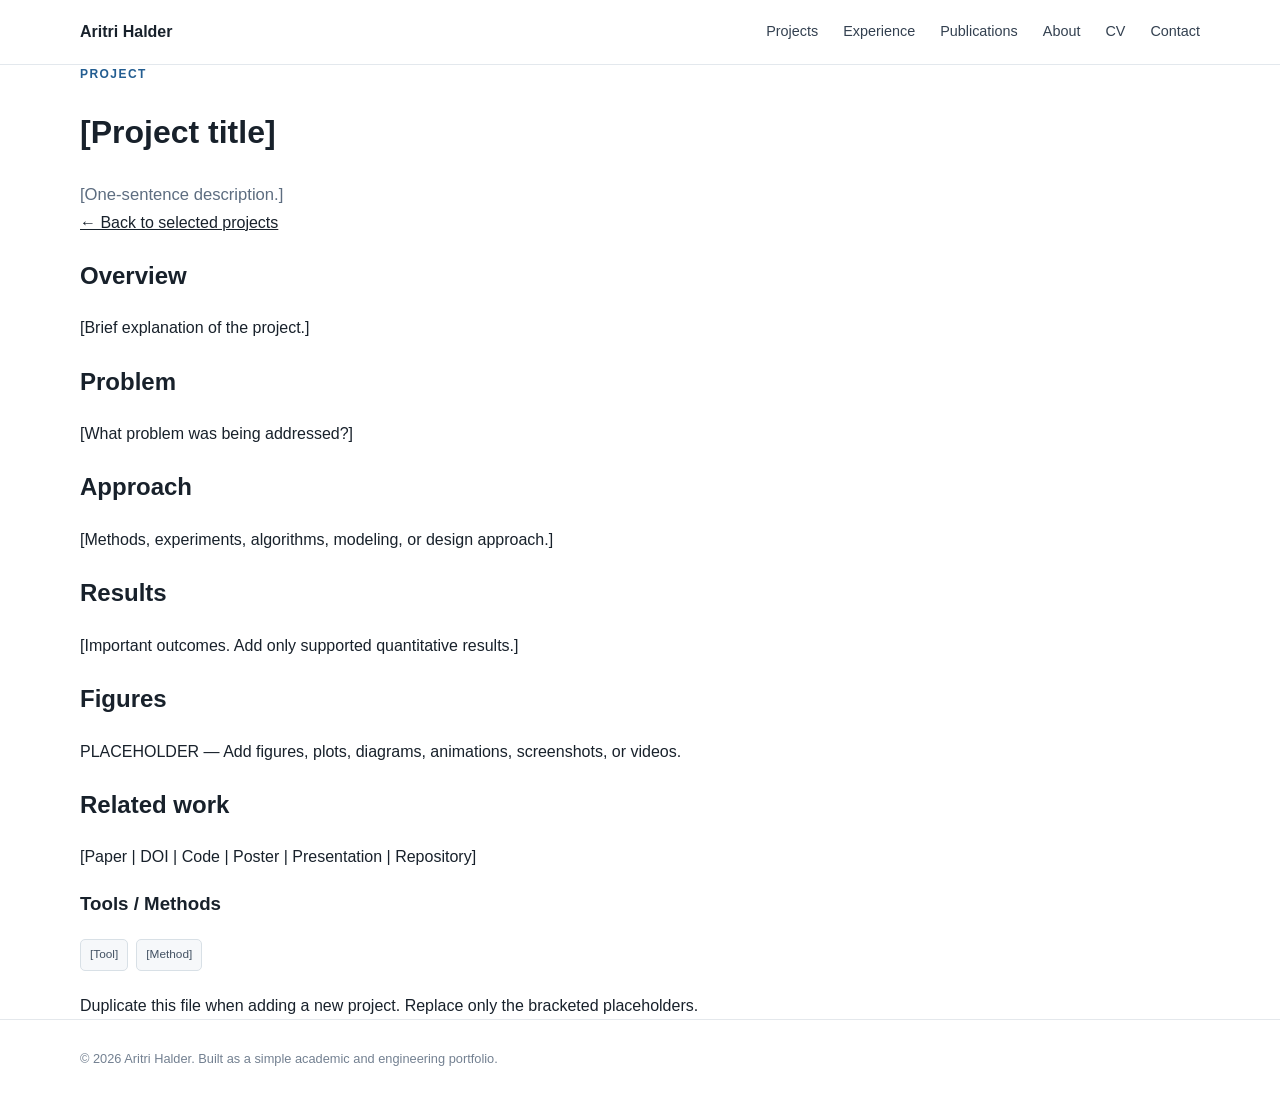
<file: project-template.html>
<!doctype html>
<html lang="en"><head><meta charset="utf-8"><meta name="viewport" content="width=device-width, initial-scale=1"><title>Project Title | Aritri Halder</title><link rel="stylesheet" href="styles.css"></head>
<body>
<header class="site-header">
  <div class="container nav">
    <a class="brand" href="index.html">Aritri Halder</a>
    <nav class="nav-links" aria-label="Primary navigation">
      <a href="index.html#projects">Projects</a>
      <a href="index.html#experience">Experience</a>
      <a href="index.html#publications">Publications</a>
      <a href="index.html#about">About</a>
      <a href="cv.html">CV</a>
      <a href="index.html#contact">Contact</a>
    </nav>
  </div>
</header>
<main>
<header class="project-hero"><div class="container"><div class="eyebrow">Project</div><h1>[Project title]</h1><p class="lede">[One-sentence description.]</p><a href="index.html#projects">← Back to selected projects</a></div></header>
<div class="container project-layout"><article class="project-main">
<section><h2>Overview</h2><p>[Brief explanation of the project.]</p></section>
<section><h2>Problem</h2><p>[What problem was being addressed?]</p></section>
<section><h2>Approach</h2><p>[Methods, experiments, algorithms, modeling, or design approach.]</p></section>
<section><h2>Results</h2><p>[Important outcomes. Add only supported quantitative results.]</p></section>
<section><h2>Figures</h2><div class="figure-placeholder">PLACEHOLDER — Add figures, plots, diagrams, animations, screenshots, or videos.</div></section>
<section><h2>Related work</h2><p>[Paper | DOI | Code | Poster | Presentation | Repository]</p></section>
</article><aside class="sidebar"><h3>Tools / Methods</h3><div class="tags"><span class="tag">[Tool]</span><span class="tag">[Method]</span></div><div class="note" style="margin-top:22px;">Duplicate this file when adding a new project. Replace only the bracketed placeholders.</div></aside></div>
</main>
<footer class="footer">
  <div class="container">© 2026 Aritri Halder. Built as a simple academic and engineering portfolio.</div>
</footer>
</body></html>
</file>
<file: styles.css>
/* =========================================================
   VARIABLES
========================================================= */

:root {

  --bg: #ffffff;

  --surface: #ffffff;

  --surface-soft: #f7f9fb;

  --text: #18212b;

  --body-text: #5d6d80;

  --muted: #738091;

  --accent: #235d91;

  --accent-dark: #194b75;

  --border: #d8e0e7;

  --max-width: 1120px;

}



/* =========================================================
   RESET / BASE
========================================================= */

* {
  box-sizing: border-box;
}


html {
  scroll-behavior: smooth;
}


body {

  margin: 0;

  color: var(--text);

  background: #ffffff;

  font-family:
    -apple-system,
    BlinkMacSystemFont,
    "Segoe UI",
    Roboto,
    Helvetica,
    Arial,
    sans-serif;

  line-height: 1.65;

  -webkit-font-smoothing: antialiased;

}


img,
video {
  max-width: 100%;
}


a {
  color: inherit;
}


.container {

  width: min(
    var(--max-width),
    calc(100% - 40px)
  );

  margin: 0 auto;

}



/* =========================================================
   NAVIGATION
========================================================= */

.site-header {

  width: 100%;

  position: sticky;

  top: 0;

  z-index: 100;

  background: rgba(255, 255, 255, 0.97);

  border-bottom: 1px solid #e3e8ed;

}


.nav {

  min-height: 64px;

  display: flex;

  align-items: center;

  justify-content: space-between;

  gap: 30px;

}


.brand {

  color: var(--text);

  font-size: 1rem;

  font-weight: 700;

  text-decoration: none;

}


.nav-links {

  display: flex;

  align-items: center;

  gap: 25px;

}


.nav-links a {

  color: #334050;

  font-size: 0.9rem;

  text-decoration: none;

}


.nav-links a:hover {
  color: var(--accent);
}



/* =========================================================
   HOMEPAGE HERO
========================================================= */

.hero {

  padding: 84px 0 72px;

  border-bottom: 1px solid #e5e9ed;

}


.hero-grid {

  display: grid;

  grid-template-columns:
    minmax(0, 1.55fr)
    minmax(290px, 0.72fr);

  gap: 68px;

  align-items: center;

}


.eyebrow {

  margin-bottom: 16px;

  color: var(--accent);

  font-size: 0.75rem;

  font-weight: 700;

  letter-spacing: 0.12em;

  text-transform: uppercase;

}


.hero h1 {

  margin: 0 0 13px;

  color: var(--text);

  font-size: clamp(
    3rem,
    6vw,
    4.6rem
  );

  line-height: 1;

  letter-spacing: -0.035em;

}


.hero h2 {

  margin: 0 0 22px;

  color: #334050;

  font-size: 1.25rem;

  font-weight: 600;

  line-height: 1.46;

}


.lede {

  max-width: 760px;

  margin: 0;

  color: var(--body-text);

  font-size: 1.04rem;

  line-height: 1.75;

}


.button-row {

  display: flex;

  flex-wrap: wrap;

  gap: 11px;

  margin-top: 28px;

}



/* =========================================================
   BUTTONS
========================================================= */

.btn {

  display: inline-flex;

  align-items: center;

  justify-content: center;

  min-height: 45px;

  padding: 0 17px;

  border-radius: 5px;

  font-size: 0.9rem;

  font-weight: 600;

  text-decoration: none;

}


.btn.primary {

  color: #ffffff;

  background: var(--accent);

  border: 1px solid var(--accent);

}


.btn.primary:hover {

  background: var(--accent-dark);

  border-color: var(--accent-dark);

}


.btn.secondary {

  color: var(--text);

  background: #ffffff;

  border: 1px solid var(--border);

}



/* =========================================================
   TECHNICAL FOCUS
========================================================= */

.hero-summary {

  padding: 25px;

  background: #ffffff;

  border: 1px solid var(--border);

  border-radius: 8px;

}


.hero-summary-label {

  margin-bottom: 18px;

  color: var(--accent);

  font-size: 0.72rem;

  font-weight: 700;

  letter-spacing: 0.1em;

  text-transform: uppercase;

}


.hero-summary-item {

  padding: 15px 0;

  border-top: 1px solid var(--border);

}


.hero-summary-item strong {

  display: block;

  margin-bottom: 4px;

  color: var(--text);

  font-size: 0.93rem;

}


.hero-summary-item span {

  display: block;

  color: var(--body-text);

  font-size: 0.83rem;

  line-height: 1.55;

}



/* =========================================================
   HOMEPAGE SECTIONS
========================================================= */

main > section:not(.hero) {

  padding: 72px 0;

}


main > section:nth-child(even):not(.hero) {

  background: #fafbfc;

}


.section-head {

  display: grid;

  grid-template-columns:
    190px
    minmax(0, 1fr);

  gap: 35px;

  margin-bottom: 36px;

}


.section-kicker {

  color: var(--accent);

  font-size: 0.74rem;

  font-weight: 700;

  letter-spacing: 0.12em;

  text-transform: uppercase;

}


.section-title {

  margin: 0 0 10px;

  color: var(--text);

  font-size: 1.9rem;

  line-height: 1.25;

}


.section-intro {

  max-width: 760px;

  margin: 0;

  color: var(--body-text);

  line-height: 1.7;

}



/* =========================================================
   PROJECT CARDS
========================================================= */

.project-grid {

  display: grid;

  grid-template-columns:
    repeat(
      3,
      minmax(0, 1fr)
    );

  gap: 22px;

}


.card {

  overflow: hidden;

  display: flex;

  flex-direction: column;

  background: #ffffff;

  border: 1px solid var(--border);

  border-radius: 8px;

}


.card-media,
.placeholder {

  height: 215px;

  background: var(--surface-soft);

  border-bottom: 1px solid var(--border);

}


.card-media {

  display: block;

  overflow: hidden;

}


.card-media img {

  width: 100%;

  height: 100%;

  display: block;

  object-fit: cover;

}


.placeholder {

  display: flex;

  align-items: center;

  justify-content: center;

  padding: 30px;

  color: #8491a0;

  text-align: center;

}


.placeholder span {

  padding: 10px 14px;

  border: 1px dashed #bec9d3;

  border-radius: 5px;

  font-size: 0.85rem;

}


.card-body {

  padding: 22px;

  display: flex;

  flex-direction: column;

  flex: 1;

}


.card-kicker {

  margin-bottom: 10px;

  color: var(--accent);

  font-size: 0.7rem;

  font-weight: 700;

  letter-spacing: 0.1em;

  text-transform: uppercase;

}


.card h3 {

  margin: 0 0 11px;

  color: var(--text);

  font-size: 1.12rem;

  line-height: 1.38;

}


.card p {

  margin: 0;

  color: var(--body-text);

  font-size: 0.94rem;

  line-height: 1.65;

}


.project-highlight {

  margin-top: 17px;

  color: var(--body-text);

  font-size: 0.88rem;

  line-height: 1.65;

}


.project-highlight strong {

  color: var(--text);

}


.tags {

  display: flex;

  flex-wrap: wrap;

  gap: 8px;

  margin-top: 18px;

}


.tag {

  display: inline-block;

  padding: 5px 9px;

  color: #435263;

  background: #f6f8fa;

  border: 1px solid #d8e0e6;

  border-radius: 5px;

  font-size: 0.74rem;

}


.card-link {

  display: inline-block;

  margin-top: auto;

  padding-top: 22px;

  color: var(--accent);

  font-weight: 600;

  text-decoration: none;

}


.card-link:hover {
  text-decoration: underline;
}



/* =========================================================
   EXPERIENCE
========================================================= */

.timeline {

  border-top: 1px solid var(--border);

}


.timeline-item {

  display: grid;

  grid-template-columns:
    180px
    minmax(0, 1fr);

  gap: 35px;

  padding: 25px 0;

  border-bottom: 1px solid var(--border);

}


.timeline-date {

  color: var(--muted);

  font-size: 0.84rem;

  font-weight: 600;

}


.timeline-item h3 {

  margin: 0 0 4px;

  color: var(--text);

  font-size: 1.08rem;

}


.timeline-item h4 {

  margin: 0 0 10px;

  color: var(--body-text);

  font-size: 0.92rem;

  font-weight: 500;

}


.timeline-item p {

  max-width: 820px;

  margin: 0;

  color: var(--body-text);

  line-height: 1.7;

}



/* =========================================================
   PUBLICATIONS
========================================================= */

.pub-list {

  border-top: 1px solid var(--border);

}


.pub {

  padding: 23px 0;

  border-bottom: 1px solid var(--border);

}


.pub-title {

  margin-bottom: 6px;

  color: var(--text);

  font-weight: 700;

}


.pub-meta {

  color: var(--body-text);

  line-height: 1.6;

}



/* =========================================================
   EDUCATION
========================================================= */

.education-grid {

  display: grid;

  grid-template-columns:
    repeat(
      2,
      minmax(0, 1fr)
    );

  gap: 20px;

}


.education-card {

  padding: 24px;

  background: #ffffff;

  border: 1px solid var(--border);

  border-radius: 7px;

}


.education-date {

  margin-bottom: 8px;

  color: var(--accent);

  font-size: 0.75rem;

  font-weight: 700;

  text-transform: uppercase;

}


.education-card h3 {

  margin: 0 0 6px;

  color: var(--text);

  font-size: 1.05rem;

}


.education-card p {

  margin: 0;

  color: var(--body-text);

}



/* =========================================================
   SKILLS
========================================================= */

.skill-groups {

  display: grid;

  grid-template-columns:
    repeat(
      2,
      minmax(0, 1fr)
    );

  gap: 22px;

}


.skill-group {

  padding: 22px 0;

  border-top: 2px solid var(--accent);

}


.skill-group h3 {

  margin: 0 0 8px;

  color: var(--text);

  font-size: 1rem;

}


.skill-group p {

  margin: 0;

  color: var(--body-text);

  line-height: 1.7;

}



/* =========================================================
   ABOUT
========================================================= */

.about-grid {

  display: grid;

  grid-template-columns:
    minmax(0, 1.5fr)
    minmax(280px, 0.75fr);

  gap: 55px;

}


.about-grid p {

  margin: 0 0 16px;

  color: var(--body-text);

  line-height: 1.75;

}


.contact-box {

  padding: 22px;

  background: #ffffff;

  border: 1px solid var(--border);

  border-radius: 7px;

}


.info-list {

  margin: 0;

  padding: 0;

  list-style: none;

}


.info-list li {

  padding: 14px 0;

  color: var(--body-text);

  border-top: 1px solid var(--border);

}


.info-list li:first-child {

  padding-top: 0;

  border-top: 0;

}


.info-list strong {

  color: var(--text);

}



/* =========================================================
   CONTACT
========================================================= */

.contact-grid {

  display: grid;

  grid-template-columns:
    repeat(
      3,
      minmax(0, 1fr)
    );

  gap: 16px;

}


.contact-item {

  padding: 20px;

  background: #ffffff;

  border: 1px solid var(--border);

  border-radius: 7px;

  text-decoration: none;

}


.contact-item span {

  display: block;

  margin-bottom: 5px;

  color: var(--muted);

  font-size: 0.76rem;

  text-transform: uppercase;

}


.contact-item strong {

  color: var(--accent);

  font-size: 0.88rem;

}



/* =========================================================
   VIDEO PROJECT HERO
========================================================= */

.video-project-hero {

  position: relative;

  width: 100%;

  min-height: 470px;

  display: flex;

  align-items: center;

  overflow: hidden;

  background: #18212b;

}


.video-project-hero__video {

  position: absolute;

  inset: 0;

  width: 100%;

  height: 100%;

  object-fit: cover;

  object-position: center;

  z-index: 0;

}


.video-project-hero__overlay {

  position: absolute;

  inset: 0;

  background: rgba(8, 18, 28, 0.56);

  z-index: 1;

}


.video-project-hero__content {

  position: relative;

  z-index: 2;

  width: min(
    var(--max-width),
    calc(100% - 40px)
  );

  margin: 0 auto;

  padding: 65px 0;

  color: #ffffff;

}


.project-label {

  margin-bottom: 18px;

  color: #d7e8f6;

  font-size: 0.78rem;

  font-weight: 700;

  letter-spacing: 0.13em;

  text-transform: uppercase;

}


.video-project-hero__content h1 {

  max-width: 920px;

  margin: 0 0 22px;

  color: #ffffff;

  font-size: clamp(
    2.7rem,
    5.5vw,
    4.5rem
  );

  line-height: 1.04;

  letter-spacing: -0.035em;

}


.hero-project-summary {

  max-width: 820px;

  margin: 0;

  color: rgba(255, 255, 255, 0.88);

  font-size: 1.12rem;

  line-height: 1.7;

}


.video-project-hero__back {

  display: inline-block;

  margin-top: 30px;

  color: #ffffff;

  font-size: 0.95rem;

  font-weight: 500;

  text-decoration: none;

}



/* =========================================================
   PROJECT PAGES
========================================================= */

.project-page {

  width: min(
    var(--max-width),
    calc(100% - 40px)
  );

  margin: 0 auto;

  padding: 38px 0 80px;

}



/* =========================================================
   PROJECT QUICK FACTS
========================================================= */

.project-facts {

  display: grid;

  grid-template-columns:
    repeat(
      4,
      minmax(0, 1fr)
    );

  margin-bottom: 55px;

  border-top: 1px solid var(--border);

  border-bottom: 1px solid var(--border);

}


.project-fact {

  padding: 20px;

}


.project-fact:first-child {
  padding-left: 0;
}


.project-fact + .project-fact {
  border-left: 1px solid var(--border);
}


.project-fact-label {

  display: block;

  margin-bottom: 7px;

  color: var(--muted);

  font-size: 0.7rem;

  font-weight: 700;

  letter-spacing: 0.09em;

  text-transform: uppercase;

}


.project-fact-value {

  display: block;

  color: var(--text);

  font-size: 0.92rem;

  font-weight: 600;

  line-height: 1.5;

}



/* =========================================================
   PROJECT SECTIONS
========================================================= */

.project-section {

  margin-top: 58px;

}


.project-section:first-of-type {
  margin-top: 0;
}


.project-section h2 {

  max-width: 900px;

  margin: 0 0 14px;

  color: var(--text);

  font-size: clamp(
    1.65rem,
    3vw,
    2rem
  );

  line-height: 1.25;

}


.project-section > p {

  max-width: 900px;

  margin: 0 0 13px;

  color: var(--body-text);

  font-size: 1rem;

  line-height: 1.75;

}


.section-eyebrow {

  margin-bottom: 11px;

  color: var(--accent);

  font-size: 0.74rem;

  font-weight: 700;

  letter-spacing: 0.12em;

  text-transform: uppercase;

}



/* =========================================================
   TWO COLUMN PROJECT TEXT
========================================================= */

.two-column-text {

  display: grid;

  grid-template-columns:
    repeat(
      2,
      minmax(0, 1fr)
    );

  gap: 38px;

  margin-top: 26px;

}


.text-panel {

  padding-top: 20px;

  border-top: 2px solid var(--accent);

}


.text-panel h3 {

  margin: 0 0 12px;

  color: var(--text);

  font-size: 1.15rem;

}


.text-panel p {

  margin: 0 0 14px;

  color: var(--body-text);

  font-size: 0.96rem;

  line-height: 1.72;

}



/* =========================================================
   PROCESS GRID
========================================================= */

.process-grid {

  display: grid;

  grid-template-columns:
    repeat(
      4,
      minmax(0, 1fr)
    );

  gap: 16px;

  margin-top: 25px;

}


.process-step {

  padding: 19px;

  background: #ffffff;

  border: 1px solid var(--border);

  border-radius: 7px;

}


.process-number {

  display: block;

  margin-bottom: 15px;

  color: var(--accent);

  font-size: 0.74rem;

  font-weight: 700;

}


.process-step h3 {

  margin: 0 0 9px;

  color: var(--text);

  font-size: 1rem;

}


.process-step p {

  margin: 0;

  color: var(--body-text);

  font-size: 0.88rem;

  line-height: 1.62;

}



/* =========================================================
   CONCEPT TO HARDWARE
========================================================= */

.evolution-block {

  margin-top: 32px;

  padding-top: 28px;

  border-top: 1px solid var(--border);

}


.evolution-heading {

  margin-bottom: 18px;

}


.evolution-heading h3 {

  margin: 0 0 7px;

  color: var(--text);

  font-size: 1.25rem;

}


.evolution-heading p {

  max-width: 850px;

  margin: 0;

  color: var(--body-text);

  line-height: 1.7;

}


.comparison-grid {

  display: grid;

  grid-template-columns:
    repeat(
      2,
      minmax(0, 1fr)
    );

  gap: 24px;

}


.comparison-card {

  margin: 0;

  overflow: hidden;

  background: #ffffff;

  border: 1px solid var(--border);

  border-radius: 8px;

}


.comparison-media {

  height: 330px;

  display: flex;

  align-items: center;

  justify-content: center;

  overflow: hidden;

  padding: 20px;

  background: var(--surface-soft);

  border-bottom: 1px solid var(--border);

}


.comparison-media img {

  width: auto;

  height: auto;

  max-width: 100%;

  max-height: 100%;

  display: block;

  object-fit: contain;

}


.comparison-caption {

  padding: 20px;

}


.comparison-type {

  display: block;

  margin-bottom: 7px;

  color: var(--accent);

  font-size: 0.7rem;

  font-weight: 700;

  letter-spacing: 0.1em;

  text-transform: uppercase;

}


.comparison-caption h4 {

  margin: 0 0 7px;

  color: var(--text);

}


.comparison-caption p {

  margin: 0;

  color: var(--body-text);

  font-size: 0.89rem;

  line-height: 1.6;

}



/* =========================================================
   BURNER VIDEO
========================================================= */

.operating-video-card {

  margin: 20px 0 0;

  overflow: hidden;

  background: #ffffff;

  border: 1px solid var(--border);

  border-radius: 8px;

}


.operating-video-frame {

  width: 100%;

  height: 450px;

  display: flex;

  align-items: center;

  justify-content: center;

  overflow: hidden;

  background: #0d1117;

  border-bottom: 1px solid var(--border);

}


.operating-video-frame video {

  width: 100%;

  height: 100%;

  display: block;

  object-fit: contain;

  background: #0d1117;

}


.operating-video-caption {

  padding: 20px 22px 24px;

}


.operating-video-caption h4 {

  margin: 0 0 8px;

  color: var(--text);

}


.operating-video-caption p {

  margin: 0;

  color: var(--body-text);

  line-height: 1.65;

}



/* =========================================================
   PROJECT DETAIL ROWS
========================================================= */

.decision-list {

  margin-top: 24px;

}


.decision-row {

  display: grid;

  grid-template-columns:
    190px
    minmax(0, 1fr);

  gap: 32px;

  padding: 18px 0;

  border-top: 1px solid var(--border);

}


.decision-row:last-child {

  border-bottom: 1px solid var(--border);

}


.decision-title {

  color: var(--text);

  font-weight: 700;

}


.decision-description {

  color: var(--body-text);

  line-height: 1.72;

}



/* =========================================================
   PROJECT LIST
========================================================= */

.project-list {

  max-width: 900px;

  margin: 18px 0 0;

  padding-left: 23px;

  color: var(--body-text);

}


.project-list li {

  margin-bottom: 10px;

  line-height: 1.72;

}



/* =========================================================
   OUTCOME
========================================================= */

.outcome-panel {

  max-width: 900px;

  margin-top: 22px;

  padding: 25px 28px;

  background: var(--surface-soft);

  border-left: 4px solid var(--accent);

}


.outcome-number {

  display: block;

  color: var(--accent);

  font-size: 2.3rem;

  font-weight: 700;

}


.outcome-panel p {

  margin: 10px 0 0;

  color: #435263;

}



/* =========================================================
   TAKEAWAYS
========================================================= */

.takeaway-grid {

  display: grid;

  grid-template-columns:
    repeat(
      3,
      minmax(0, 1fr)
    );

  gap: 20px;

  margin-top: 22px;

}


.takeaway {

  padding: 20px;

  background: #ffffff;

  border: 1px solid var(--border);

  border-radius: 7px;

}


.takeaway h3 {

  margin: 0 0 9px;

  color: var(--text);

  font-size: 1rem;

}


.takeaway p {

  margin: 0;

  color: var(--body-text);

  font-size: 0.9rem;

  line-height: 1.63;

}



/* =========================================================
   FOOTER
========================================================= */

.footer {

  padding: 28px 0;

  background: #ffffff;

  color: var(--muted);

  border-top: 1px solid #e4e8ec;

  font-size: 0.8rem;

}



/* =========================================================
   TABLET
========================================================= */

@media (max-width: 900px) {

  .hero-grid {

    grid-template-columns: 1fr;

    gap: 38px;

  }


  .hero-summary {

    max-width: 520px;

  }


  .project-grid {

    grid-template-columns:
      repeat(
        2,
        minmax(0, 1fr)
      );

  }


  .project-facts {

    grid-template-columns:
      repeat(
        2,
        minmax(0, 1fr)
      );

  }


  .project-fact + .project-fact {

    border-left: none;

  }


  .project-fact:nth-child(even) {

    border-left: 1px solid var(--border);

  }


  .project-fact:nth-child(n + 3) {

    border-top: 1px solid var(--border);

  }


  .process-grid {

    grid-template-columns:
      repeat(
        2,
        minmax(0, 1fr)
      );

  }


  .section-head {

    grid-template-columns: 1fr;

    gap: 10px;

  }

}



/* =========================================================
   MOBILE
========================================================= */

@media (max-width: 700px) {

  .nav-links {
    display: none;
  }


  .hero {

    padding: 58px 0 62px;

  }


  .hero h1 {

    font-size: 3.1rem;

  }


  .hero h2 {

    font-size: 1.1rem;

  }


  .project-grid,
  .education-grid,
  .skill-groups,
  .contact-grid,
  .about-grid,
  .two-column-text,
  .comparison-grid,
  .takeaway-grid {

    grid-template-columns: 1fr;

  }


  .timeline-item {

    grid-template-columns: 1fr;

    gap: 8px;

  }


  .video-project-hero {

    min-height: 420px;

  }


  .video-project-hero__content {

    padding: 52px 0;

  }


  .project-page {

    padding-top: 30px;

    padding-bottom: 60px;

  }


  .project-facts {

    grid-template-columns: 1fr;

    margin-bottom: 45px;

  }


  .project-fact {

    padding: 18px 0;

    border-left: none !important;

  }


  .project-fact:nth-child(n + 2) {

    border-top: 1px solid var(--border);

  }


  .process-grid {

    grid-template-columns: 1fr;

  }


  .comparison-media {

    height: 290px;

  }


  .operating-video-frame {

    height: 310px;

  }


  .decision-row {

    grid-template-columns: 1fr;

    gap: 7px;

  }


  .project-section {

    margin-top: 48px;

  }

}
</file>
